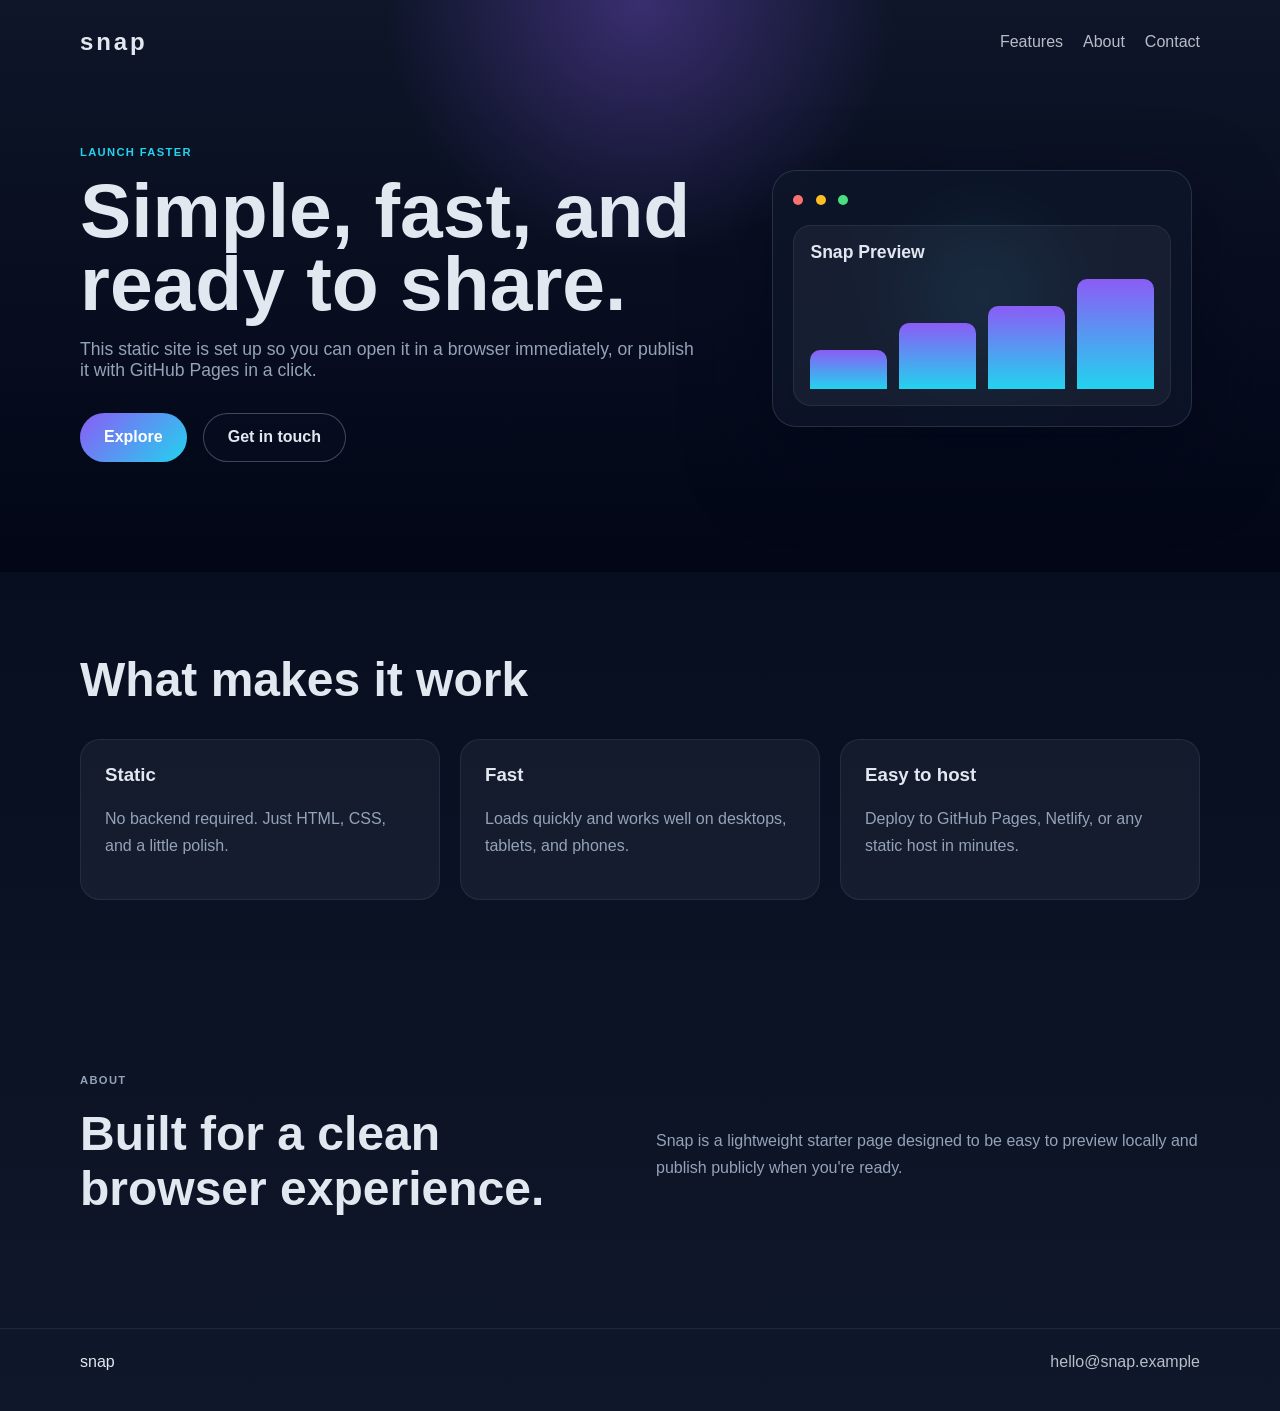
<file: index.html>
<!DOCTYPE html>
<html lang="en">
  <head>
    <meta charset="UTF-8" />
    <meta name="viewport" content="width=device-width, initial-scale=1.0" />
    <title>Snap</title>
    <meta
      name="description"
      content="Snap is a simple static site demo ready to view in a browser."
    />
    <link rel="stylesheet" href="styles.css" />
  </head>
  <body>
    <header class="hero">
      <nav class="nav container">
        <div class="brand">snap</div>
        <div class="nav-links">
          <a href="#features">Features</a>
          <a href="#about">About</a>
          <a href="#contact">Contact</a>
        </div>
      </nav>

      <div class="hero-content container">
        <div class="hero-text">
          <p class="eyebrow">Launch faster</p>
          <h1>Simple, fast, and ready to share.</h1>
          <p class="subtitle">
            This static site is set up so you can open it in a browser immediately,
            or publish it with GitHub Pages in a click.
          </p>
          <div class="actions">
            <a class="button primary" href="#features">Explore</a>
            <a class="button secondary" href="#contact">Get in touch</a>
          </div>
        </div>
        <div class="hero-card">
          <div class="card-glow"></div>
          <div class="mockup">
            <span class="dot red"></span>
            <span class="dot yellow"></span>
            <span class="dot green"></span>
            <div class="panel">
              <h3>Snap Preview</h3>
              <div class="bars">
                <span></span>
                <span></span>
                <span></span>
                <span></span>
              </div>
            </div>
          </div>
        </div>
      </div>
    </header>

    <main>
      <section id="features" class="features container">
        <h2>What makes it work</h2>
        <div class="feature-grid">
          <article>
            <h3>Static</h3>
            <p>No backend required. Just HTML, CSS, and a little polish.</p>
          </article>
          <article>
            <h3>Fast</h3>
            <p>Loads quickly and works well on desktops, tablets, and phones.</p>
          </article>
          <article>
            <h3>Easy to host</h3>
            <p>Deploy to GitHub Pages, Netlify, or any static host in minutes.</p>
          </article>
        </div>
      </section>

      <section id="about" class="about container">
        <div>
          <p class="eyebrow">About</p>
          <h2>Built for a clean browser experience.</h2>
        </div>
        <p>
          Snap is a lightweight starter page designed to be easy to preview locally
          and publish publicly when you're ready.
        </p>
      </section>
    </main>

    <footer id="contact" class="footer">
      <div class="container footer-inner">
        <span>snap</span>
        <a href="mailto:hello@snap.example">hello@snap.example</a>
      </div>
    </footer>
  </body>
</html>
</file>
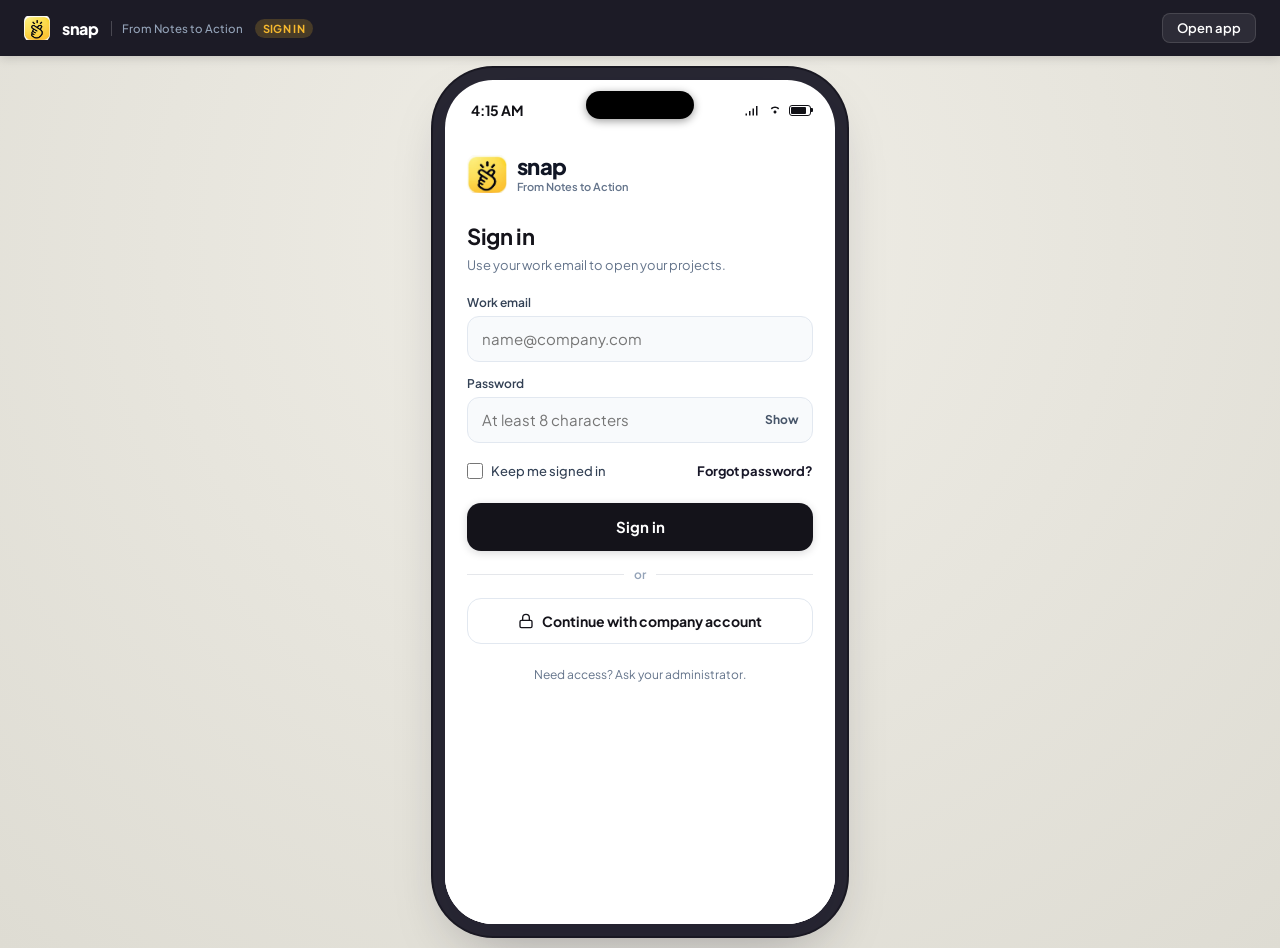
<file: login.html>
<!DOCTYPE html>
<html lang="en">
<head>
  <meta charset="UTF-8">
  <meta name="viewport" content="width=device-width, initial-scale=1.0, maximum-scale=1.0, user-scalable=no">
  <title>snap · Sign in</title>
  <link rel="icon" type="image/png" href="snap-logo.png">
  <link rel="preconnect" href="https://fonts.googleapis.com">
  <link rel="preconnect" href="https://fonts.gstatic.com" crossorigin>
  <link href="https://fonts.googleapis.com/css2?family=Plus+Jakarta+Sans:wght@400;500;600;700;800&display=swap" rel="stylesheet">
  <link rel="stylesheet" href="style.css">
  <link rel="stylesheet" href="login.css">
</head>
<body>

  <header class="desktop-toolbar">
    <div class="toolbar-brand">
      <span class="toolbar-logo">
        <img src="snap-logo.png" alt="snap logo" class="toolbar-logo-img">
      </span>
      <span class="toolbar-title">snap</span>
      <span class="toolbar-tagline">From Notes to Action</span>
      <span class="toolbar-badge">Sign in</span>
    </div>
    <div class="toolbar-actions">
      <a class="tool-btn" href="index.html">Open app</a>
    </div>
  </header>

  <main class="app-viewport-wrapper">
    <div class="device-frame" id="deviceFrame">
      <div class="frame-notch-wrapper">
        <div class="dynamic-island"></div>
      </div>

      <div class="phone-screen" id="phoneScreen">
        <div class="status-bar" id="statusBar">
          <span class="status-time" id="statusClock">9:41</span>
          <div class="status-icons">
            <svg class="status-icon" width="17" height="11" viewBox="0 0 17 11" fill="currentColor" aria-hidden="true">
              <path d="M1.5 8.5H3V10.5H1.5V8.5ZM5 6H6.5V10.5H5V6ZM8.5 3.5H10V10.5H8.5V3.5ZM12 1H13.5V10.5H12V1Z"/>
            </svg>
            <svg class="status-icon" width="16" height="12" viewBox="0 0 16 12" fill="currentColor" aria-hidden="true">
              <path d="M8 9.5C8.82843 9.5 9.5 8.82843 9.5 8C9.5 7.17157 8.82843 6.5 8 6.5C7.17157 6.5 6.5 7.17157 6.5 8C6.5 8.82843 7.17157 9.5 8 9.5Z"/>
              <path d="M4.9 5.4C5.7 4.6 6.8 4.1 8 4.1C9.2 4.1 10.3 4.6 11.1 5.4L12.2 4.3C11.1 3.2 9.6 2.5 8 2.5C6.4 2.5 4.9 3.2 3.8 4.3L4.9 5.4Z"/>
            </svg>
            <div class="battery-indicator" aria-hidden="true">
              <div class="battery-level"></div>
            </div>
          </div>
        </div>

        <div class="screen-scroll-container">
          <section class="login-screen">
            <div class="login-brand">
              <img src="snap-logo.png" alt="">
              <div>
                <span class="login-brand-name">snap</span>
                <span class="login-brand-tag">From Notes to Action</span>
              </div>
            </div>

            <div class="login-panel" id="signInPanel">
              <h1 class="login-title">Sign in</h1>
              <p class="login-lead">Use your work email to open your projects.</p>

              <form id="signInForm" novalidate>
                <div class="login-field">
                  <label for="workEmail">Work email</label>
                  <input id="workEmail" name="email" type="email" inputmode="email" autocomplete="username" autocapitalize="none" spellcheck="false" placeholder="name@company.com" required>
                  <p class="login-error" id="emailError" role="alert"></p>
                </div>

                <div class="login-field has-toggle">
                  <div class="login-label-row">
                    <label for="workPassword">Password</label>
                  </div>
                  <div class="login-control">
                    <input id="workPassword" name="password" type="password" autocomplete="current-password" placeholder="At least 8 characters" minlength="8" required>
                    <button type="button" class="login-reveal" id="togglePassword" aria-pressed="false" aria-controls="workPassword">Show</button>
                  </div>
                  <p class="login-error" id="passwordError" role="alert"></p>
                </div>

                <div class="login-row">
                  <label class="login-check">
                    <input type="checkbox" id="keepSignedIn" name="remember">
                    <span>Keep me signed in</span>
                  </label>
                  <button type="button" class="login-text-btn" id="forgotPasswordBtn">Forgot password?</button>
                </div>

                <button type="submit" class="login-submit" id="signInBtn">Sign in</button>
              </form>

              <div class="login-split" aria-hidden="true">or</div>

              <button type="button" class="login-sso" id="ssoBtn">
                <svg width="16" height="16" viewBox="0 0 24 24" fill="none" stroke="currentColor" stroke-width="2" aria-hidden="true">
                  <rect x="3" y="11" width="18" height="11" rx="2"></rect>
                  <path d="M7 11V7a5 5 0 0 1 10 0v4"></path>
                </svg>
                Continue with company account
              </button>

              <p class="login-footnote">Need access? Ask your administrator.</p>
            </div>

            <div class="login-panel" id="resetPanel" hidden>
              <button type="button" class="login-back" id="backToSignIn">
                <svg width="16" height="16" viewBox="0 0 24 24" fill="none" stroke="currentColor" stroke-width="2.4" aria-hidden="true"><polyline points="15 18 9 12 15 6"></polyline></svg>
                Back
              </button>
              <h1 class="login-title">Reset password</h1>
              <p class="login-lead">Enter your work email. If an account exists, we will send a reset link.</p>

              <form id="resetForm" novalidate>
                <div class="login-field">
                  <label for="resetEmail">Work email</label>
                  <input id="resetEmail" name="email" type="email" inputmode="email" autocomplete="username" autocapitalize="none" spellcheck="false" placeholder="name@company.com" required>
                  <p class="login-error" id="resetEmailError" role="alert"></p>
                </div>
                <button type="submit" class="login-submit" id="resetBtn">Send reset link</button>
              </form>

              <p class="login-note" id="resetNote" hidden></p>
            </div>
          </section>
        </div>
      </div>
    </div>
  </main>

  <script>
    const emailPattern = /^[^\s@]+@[^\s@]+\.[^\s@]+$/;

    const signInPanel = document.getElementById('signInPanel');
    const resetPanel = document.getElementById('resetPanel');
    const signInForm = document.getElementById('signInForm');
    const resetForm = document.getElementById('resetForm');
    const emailInput = document.getElementById('workEmail');
    const passwordInput = document.getElementById('workPassword');
    const emailError = document.getElementById('emailError');
    const passwordError = document.getElementById('passwordError');
    const resetEmail = document.getElementById('resetEmail');
    const resetEmailError = document.getElementById('resetEmailError');
    const resetNote = document.getElementById('resetNote');
    const signInBtn = document.getElementById('signInBtn');
    const togglePassword = document.getElementById('togglePassword');

    function setError(input, node, message) {
      node.textContent = message;
      input.setAttribute('aria-invalid', message ? 'true' : 'false');
      if (message) input.setAttribute('aria-describedby', node.id);
      else input.removeAttribute('aria-describedby');
    }

    function validEmail(value) {
      return emailPattern.test(value.trim());
    }

    function enterApp() {
      window.location.href = 'index.html';
    }

    togglePassword.addEventListener('click', () => {
      const hidden = passwordInput.type === 'password';
      passwordInput.type = hidden ? 'text' : 'password';
      togglePassword.textContent = hidden ? 'Hide' : 'Show';
      togglePassword.setAttribute('aria-pressed', hidden ? 'true' : 'false');
      togglePassword.setAttribute('aria-label', hidden ? 'Hide password' : 'Show password');
    });

    signInForm.addEventListener('submit', (event) => {
      event.preventDefault();
      const email = emailInput.value.trim();
      const password = passwordInput.value;
      let ok = true;

      if (!email) {
        setError(emailInput, emailError, 'Enter your work email.');
        ok = false;
      } else if (!validEmail(email)) {
        setError(emailInput, emailError, 'Enter a valid email address.');
        ok = false;
      } else {
        setError(emailInput, emailError, '');
      }

      if (!password) {
        setError(passwordInput, passwordError, 'Enter your password.');
        ok = false;
      } else if (password.length < 8) {
        setError(passwordInput, passwordError, 'Use at least 8 characters.');
        ok = false;
      } else {
        setError(passwordInput, passwordError, '');
      }

      if (!ok) return;
      signInBtn.disabled = true;
      signInBtn.textContent = 'Signing in';
      window.setTimeout(enterApp, 350);
    });

    document.getElementById('ssoBtn').addEventListener('click', () => {
      document.getElementById('ssoBtn').disabled = true;
      document.getElementById('ssoBtn').textContent = 'Opening company account';
      window.setTimeout(enterApp, 350);
    });

    document.getElementById('forgotPasswordBtn').addEventListener('click', () => {
      resetEmail.value = emailInput.value.trim();
      resetEmailError.textContent = '';
      resetNote.hidden = true;
      signInPanel.hidden = true;
      resetPanel.hidden = false;
      resetEmail.focus();
    });

    document.getElementById('backToSignIn').addEventListener('click', () => {
      resetPanel.hidden = true;
      signInPanel.hidden = false;
      emailInput.focus();
    });

    resetForm.addEventListener('submit', (event) => {
      event.preventDefault();
      const email = resetEmail.value.trim();
      if (!email) {
        setError(resetEmail, resetEmailError, 'Enter your work email.');
        resetNote.hidden = true;
        return;
      }
      if (!validEmail(email)) {
        setError(resetEmail, resetEmailError, 'Enter a valid email address.');
        resetNote.hidden = true;
        return;
      }
      setError(resetEmail, resetEmailError, '');
      resetNote.hidden = false;
      resetNote.textContent = 'If an account exists for this email, a reset link is on its way.';
    });

    const clock = document.getElementById('statusClock');
    const paintClock = () => {
      const now = new Date();
      clock.textContent = now.toLocaleTimeString([], { hour: 'numeric', minute: '2-digit' });
    };
    paintClock();
    window.setInterval(paintClock, 30000);
  </script>
</body>
</html>
</file>
<file: styles.css>
:root {
  --bg: #0f172a;
  --panel: rgba(15, 23, 42, 0.78);
  --panel-soft: rgba(148, 163, 184, 0.08);
  --text: #e2e8f0;
  --muted: #94a3b8;
  --primary: #8b5cf6;
  --primary-2: #22d3ee;
  --white: #ffffff;
}

* {
  box-sizing: border-box;
}

html {
  scroll-behavior: smooth;
}

body {
  margin: 0;
  font-family: Arial, Helvetica, sans-serif;
  background: linear-gradient(180deg, #020817 0%, #0f172a 100%);
  color: var(--text);
}

img {
  max-width: 100%;
  display: block;
}

.container {
  width: min(1120px, calc(100% - 2rem));
  margin: 0 auto;
}

.hero {
  padding: 1.25rem 0 4rem;
  background: radial-gradient(circle at top, rgba(139, 92, 246, 0.35), transparent 30%),
    linear-gradient(180deg, rgba(15, 23, 42, 0.9), rgba(2, 6, 23, 1));
}

.nav {
  display: flex;
  align-items: center;
  justify-content: space-between;
  gap: 1rem;
  padding: 0.5rem 0 2rem;
}

.brand {
  font-size: 1.5rem;
  font-weight: 700;
  letter-spacing: 0.12em;
  text-transform: lowercase;
}

.nav-links {
  display: flex;
  gap: 1.25rem;
}

.nav-links a,
.footer a {
  color: var(--text);
  text-decoration: none;
  opacity: 0.8;
}

.hero-content {
  display: grid;
  grid-template-columns: 1.2fr 0.8fr;
  gap: 2rem;
  align-items: center;
  min-height: 420px;
}

.eyebrow {
  color: var(--primary-2);
  text-transform: uppercase;
  letter-spacing: 0.12em;
  font-size: 0.7rem;
  font-weight: 700;
  margin-bottom: 1rem;
}

h1 {
  font-size: clamp(2.5rem, 6vw, 5rem);
  line-height: 0.95;
  margin: 0;
}

.subtitle {
  max-width: 620px;
  color: var(--muted);
  font-size: 1.1rem;
  margin: 1.2rem 0 0;
}

.actions {
  display: flex;
  gap: 1rem;
  margin-top: 2rem;
  flex-wrap: wrap;
}

.button {
  display: inline-flex;
  align-items: center;
  justify-content: center;
  padding: 0.9rem 1.5rem;
  border-radius: 999px;
  text-decoration: none;
  font-weight: 700;
  transition: transform 0.2s ease;
}

.button:hover {
  transform: translateY(-1px);
}

.button.primary {
  background: linear-gradient(135deg, var(--primary), var(--primary-2));
  color: var(--white);
}

.button.secondary {
  border: 1px solid rgba(148, 163, 184, 0.4);
  color: var(--text);
  background: rgba(15, 23, 42, 0.25);
}

.hero-card {
  position: relative;
  display: flex;
  justify-content: center;
}

.card-glow {
  position: absolute;
  inset: 10% 15% 10% 15%;
  background: radial-gradient(circle, rgba(34, 211, 238, 0.35), transparent 60%);
  filter: blur(30px);
}

.mockup {
  position: relative;
  width: min(100%, 420px);
  padding: 1.25rem;
  border-radius: 24px;
  border: 1px solid rgba(148, 163, 184, 0.2);
  background: rgba(15, 23, 42, 0.72);
  backdrop-filter: blur(12px);
  box-shadow: 0 30px 80px rgba(2, 6, 23, 0.6);
}

.dot {
  display: inline-block;
  width: 10px;
  height: 10px;
  border-radius: 50%;
  margin-right: 0.5rem;
}

.red { background: #f87171; }
.yellow { background: #fbbf24; }
.green { background: #4ade80; }

.panel {
  margin-top: 1rem;
  border-radius: 18px;
  background: rgba(148, 163, 184, 0.08);
  border: 1px solid rgba(148, 163, 184, 0.12);
  padding: 1rem;
}

.panel h3 {
  margin: 0 0 1rem;
  font-size: 1.1rem;
}

.bars {
  display: grid;
  grid-template-columns: repeat(4, minmax(0, 1fr));
  gap: 0.75rem;
  align-items: end;
  height: 110px;
}

.bars span {
  display: block;
  border-radius: 10px 10px 0 0;
  background: linear-gradient(180deg, var(--primary), var(--primary-2));
}

.bars span:nth-child(1) { height: 35%; }
.bars span:nth-child(2) { height: 60%; }
.bars span:nth-child(3) { height: 75%; }
.bars span:nth-child(4) { height: 100%; }

.features,
.about {
  padding: 5rem 0;
}

.features h2,
.about h2 {
  font-size: clamp(2rem, 4vw, 3rem);
  margin: 0 0 2rem;
}

.feature-grid {
  display: grid;
  grid-template-columns: repeat(3, minmax(0, 1fr));
  gap: 1.25rem;
}

.feature-grid article {
  background: var(--panel-soft);
  border: 1px solid rgba(148, 163, 184, 0.12);
  border-radius: 20px;
  padding: 1.5rem;
}

.feature-grid h3 {
  margin-top: 0;
}

.feature-grid p,
.about p {
  color: var(--muted);
  line-height: 1.7;
}

.about {
  display: grid;
  grid-template-columns: 1fr 1fr;
  gap: 2rem;
  align-items: center;
}

.footer {
  border-top: 1px solid rgba(148, 163, 184, 0.12);
  padding: 1.5rem 0 2.5rem;
}

.footer-inner {
  display: flex;
  align-items: center;
  justify-content: space-between;
  gap: 1rem;
}

@media (max-width: 800px) {
  .hero-content,
  .about,
  .feature-grid {
    grid-template-columns: 1fr;
  }

  .nav {
    flex-direction: column;
  }

  .nav-links {
    flex-wrap: wrap;
    justify-content: center;
  }

  .footer-inner {
    flex-direction: column;
  }
}
</file>
<file: style.css>
/* ==========================================================================
   SNAP - Mobile Design System & Styles
   ========================================================================== */

:root {
  /* Core Brand Colors */
  --bg-app: #FFFFFF;
  --bg-card: #FFFFFF;
  --bg-hero: #FFF5D9;
  --accent-yellow: #F5B82E;
  --accent-yellow-dark: #DE9E16;
  --brand-navy: #181728;
  --brand-navy-hover: #26243D;
  --text-main: #14131A;
  --text-muted: #8E8D95;
  --text-dim: #A6A5AC;
  --border-subtle: #EFECE4;
  --divider-color: #F1EFE9;
  --icon-bg-gray: #F3F1EC;
  
  /* Status Colors */
  --status-green: #2CB67D;
  --status-green-bg: #EAFBF3;
  --status-orange: #F9802D;
  --status-orange-bg: #FFF3EB;
  --status-blue: #3A86FF;
  --status-blue-bg: #EEF4FF;

  /* Typography */
  --font-family: 'Plus Jakarta Sans', -apple-system, BlinkMacSystemFont, "Segoe UI", Roboto, sans-serif;
  
  /* Device Frame Dimensions */
  --phone-width: 390px;
  --phone-height: 844px;
  --phone-radius: 48px;
}

/* Reset & Box Sizing */
*, *::before, *::after {
  box-sizing: border-box;
  margin: 0;
  padding: 0;
  -webkit-tap-highlight-color: transparent;
}

body {
  font-family: var(--font-family);
  background: #E8E6DF;
  color: var(--text-main);
  min-height: 100vh;
  display: flex;
  flex-direction: column;
  overflow-x: hidden;
  -webkit-font-smoothing: antialiased;
  -moz-osx-font-smoothing: grayscale;
}

/* ==========================================================================
   Desktop Control Toolbar
   ========================================================================== */
.desktop-toolbar {
  height: 56px;
  background: #1C1B26;
  color: #FFFFFF;
  display: flex;
  align-items: center;
  justify-content: space-between;
  padding: 0 24px;
  z-index: 1000;
  box-shadow: 0 2px 10px rgba(0, 0, 0, 0.15);
  flex-shrink: 0;
}

.toolbar-brand {
  display: flex;
  align-items: center;
  gap: 12px;
}

.toolbar-logo {
  display: flex;
  align-items: center;
}

.toolbar-logo-img {
  width: 26px;
  height: 26px;
  border-radius: 6px;
  object-fit: contain;
  display: block;
}

.toolbar-title {
  font-weight: 800;
  font-size: 16px;
  letter-spacing: -0.3px;
  color: #FFFFFF;
}

.toolbar-tagline {
  font-size: 11.5px;
  font-weight: 500;
  color: #94A3B8;
  border-left: 1px solid rgba(255, 255, 255, 0.2);
  padding-left: 10px;
}

.toolbar-badge {
  background: rgba(245, 184, 46, 0.2);
  color: #F5B82E;
  font-size: 11px;
  font-weight: 700;
  padding: 3px 8px;
  border-radius: 20px;
  letter-spacing: 0.3px;
  text-transform: uppercase;
}

.toolbar-actions {
  display: flex;
  align-items: center;
  gap: 12px;
}

.tool-btn {
  display: inline-flex;
  align-items: center;
  gap: 8px;
  background: rgba(255, 255, 255, 0.08);
  border: 1px solid rgba(255, 255, 255, 0.12);
  color: #FFFFFF;
  font-family: var(--font-family);
  font-size: 13px;
  font-weight: 600;
  padding: 6px 14px;
  border-radius: 8px;
  cursor: pointer;
  transition: all 0.2s ease;
  text-decoration: none;
}

.tool-btn:hover {
  background: rgba(255, 255, 255, 0.16);
  border-color: rgba(255, 255, 255, 0.25);
  transform: translateY(-1px);
}

.active-status-pill {
  display: flex;
  align-items: center;
  gap: 8px;
  font-size: 12px;
  color: #A5A4AF;
  padding-left: 8px;
  border-left: 1px solid rgba(255, 255, 255, 0.15);
}

.pulse-dot {
  width: 8px;
  height: 8px;
  background: #2CB67D;
  border-radius: 50%;
  box-shadow: 0 0 0 0 rgba(44, 182, 125, 0.7);
  animation: pulse 2s infinite;
}

@keyframes pulse {
  0% { box-shadow: 0 0 0 0 rgba(44, 182, 125, 0.7); }
  70% { box-shadow: 0 0 0 7px rgba(44, 182, 125, 0); }
  100% { box-shadow: 0 0 0 0 rgba(44, 182, 125, 0); }
}

/* ==========================================================================
   Viewport Container & Device Frame
   ========================================================================== */
.app-viewport-wrapper {
  flex: 1;
  display: flex;
  align-items: center;
  justify-content: center;
  padding: 24px;
  background: radial-gradient(circle at 50% 20%, #F0EEE7 0%, #DEDCD3 100%);
  overflow-y: auto;
}

/* Realistic Phone Frame */
.device-frame {
  width: var(--phone-width);
  height: var(--phone-height);
  background: #1C1B24;
  border-radius: var(--phone-radius);
  box-shadow: 
    0 25px 60px -15px rgba(24, 23, 40, 0.4),
    0 0 0 12px #282733,
    0 0 0 14px #1A1923;
  position: relative;
  overflow: hidden;
  display: flex;
  flex-direction: column;
  transition: all 0.3s cubic-bezier(0.2, 0.8, 0.2, 1);
}

/* Frame Notch / Dynamic Island */
.frame-notch-wrapper {
  position: absolute;
  top: 11px;
  left: 0;
  right: 0;
  display: flex;
  justify-content: center;
  z-index: 99;
  pointer-events: none;
}

.dynamic-island {
  width: 108px;
  height: 28px;
  background: #000000;
  border-radius: 20px;
  box-shadow: 0 2px 8px rgba(0,0,0,0.4);
}

/* Toggle Fluid Mode (Borderless) */
.device-frame.fluid-mode {
  width: 100%;
  max-width: 480px;
  height: 92vh;
  box-shadow: 0 10px 40px rgba(0, 0, 0, 0.12);
  border-radius: 28px;
}

.device-frame.fluid-mode .frame-notch-wrapper {
  display: none;
}

/* Screen Shell */
.phone-screen {
  flex: 1;
  background: var(--bg-app);
  display: flex;
  flex-direction: column;
  position: relative;
  overflow: hidden;
}

/* Status Bar */
.status-bar {
  height: 48px;
  padding: 12px 24px 0 26px;
  display: flex;
  justify-content: space-between;
  align-items: center;
  font-size: 14px;
  font-weight: 700;
  color: #111116;
  z-index: 50;
  flex-shrink: 0;
}

.status-time {
  letter-spacing: -0.2px;
}

.status-icons {
  display: flex;
  align-items: center;
  gap: 6px;
}

.battery-indicator {
  width: 22px;
  height: 11px;
  border: 1.5px solid currentColor;
  border-radius: 3px;
  padding: 1px;
  position: relative;
}

.battery-indicator::after {
  content: "";
  position: absolute;
  right: -3px;
  top: 2.5px;
  width: 2px;
  height: 4px;
  background: currentColor;
  border-radius: 0 1px 1px 0;
}

.battery-level {
  width: 82%;
  height: 100%;
  background: currentColor;
  border-radius: 1px;
}

/* Scroll Container */
.screen-scroll-container {
      background-color: white !important;
  flex: 1;
  overflow-y: auto;
  overflow-x: hidden;
  position: relative;
  -webkit-overflow-scrolling: touch;
}

.screen-scroll-container::-webkit-scrollbar {
  display: none;
}

/* ==========================================================================
   Home View Layout
   ========================================================================== */
.view-tab {
  display: none;
  padding: 12px 16px 20px;
  animation: fadeIn 0.25s ease-out;
}

.view-tab.active {
  display: block;
}

@keyframes fadeIn {
  from { opacity: 0; transform: translateY(6px); }
  to { opacity: 1; transform: translateY(0); }
}

/* App Header */
.app-header {
  display: flex;
  align-items: center;
  justify-content: space-between;
  margin-bottom: 10px;
  gap: 8px;
}

.header-left {
  display: flex;
  align-items: center;
  gap: 8px;
}

.header-right {
  display: flex;
  align-items: center;
  gap: 8px;
}

.drawer-hamburger-btn {
  width: 38px;
  height: 38px;
  border-radius: 12px;
  background: #F4F2EC;
  border: 1px solid rgba(0, 0, 0, 0.04);
  color: #14131A;
  display: flex;
  align-items: center;
  justify-content: center;
  cursor: pointer;
  transition: all 0.18s cubic-bezier(0.2, 0.8, 0.2, 1);
  box-shadow: 0 1px 3px rgba(0, 0, 0, 0.03);
}

.drawer-hamburger-btn:hover {
  background: #ECE8E0;
  transform: translateY(-1px);
}

.drawer-hamburger-btn:active {
  transform: scale(0.92);
}

.brand-container {
  display: flex;
  align-items: center;
  gap: 9px;
}

.snap-logo-icon {
  display: flex;
  align-items: center;
  justify-content: center;
  filter: drop-shadow(0 2px 6px rgba(255, 184, 0, 0.4));
  flex-shrink: 0;
}

.snap-brand-logo-img {
  width: 34px;
  height: 34px;
  border-radius: 9px;
  object-fit: contain;
  display: block;
}

.snap-brand-text-wrap {
  display: flex;
  flex-direction: column;
  justify-content: center;
  line-height: 1;
}

.snap-brand-text {
  font-size: 21px;
  font-weight: 800;
  letter-spacing: -0.6px;
  color: #111625;
  line-height: 1;
}

.snap-brand-tagline {
  font-size: 7.5px;
  font-weight: 600;
  color: #64748B;
  letter-spacing: 0.1px;
  margin-top: 2px;
  white-space: nowrap;
}

.profile-avatar-btn {
  width: 36px;
  height: 36px;
  border-radius: 50%;
  background: var(--brand-navy);
  color: #FFFFFF;
  border: none;
  font-family: var(--font-family);
  font-weight: 700;
  font-size: 15px;
  display: flex;
  align-items: center;
  justify-content: center;
  cursor: pointer;
  box-shadow: 0 2px 8px rgba(24, 23, 40, 0.16);
  transition: transform 0.15s ease;
  flex-shrink: 0;
}

.profile-avatar-btn:active {
  transform: scale(0.94);
}

/* Greeting Section */
.greeting-section {
  margin-bottom: 20px;
}

.greeting-title {
  font-size: 32px;
  font-weight: 800;
  line-height: 1.14;
  letter-spacing: -0.7px;
  color: var(--brand-navy);
  margin-bottom: 6px;
}

.greeting-date {
  font-size: 15px;
  font-weight: 500;
  color: var(--text-muted);
}

/* Hero Action Card: "Start your day" (Minimal & Compact) */
.hero-card {
  background: #FBF6E4;
  border: none;
  border-radius: 18px;
  padding: 18px 18px 16px;
  position: relative;
  overflow: hidden;
  box-shadow: none;
  margin-bottom: 22px;
}

.hero-note-tab {
  position: absolute;
  top: -16px;
  right: 28px;
  width: 46px;
  height: 34px;
  background: #F6C83A;
  border-radius: 7px;
  transform: rotate(14deg);
  z-index: 1;
  box-shadow: 0 1px 0 rgba(180, 130, 10, 0.18);
}

.hero-card:hover {
  transform: none;
}

.hero-card-content {
  position: relative;
  z-index: 2;
}

.hero-card-title {
  font-size: 17px;
  font-weight: 800;
  letter-spacing: -0.35px;
  color: #1A1D27;
  margin: 0 0 6px;
  line-height: 1.25;
}

.hero-card-desc {
  margin: 0 0 16px;
  max-width: none;
  font-size: 13.5px;
  font-weight: 500;
  line-height: 1.45;
  letter-spacing: -0.1px;
  color: #6B6578;
}

.hero-card-actions {
  display: flex;
  flex-direction: column;
  gap: 8px;
  width: 100%;
}

.hero-card-actions .primary-pill-btn,
.hero-card-actions .checkout-pill-btn {
  width: 100%;
  border-radius: 14px;
  padding: 13px 16px;
  font-size: 15px;
  font-weight: 700;
  letter-spacing: -0.2px;
  box-shadow: none;
}

.hero-card-actions .primary-pill-btn {
  background: #16141C;
}

.hero-card-actions .primary-pill-btn:hover {
  background: #2A2733;
}

.checkout-pill-btn {
  display: inline-flex;
  align-items: center;
  justify-content: center;
  gap: 8px;
  border: 1.5px solid #DC2626;
  background: #FFFFFF;
  color: #DC2626;
  font-family: inherit;
  font-size: 14px;
  font-weight: 700;
  padding: 12px 18px;
  border-radius: 999px;
  cursor: pointer;
  transition: background 0.15s, color 0.15s, border-color 0.15s;
}

.checkout-pill-btn:hover {
  background: #FEF2F2;
  border-color: #B91C1C;
  color: #B91C1C;
}

.checkout-pill-btn.hidden,
.primary-pill-btn.hidden {
  display: none !important;
}

.hero-card.is-checked-in {
  background: #FBF6E4;
}

/* Site row stays in the markup for check-in state; the card no longer shows it */
.hero-card .hero-site-reached-tag {
  display: none;
}

/* Minimal Reached Site Tag */
.hero-site-reached-tag {
  display: flex;
  align-items: center;
  gap: 6px;
  background: rgba(255, 255, 255, 0.82);
  border: 1px solid rgba(20, 19, 26, 0.06);
  padding: 7px 10px;
  border-radius: 999px;
  margin: 0 0 8px;
  cursor: pointer;
  width: 100%;
  box-sizing: border-box;
  user-select: none;
}

.hero-site-reached-tag:hover {
  background: rgba(20, 19, 26, 0.11);
  transform: translateY(-0.5px);
}

.live-dot-beacon {
  width: 8px;
  height: 8px;
  border-radius: 50%;
  background: #F5B400;
  box-shadow: none;
  flex-shrink: 0;
}

@keyframes siteBeaconPulse {
  0% { box-shadow: 0 0 0 0 rgba(16, 185, 129, 0.5); }
  70% { box-shadow: 0 0 0 5px rgba(16, 185, 129, 0); }
  100% { box-shadow: 0 0 0 0 rgba(16, 185, 129, 0); }
}

.site-tag-prefix,
.site-tag-name {
  font-size: 13px;
  font-weight: 600;
  color: #2A3142;
  letter-spacing: -0.2px;
}

.site-tag-prefix:empty {
  display: none;
}

.site-tag-prefix:not(:empty)::after {
  content: "·";
  margin-left: 6px;
  color: #8A8476;
  font-weight: 500;
}

.site-tag-name {
  flex: 1;
  min-width: 0;
  white-space: nowrap;
  overflow: hidden;
  text-overflow: ellipsis;
}

.site-tag-action {
  font-size: 12px;
  font-weight: 600;
  color: #7C7668;
  flex-shrink: 0;
}

.site-tag-arrow {
  color: #8C8674;
  margin-left: 2px;
}

.hero-card-desc:empty {
  display: none;
}

/* Primary Dark Pill Button */
.primary-pill-btn {
  background: #14131A;
  color: #FFFFFF;
  border: none;
  border-radius: 14px;
  padding: 10px 18px;
  font-family: var(--font-family);
  font-size: 13.5px;
  font-weight: 700;
  display: inline-flex;
  align-items: center;
  justify-content: center;
  gap: 8px;
  cursor: pointer;
  box-shadow: 0 2px 8px rgba(20, 19, 26, 0.16);
  transition: all 0.15s ease;
  width: 100%;
}

.primary-pill-btn:hover {
  background: #232231;
}

.primary-pill-btn:active {
  transform: scale(0.98);
}

.btn-icon {
  stroke-width: 2.2;
}

/* Project geo-fence / check-in lock — dim unaccessed sites */
.project-web-card.project-locked {
  opacity: 0.55;
  filter: grayscale(0.35);
  border-color: #D1D5DB;
  background: #F3F4F6;
  box-shadow: none;
}

.project-web-card.project-locked:hover {
  opacity: 0.72;
  filter: grayscale(0.2);
  border-color: #F59E0B;
  background: #FFFBEB;
}

.project-web-card.project-geofenced:not(.project-locked) {
  opacity: 1;
  filter: none;
  border-color: #A7F3D0;
  background: linear-gradient(180deg, #ECFDF5 0%, #FFFFFF 42%);
}

.project-folder-badge.locked-badge {
  background: #9CA3AF !important;
}

.project-web-card.project-locked:hover .project-folder-badge.locked-badge {
  background: #D97706 !important;
}

.project-access-badge {
  display: flex;
  align-items: center;
  flex-wrap: wrap;
  gap: 6px;
  margin: 0 0 10px 0;
  padding: 7px 10px;
  border-radius: 8px;
  font-size: 11px;
  font-weight: 700;
}

.project-access-badge.locked {
  background: #E5E7EB;
  color: #4B5563;
  border: 1px solid #D1D5DB;
}

.project-web-card.project-locked:hover .project-access-badge.locked {
  background: #FEF3C7;
  color: #92400E;
  border-color: #FDE68A;
}

.project-access-badge.unlocked {
  background: #ECFDF5;
  color: #047857;
  border: 1px solid #A7F3D0;
}

.project-locked-label {
  display: inline-block;
  margin-left: 6px;
  font-size: 10px;
  font-weight: 800;
  letter-spacing: 0.02em;
  text-transform: uppercase;
  color: #6B7280;
  background: #E5E7EB;
  padding: 1px 6px;
  border-radius: 999px;
  vertical-align: middle;
}

.project-web-card.project-locked .project-card-name,
.project-web-card.project-locked .project-card-desc,
.project-web-card.project-locked .project-card-teamspace-role,
.project-web-card.project-locked .project-meta-item {
  color: #6B7280;
}

.project-access-badge .geo-dot {
  margin-left: auto;
  font-size: 10px;
  font-weight: 800;
  padding: 2px 7px;
  border-radius: 999px;
  background: #FFFFFF;
}

.project-access-badge .geo-dot.inside {
  color: #047857;
}

.project-access-badge .geo-dot.outside {
  color: #B45309;
}

.site-option-tags {
  display: flex;
  flex-wrap: wrap;
  gap: 6px;
  margin-top: 6px;
}

.site-geo-pill {
  font-size: 10px;
  font-weight: 800;
  padding: 2px 7px;
  border-radius: 999px;
}

.site-geo-pill.inside {
  background: #D1FAE5;
  color: #047857;
}

.site-geo-pill.outside {
  background: #FEF3C7;
  color: #B45309;
}

.site-lock-note {
  font-size: 10px;
  font-weight: 700;
  color: #64748B;
}

.project-geo-lock-banner {
  display: flex;
  align-items: center;
  justify-content: space-between;
  gap: 10px;
  margin: 0 12px 8px;
  padding: 10px 12px;
  background: #FEF3C7;
  border: 1px solid #FDE68A;
  border-radius: 12px;
}

.project-geo-lock-banner.hidden {
  display: none;
}

.geo-lock-banner-left {
  display: flex;
  align-items: flex-start;
  gap: 8px;
  min-width: 0;
}

.geo-lock-icon {
  font-size: 16px;
  line-height: 1.2;
}

.geo-lock-banner-left strong {
  display: block;
  font-size: 12.5px;
  color: #92400E;
}

.geo-lock-banner-left p {
  margin: 2px 0 0;
  font-size: 11px;
  color: #A16207;
  line-height: 1.35;
}

.geo-lock-checkin-btn {
  flex-shrink: 0;
  border: none;
  background: #92400E;
  color: #FFFFFF;
  font-family: inherit;
  font-size: 11.5px;
  font-weight: 700;
  padding: 7px 10px;
  border-radius: 999px;
  cursor: pointer;
}

/* Visual-only lock hint — never block pointer events (that froze the whole app) */
.mobile-proj-scroll-body.actions-locked {
  position: relative;
  opacity: 0.72;
  filter: grayscale(0.08);
}

.geo-checkin-sheet .sheet-body {
  display: flex;
  flex-direction: column;
  gap: 12px;
}

.geo-gate-meta-card {
  background: #F8FAFC;
  border: 1px solid #E2E8F0;
  border-radius: 12px;
  padding: 10px 12px;
}

.geo-gate-meta-row {
  display: flex;
  justify-content: space-between;
  gap: 10px;
  padding: 6px 0;
}

.geo-gate-meta-row + .geo-gate-meta-row {
  border-top: 1px solid #E2E8F0;
}

.geo-meta-label {
  font-size: 12px;
  color: #64748B;
  font-weight: 600;
}

.geo-meta-value {
  font-size: 12.5px;
  color: #0F172A;
  font-weight: 700;
  text-align: right;
}

.geo-gate-status-banner {
  display: flex;
  align-items: flex-start;
  gap: 10px;
  padding: 12px;
  border-radius: 12px;
  background: #ECFDF5;
  border: 1px solid #A7F3D0;
}

.geo-gate-status-banner.outside {
  background: #FEF3C7;
  border-color: #FDE68A;
}

.geo-status-pulse {
  width: 10px;
  height: 10px;
  margin-top: 4px;
  border-radius: 50%;
  background: #10B981;
  box-shadow: 0 0 0 4px rgba(16, 185, 129, 0.2);
  flex-shrink: 0;
}

.geo-gate-status-banner.outside .geo-status-pulse {
  background: #F59E0B;
  box-shadow: 0 0 0 4px rgba(245, 158, 11, 0.22);
}

.geo-gate-status-banner strong {
  display: block;
  font-size: 13px;
  color: #065F46;
}

.geo-gate-status-banner.outside strong {
  color: #92400E;
}

.geo-gate-status-banner p {
  margin: 3px 0 0;
  font-size: 12px;
  color: #047857;
  line-height: 1.35;
}

.geo-gate-status-banner.outside p {
  color: #A16207;
}

.secondary-outline-btn {
  border: 1.5px solid #CBD5E1;
  background: #FFFFFF;
  color: #334155;
  font-family: inherit;
  font-size: 13px;
  font-weight: 700;
  padding: 11px 14px;
  border-radius: 999px;
  cursor: pointer;
}

.secondary-outline-btn:hover {
  background: #F8FAFC;
}

.primary-pill-btn.is-disabled,
.primary-pill-btn:disabled {
  opacity: 0.55;
  cursor: not-allowed;
}

#geoCheckInModal,
#arriveSiteModal {
  z-index: 120;
}

/* Active Check-in Banner (shown after user arrives) */
.active-checkin-banner {
  background: #EAF8F1;
  border: 1px solid rgba(44, 182, 125, 0.25);
  border-radius: 14px;
  padding: 10px 14px;
  display: flex;
  align-items: center;
  gap: 10px;
  margin-bottom: 12px;
  animation: slideDown 0.25s ease;
}

.active-checkin-banner.hidden {
  display: none;
}

@keyframes slideDown {
  from { opacity: 0; transform: translateY(-10px); }
  to { opacity: 1; transform: translateY(0); }
}

.banner-status-badge {
  display: flex;
  align-items: center;
  gap: 5px;
  font-size: 10.5px;
  font-weight: 800;
  background: #2E7D32;
  color: #FFFFFF;
  padding: 4px 8px;
  border-radius: 12px;
  letter-spacing: 0.5px;
}

.live-indicator {
  width: 6px;
  height: 6px;
  background: #FFFFFF;
  border-radius: 50%;
  animation: blink 1.2s infinite;
}

@keyframes blink {
  0%, 100% { opacity: 1; }
  50% { opacity: 0.3; }
}

.banner-info {
  flex: 1;
}

.banner-site-name {
  font-size: 14px;
  font-weight: 700;
  color: #1B5E20;
}

.banner-site-meta {
  font-size: 12px;
  color: #388E3C;
}

.banner-action-btn {
  background: #FFFFFF;
  border: 1px solid #A5D6A7;
  color: #2E7D32;
  font-size: 12px;
  font-weight: 700;
  padding: 6px 10px;
  border-radius: 10px;
  cursor: pointer;
}

/* ==========================================================================
   WORKSPACE Section
   ========================================================================== */
.workspace-section {
  margin-bottom: 20px;
}

.section-label-header {
  margin-bottom: 12px;
  padding-left: 2px;
}

.section-label {
  font-size: 13px;
  font-weight: 800;
  letter-spacing: 0.8px;
  color: var(--text-dim);
}

/* Workspace Card Container */
.workspace-card-list {
  background: var(--bg-card);
  border-radius: 22px;
  border: 1px solid rgba(0, 0, 0, 0.04);
  box-shadow: 0 4px 20px rgba(0, 0, 0, 0.03);
  overflow: hidden;
}

.workspace-row-btn {
  width: 100%;
  background: transparent;
  border: none;
  display: flex;
  align-items: center;
  padding: 16px 18px;
  text-align: left;
  cursor: pointer;
  transition: background 0.15s ease;
  font-family: var(--font-family);
}

.workspace-row-btn:hover {
  background: #FDFCF9;
}

.workspace-row-btn:active {
  background: #F7F5EE;
}

/* Icon Squircle */
.row-icon-box {
  width: 44px;
  height: 44px;
  border-radius: 14px;
  background: var(--icon-bg-gray);
  display: flex;
  align-items: center;
  justify-content: center;
  color: var(--brand-navy);
  flex-shrink: 0;
  margin-right: 16px;
  transition: transform 0.15s ease;
}

.workspace-row-btn:hover .row-icon-box {
  transform: scale(1.05);
}

.row-text-content {
  flex: 1;
  display: flex;
  flex-direction: column;
  gap: 2px;
}

.row-title {
  font-size: 17px;
  font-weight: 700;
  color: var(--brand-navy);
  letter-spacing: -0.2px;
}

.row-subtitle {
  font-size: 13.5px;
  font-weight: 500;
  color: var(--text-muted);
}

.row-arrow {
  color: #C3C2CA;
  display: flex;
  align-items: center;
  justify-content: center;
  transition: transform 0.15s ease, color 0.15s ease;
}

.workspace-row-btn:hover .row-arrow {
  color: var(--brand-navy);
  transform: translateX(2px);
}

.row-separator {
  height: 1px;
  background: var(--divider-color);
  margin-left: 78px;
}

/* Spacer for screen bottoms */
.bottom-scroll-spacer {
  height: 24px;
}

/* ==========================================================================
   Floating Bottom Navigation Dock (Hidden Globally)
   ========================================================================== */
.bottom-dock-nav {
  display: none !important;
}

.dock-tab-btn {
  background: transparent;
  border: none;
  cursor: pointer;
  display: flex;
  align-items: center;
  justify-content: center;
  padding: 6px;
}

.dock-icon-wrapper {
  width: 48px;
  height: 48px;
  border-radius: 16px;
  display: flex;
  align-items: center;
  justify-content: center;
  color: #8E8D96;
  transition: all 0.2s ease;
}

.dock-icon-wrapper.active-pill {
  background: #F1EFEA;
  color: var(--brand-navy);
}

.dock-tab-btn:hover .dock-icon-wrapper {
  color: var(--brand-navy);
}

/* Center Plus Action Button */
.dock-plus-btn {
  background: transparent;
  border: none;
  cursor: pointer;
  padding: 0 6px;
}

.dock-plus-box {
  width: 46px;
  height: 46px;
  background: var(--brand-navy);
  border-radius: 14px;
  display: flex;
  align-items: center;
  justify-content: center;
  color: #FFFFFF;
  box-shadow: 0 4px 12px rgba(24, 23, 40, 0.3);
  transition: transform 0.2s cubic-bezier(0.2, 0.8, 0.2, 1), background 0.2s ease;
}

.dock-plus-btn:hover .dock-plus-box {
  transform: scale(1.06);
  background: var(--brand-navy-hover);
}

.dock-plus-btn:active .dock-plus-box {
  transform: scale(0.94);
}

/* Home Indicator Pill (iOS Style) */
.home-indicator {
  position: absolute;
  bottom: 8px;
  left: 50%;
  transform: translateX(-50%);
  width: 134px;
  height: 4px;
  background: #000000;
  border-radius: 3px;
  opacity: 0.18;
  pointer-events: none;
}

/* ==========================================================================
   Sub-View Panels (Sites, Tasks, Notes, Settings)
   ========================================================================== */
.sub-view-panel {
  position: absolute;
  top: 0;
  left: 0;
  right: 0;
  bottom: 0;
  background: var(--bg-app);
  z-index: 60;
  padding: 16px 20px 80px 20px;
  overflow-y: auto;
  transform: translateX(100%);
  transition: transform 0.28s cubic-bezier(0.3, 0.8, 0.2, 1);
  display: flex;
  flex-direction: column;
}

.sub-view-panel.open {
  transform: translateX(0);
}

.subview-header {
  display: flex;
  align-items: center;
  justify-content: space-between;
  margin-bottom: 18px;
  padding-bottom: 12px;
  border-bottom: 1px solid var(--border-subtle);
}

.back-pill-btn {
  width: 36px;
  height: 36px;
  background: #FFFFFF;
  border: 1px solid rgba(0, 0, 0, 0.08);
  border-radius: 12px;
  padding: 0;
  display: inline-flex;
  align-items: center;
  justify-content: center;
  flex-shrink: 0;
  font-family: var(--font-family);
  color: var(--brand-navy);
  cursor: pointer;
  box-shadow: 0 2px 6px rgba(0, 0, 0, 0.03);
}

.back-pill-btn span {
  display: none;
}

.subview-header-spacer {
  width: 36px;
  height: 36px;
  flex-shrink: 0;
}

.subview-title {
  font-size: 18px;
  font-weight: 800;
  color: var(--brand-navy);
}

.subview-counter {
  font-size: 12px;
  font-weight: 700;
  color: var(--text-muted);
  background: #EFECE5;
  padding: 4px 10px;
  border-radius: 12px;
}

.add-mini-btn {
  width: 32px;
  height: 32px;
  border-radius: 50%;
  background: var(--brand-navy);
  color: #FFFFFF;
  border: none;
  display: flex;
  align-items: center;
  justify-content: center;
  cursor: pointer;
  box-shadow: 0 3px 8px rgba(24, 23, 40, 0.2);
}

.subview-desc {
  font-size: 13.5px;
  color: var(--text-muted);
  margin-bottom: 18px;
  line-height: 1.45;
}

/* SNAP Web-Adapted Projects Subview Styles */
.projects-subview-body {
  display: flex;
  flex-direction: column;
  gap: 12px;
}

.projects-subview-intro {
  margin-bottom: 2px;
}

/* Snaps gallery (web Snaps screen, mobile) */
.snaps-header .subview-title {
  flex: 1;
  text-align: left;
  margin-left: 8px;
}

#viewSnaps {
  overflow: hidden;
}

#viewSnaps .snaps-subview-body {
  flex: 1;
  min-height: 0;
  overflow-y: auto;
}

.snaps-new-btn {
  border: none;
  background: #111116;
  color: #FFFFFF;
  font-family: inherit;
  font-size: 12px;
  font-weight: 700;
  padding: 8px 10px;
  border-radius: 10px;
  cursor: pointer;
  white-space: nowrap;
  display: inline-flex;
  align-items: center;
  gap: 4px;
}

.new-snap-wrap {
  position: relative;
  flex-shrink: 0;
}

.new-snap-menu {
  position: absolute;
  top: calc(100% + 6px);
  right: 0;
  z-index: 8;
  width: 180px;
  background: #FFFFFF;
  border: 1px solid #E5E7EB;
  border-radius: 12px;
  box-shadow: 0 12px 32px rgba(15, 23, 42, 0.12);
  padding: 6px;
}

.new-snap-menu.hidden {
  display: none;
}

.new-snap-menu button {
  width: 100%;
  display: flex;
  align-items: center;
  gap: 10px;
  border: none;
  background: transparent;
  border-radius: 8px;
  padding: 10px 8px;
  font-family: inherit;
  font-size: 14px;
  font-weight: 600;
  color: #111827;
  cursor: pointer;
  text-align: left;
}

.new-snap-menu button:hover,
.new-snap-menu button:focus-visible {
  background: #F3F4F6;
}

.new-snap-ico {
  width: 28px;
  height: 28px;
  border-radius: 8px;
  background: #F8FAFC;
  color: #475569;
  display: inline-flex;
  align-items: center;
  justify-content: center;
  flex-shrink: 0;
}

.snaps-new-btn:hover {
  background: #25242C;
}

.project-docs-head {
  display: flex;
  align-items: flex-start;
  justify-content: space-between;
  gap: 10px;
  margin-bottom: 12px;
}

.project-docs-head .projects-page-subtitle {
  flex: 1;
  min-width: 0;
}

.project-docs .snaps-toolbar {
  margin-top: 10px;
}

.snaps-toolbar {
  display: flex;
  flex-wrap: wrap;
  gap: 8px;
  margin: 10px 0 12px;
}

.snaps-meta-row {
  display: flex;
  align-items: center;
  justify-content: space-between;
  margin-bottom: 12px;
}

.snaps-count {
  font-size: 13px;
  font-weight: 600;
  color: #64748B;
}

.snaps-view-toggle {
  display: flex;
  gap: 6px;
}

.snaps-view-btn {
  width: 32px;
  height: 32px;
  border-radius: 50%;
  border: none;
  background: #E5E7EB;
  color: #475569;
  display: inline-flex;
  align-items: center;
  justify-content: center;
  cursor: pointer;
}

.snaps-view-btn.active {
  background: #111116;
  color: #FFFFFF;
}

.snaps-grid {
  display: grid;
  grid-template-columns: 1fr 1fr;
  gap: 12px;
}

.snaps-grid.is-list {
  grid-template-columns: 1fr;
}

.snap-card {
  display: flex;
  flex-direction: column;
  text-align: left;
  background: #FFFFFF;
  border: 1px solid #E5E7EB;
  border-radius: 14px;
  overflow: hidden;
  padding: 0;
  cursor: pointer;
  font-family: inherit;
  box-shadow: 0 1px 2px rgba(15, 23, 42, 0.04);
}

.snap-card:hover {
  border-color: #CBD5E1;
}

.snap-cover {
  position: relative;
  height: 92px;
  background: #22C55E;
  background-size: cover;
  background-position: center;
}

.snaps-grid.is-list .snap-cover {
  height: 140px;
}

.snap-cover.cover-green {
  background: #22C55E;
}

.snap-cover.cover-purple {
  background: #7C6BF2;
}

.snap-cover.cover-slate {
  background: #64748B;
}

.snap-type-badge {
  position: absolute;
  left: 10px;
  bottom: -14px;
  width: 32px;
  height: 32px;
  border-radius: 10px;
  background: #FFFFFF;
  border: 1px solid #E5E7EB;
  display: inline-flex;
  align-items: center;
  justify-content: center;
  box-shadow: 0 1px 2px rgba(15, 23, 42, 0.06);
}

.snap-card-body {
  padding: 20px 10px 10px;
  min-width: 0;
}

.snap-card-title {
  margin: 0;
  font-size: 13px;
  font-weight: 800;
  color: #0F172A;
  line-height: 1.3;
  white-space: nowrap;
  overflow: hidden;
  text-overflow: ellipsis;
}

.snap-card-sub {
  margin: 3px 0 8px;
  font-size: 11px;
  color: #64748B;
  line-height: 1.35;
  display: -webkit-box;
  -webkit-line-clamp: 2;
  -webkit-box-orient: vertical;
  overflow: hidden;
  min-height: 30px;
}

.snap-card-foot {
  display: flex;
  align-items: center;
  gap: 6px;
  min-width: 0;
}

.snap-owner {
  width: 22px;
  height: 22px;
  border-radius: 50%;
  background: #111827;
  color: #FFFFFF;
  font-size: 8px;
  font-weight: 800;
  display: inline-flex;
  align-items: center;
  justify-content: center;
  flex-shrink: 0;
}

.snap-edited {
  font-size: 10px;
  color: #94A3B8;
  white-space: nowrap;
  overflow: hidden;
  text-overflow: ellipsis;
  min-width: 0;
}

.snap-version {
  margin-left: auto;
  font-size: 10px;
  font-weight: 800;
  color: #334155;
  background: #F1F5F9;
  border-radius: 999px;
  padding: 2px 6px;
  flex-shrink: 0;
}

.snaps-empty {
  grid-column: 1 / -1;
  text-align: center;
  color: #64748B;
  font-size: 13px;
  padding: 24px 8px;
}

/* Snap document — mobile fit of the web MoM screen */
.snap-doc-panel {
  padding: 0;
  overflow: hidden;
  background: #F8FAFC;
  z-index: 70;
}

.snap-doc-bar {
  display: flex;
  align-items: center;
  gap: 6px;
  padding: 10px 10px 8px;
  background: #FFFFFF;
  border-bottom: 1px solid #E5E7EB;
  flex-shrink: 0;
}

.snap-doc-bar-title {
  flex: 1;
  min-width: 0;
  margin: 0;
  font-size: 13px;
  font-weight: 800;
  color: #0F172A;
  white-space: nowrap;
  overflow: hidden;
  text-overflow: ellipsis;
}

.snap-doc-icon-btn {
  width: 32px;
  height: 32px;
  border: none;
  border-radius: 8px;
  background: #F1F5F9;
  color: #0F172A;
  display: inline-flex;
  align-items: center;
  justify-content: center;
  cursor: pointer;
  flex-shrink: 0;
}

.snap-doc-timer {
  font-size: 11px;
  font-weight: 700;
  color: #475569;
  font-variant-numeric: tabular-nums;
  flex-shrink: 0;
}

.snap-doc-save {
  border: none;
  background: #111116;
  color: #FFFFFF;
  font-family: inherit;
  font-size: 11px;
  font-weight: 700;
  padding: 7px 8px;
  border-radius: 8px;
  cursor: pointer;
  flex-shrink: 0;
}

.snap-doc-search {
  padding: 8px 12px 0;
  background: #FFFFFF;
}

.snap-doc-search.hidden {
  display: none;
}

.snap-doc-search input {
  width: 100%;
  box-sizing: border-box;
  border: 1px solid #E2E8F0;
  border-radius: 10px;
  padding: 8px 10px;
  font-family: inherit;
  font-size: 13px;
}

.snap-doc-scroll {
  flex: 1;
  min-height: 0;
  overflow-y: auto;
  padding-bottom: 88px;
}

.snap-fab {
  position: absolute;
  inset: 0;
  z-index: 8;
  pointer-events: none;
}

.snap-fab[hidden] {
  display: none;
}

.snap-fab-backdrop {
  position: absolute;
  inset: 0;
  border: none;
  padding: 0;
  background: rgba(15, 23, 42, 0.72);
  backdrop-filter: blur(8px);
  -webkit-backdrop-filter: blur(8px);
  pointer-events: auto;
  cursor: pointer;
}

.snap-fab-backdrop[hidden] {
  display: none;
}

.snap-fab-menu {
  position: absolute;
  right: 16px;
  bottom: 84px;
  display: flex;
  flex-direction: column;
  align-items: flex-end;
  gap: 14px;
  pointer-events: auto;
}

.snap-fab-menu[hidden] {
  display: none;
}

.snap-fab-item {
  display: flex;
  align-items: center;
  gap: 12px;
  border: none;
  background: transparent;
  padding: 0;
  cursor: pointer;
}

.snap-fab-label {
  font-family: inherit;
  font-size: 13.5px;
  font-weight: 700;
  color: #FFFFFF;
  background: rgba(15, 23, 42, 0.55);
  padding: 5px 12px;
  border-radius: 20px;
  border: 1px solid rgba(255, 255, 255, 0.15);
  white-space: nowrap;
  letter-spacing: -0.2px;
  box-shadow: 0 4px 14px rgba(0, 0, 0, 0.25);
}

.snap-fab-ico {
  width: 50px;
  height: 50px;
  border-radius: 50%;
  display: inline-flex;
  align-items: center;
  justify-content: center;
  flex-shrink: 0;
}

.snap-fab-ico-teal {
  background: linear-gradient(135deg, #00F5D4 0%, #00BFA5 100%);
  color: #042F2E;
  box-shadow: 0 6px 20px rgba(0, 245, 212, 0.45);
}

.snap-fab-ico-blue {
  background: linear-gradient(135deg, #38BDF8 0%, #0284C7 100%);
  color: #FFFFFF;
  box-shadow: 0 6px 20px rgba(56, 189, 248, 0.45);
}

.snap-fab-ico-purple {
  background: linear-gradient(135deg, #A78BFA 0%, #7C3AED 100%);
  color: #FFFFFF;
  box-shadow: 0 6px 20px rgba(167, 139, 250, 0.45);
}

.snap-fab-btn {
  position: absolute;
  right: 16px;
  bottom: 18px;
  width: 54px;
  height: 54px;
  border: 2px solid rgba(255, 255, 255, 0.16);
  border-radius: 50%;
  background: #0F172A;
  color: #FFFFFF;
  display: inline-flex;
  align-items: center;
  justify-content: center;
  box-shadow: 0 8px 24px rgba(15, 23, 42, 0.35);
  cursor: pointer;
  pointer-events: auto;
  z-index: 2;
}

.snap-fab-plus,
.snap-fab-close {
  position: absolute;
}

.snap-fab-close {
  opacity: 0;
}

.snap-fab.is-open .snap-fab-btn {
  background: #FFFFFF;
  color: #0F172A;
  border-color: transparent;
  box-shadow: 0 6px 22px rgba(0, 0, 0, 0.3);
}

.snap-fab.is-open .snap-fab-plus {
  opacity: 0;
}

.snap-fab.is-open .snap-fab-close {
  opacity: 1;
}

.snap-doc-scroll.is-sheet,
.snap-doc-scroll.is-doc {
  padding-bottom: 0;
  overflow: hidden;
  display: flex;
  flex-direction: column;
  background: #FFFFFF;
}

.snap-doc-scroll.is-doc {
  overflow-y: auto;
}

.sheet-app {
  flex: 1;
  min-height: 0;
  display: flex;
  flex-direction: column;
  background: #FFFFFF;
}

.sheet-menubar {
  display: flex;
  align-items: center;
  gap: 12px;
  padding: 8px 12px 6px;
  border-bottom: 1px solid #EEF2F6;
}

.sheet-menu {
  border: none;
  background: transparent;
  font-family: inherit;
  font-size: 13px;
  font-weight: 700;
  color: #64748B;
  padding: 4px 0;
  cursor: pointer;
}

.sheet-menu.active {
  color: #2563EB;
}

.sheet-saved {
  margin-left: auto;
  font-size: 11px;
  color: #94A3B8;
  white-space: nowrap;
}

.sheet-formula {
  display: flex;
  align-items: center;
  gap: 8px;
  padding: 6px 10px;
  border-bottom: 1px solid #E5E7EB;
  background: #FAFBFC;
}

.sheet-ref {
  min-width: 36px;
  font-size: 12px;
  font-weight: 800;
  color: #334155;
}

.sheet-fx {
  font-size: 12px;
  font-style: italic;
  font-weight: 700;
  color: #64748B;
}

.sheet-formula input {
  flex: 1;
  min-width: 0;
  border: 1px solid #E2E8F0;
  border-radius: 6px;
  padding: 6px 8px;
  font-family: inherit;
  font-size: 13px;
  color: #0F172A;
}

.sheet-grid-scroll {
  flex: 1;
  min-height: 0;
  overflow: auto;
}

.sheet-grid {
  border-collapse: collapse;
  min-width: 640px;
  font-size: 12px;
}

.sheet-grid th,
.sheet-grid td {
  border: 1px solid #E5E7EB;
  height: 28px;
  min-width: 72px;
  padding: 0 6px;
  text-align: left;
  background: #FFFFFF;
  color: #0F172A;
  font-weight: 500;
}

.sheet-grid thead th,
.sheet-grid tbody th {
  background: #F8FAFC;
  color: #64748B;
  font-weight: 700;
  text-align: center;
  min-width: 28px;
  width: 28px;
  position: sticky;
}

.sheet-grid thead th {
  top: 0;
  z-index: 2;
}

.sheet-grid tbody th {
  left: 0;
  z-index: 1;
}

.sheet-corner {
  z-index: 3;
  left: 0;
}

.sheet-grid th.is-active-col,
.sheet-grid th.is-active-row {
  background: #DBEAFE;
  color: #1D4ED8;
}

.sheet-cell.is-selected {
  outline: 2px solid #2563EB;
  outline-offset: -2px;
  background: #EFF6FF;
}

.sheet-cell.is-hit {
  background: #FEF9C3;
}

.sheet-tabs {
  display: flex;
  align-items: center;
  gap: 6px;
  padding: 8px 10px;
  border-top: 1px solid #E5E7EB;
  background: #F8FAFC;
  overflow-x: auto;
}

.sheet-add,
.sheet-tab {
  border: 1px solid #E2E8F0;
  background: #FFFFFF;
  color: #334155;
  font-family: inherit;
  font-size: 12px;
  font-weight: 700;
  border-radius: 8px;
  padding: 5px 10px;
  cursor: pointer;
  white-space: nowrap;
}

.sheet-tab.active {
  color: #1D4ED8;
  border-color: #BFDBFE;
  background: #EFF6FF;
}

.doc-editor {
  background: #FFFFFF;
  min-height: 100%;
  padding-bottom: 28px;
}

.doc-banner {
  height: 92px;
  background: #7C6BF2;
  display: flex;
  justify-content: flex-end;
  align-items: flex-start;
  padding: 10px 12px;
}

.doc-saved {
  background: rgba(255, 255, 255, 0.92);
  color: #334155;
  font-size: 11px;
  font-weight: 700;
  border-radius: 999px;
  padding: 5px 10px;
}

.doc-badge {
  width: 52px;
  height: 52px;
  margin: -26px auto 8px;
  border-radius: 14px;
  background: #FFFFFF;
  box-shadow: 0 8px 20px rgba(15, 23, 42, 0.12);
  color: #7C6BF2;
  display: flex;
  align-items: center;
  justify-content: center;
}

.doc-title {
  display: block;
  width: calc(100% - 28px);
  margin: 8px 14px 14px;
  border: none;
  background: transparent;
  font-family: inherit;
  font-size: 26px;
  font-weight: 800;
  letter-spacing: -0.4px;
  color: #111827;
}

.doc-title:focus {
  outline: none;
}

.doc-block {
  display: flex;
  align-items: flex-start;
  gap: 4px;
  padding: 4px 8px;
}

.doc-plus,
.doc-tick {
  width: 28px;
  height: 28px;
  flex-shrink: 0;
  border: none;
  background: transparent;
  color: #94A3B8;
  border-radius: 8px;
  cursor: pointer;
  display: inline-flex;
  align-items: center;
  justify-content: center;
  margin-top: 2px;
}

.doc-tick {
  border: 1.5px solid #CBD5E1;
  width: 22px;
  height: 22px;
  margin-top: 5px;
  visibility: hidden;
}

.doc-tick.is-visible {
  visibility: visible;
}

.doc-tick.is-on {
  visibility: visible;
  background: #111827;
  border-color: #111827;
  color: #FFFFFF;
}

.doc-grip {
  width: 14px;
  color: #CBD5E1;
  display: flex;
  align-items: center;
  justify-content: center;
  margin-top: 6px;
  flex-shrink: 0;
}

.doc-block-main {
  flex: 1;
  min-width: 0;
}

.doc-input,
.doc-code {
  width: 100%;
  border: none;
  background: transparent;
  font-family: inherit;
  font-size: 15px;
  color: #111827;
  padding: 6px 2px;
  resize: none;
}

.doc-input:focus,
.doc-code:focus,
.doc-cell:focus {
  outline: none;
}

.doc-input.is-h1 { font-size: 22px; font-weight: 800; }
.doc-input.is-h2 { font-size: 18px; font-weight: 800; }
.doc-input.is-h3 { font-size: 16px; font-weight: 700; }

.doc-quote {
  border-left: 3px solid #C4B5FD;
  padding-left: 8px;
}

.doc-quote .doc-input {
  font-style: italic;
  color: #334155;
}

.doc-code {
  font-family: ui-monospace, SFMono-Regular, Menlo, Consolas, monospace;
  font-size: 13px;
  background: #F8FAFC;
  border-radius: 8px;
  padding: 8px;
  min-height: 64px;
}

.doc-list {
  display: flex;
  align-items: flex-start;
  gap: 6px;
}

.doc-list-mark {
  color: #64748B;
  font-weight: 700;
  padding-top: 6px;
  min-width: 16px;
}

.doc-table {
  width: 100%;
  border-collapse: collapse;
}

.doc-cell {
  border: 1px solid #E5E7EB;
  width: 33%;
  padding: 6px;
  font-family: inherit;
  font-size: 13px;
}

.doc-composer .doc-input {
  color: #94A3B8;
}

.doc-linked {
  margin: 0 0 4px;
  font-size: 11px;
  font-weight: 700;
  color: #7C6BF2;
}

.snap-block-sheet,
.snap-task-sheet {
  padding-bottom: 18px;
}

.snap-block-search {
  display: flex;
  align-items: center;
  gap: 8px;
  border: 1px solid #E5E7EB;
  border-radius: 12px;
  padding: 8px 10px;
  margin-bottom: 8px;
}

.snap-block-search input {
  flex: 1;
  min-width: 0;
  border: none;
  font-family: inherit;
  font-size: 14px;
  outline: none;
}

.snap-block-close,
.snap-task-x {
  border: none;
  background: transparent;
  font-size: 22px;
  line-height: 1;
  color: #64748B;
  cursor: pointer;
}

.snap-block-list {
  max-height: 320px;
  overflow-y: auto;
}

.snap-block-group {
  margin: 10px 4px 4px;
  font-size: 11px;
  font-weight: 800;
  letter-spacing: 0.04em;
  color: #94A3B8;
}

.snap-block-item {
  width: 100%;
  display: flex;
  align-items: center;
  gap: 10px;
  border: none;
  background: transparent;
  border-radius: 10px;
  padding: 8px;
  text-align: left;
  cursor: pointer;
  font-family: inherit;
}

.snap-block-item:hover,
.snap-block-item:focus-visible {
  background: #F3F4F6;
}

.snap-block-mark {
  width: 32px;
  height: 32px;
  border-radius: 8px;
  background: #F8FAFC;
  border: 1px solid #E5E7EB;
  display: inline-flex;
  align-items: center;
  justify-content: center;
  font-size: 12px;
  font-weight: 800;
  color: #334155;
  flex-shrink: 0;
}

.snap-block-copy {
  display: flex;
  flex-direction: column;
  min-width: 0;
}

.snap-block-copy strong {
  font-size: 14px;
  color: #111827;
}

.snap-block-copy span {
  font-size: 12px;
  color: #94A3B8;
}

.snap-task-head {
  display: flex;
  align-items: center;
  gap: 8px;
  margin-bottom: 12px;
}

.snap-task-project {
  flex: 1;
  min-width: 0;
  display: inline-flex;
  align-items: center;
  gap: 6px;
  border: 1px solid #E5E7EB;
  background: #F8FAFC;
  border-radius: 999px;
  padding: 8px 10px;
  font-family: inherit;
  font-size: 13px;
  font-weight: 700;
  color: #111827;
  cursor: pointer;
}

.snap-task-project span {
  overflow: hidden;
  text-overflow: ellipsis;
  white-space: nowrap;
}

.snap-task-rocket {
  color: #7C6BF2;
  display: inline-flex;
}

.snap-task-picker,
.snap-task-existing {
  display: flex;
  flex-direction: column;
  gap: 4px;
  max-height: 140px;
  overflow-y: auto;
  margin-bottom: 10px;
}

.snap-task-picker.hidden,
.snap-task-existing.hidden {
  display: none;
}

.snap-task-picker button,
.snap-task-existing button {
  border: none;
  background: #F8FAFC;
  border-radius: 8px;
  padding: 8px 10px;
  text-align: left;
  font-family: inherit;
  font-size: 13px;
  font-weight: 600;
  color: #111827;
  cursor: pointer;
}

.snap-task-label {
  display: block;
  font-size: 12px;
  color: #64748B;
  margin-bottom: 6px;
}

.snap-task-title {
  width: 100%;
  box-sizing: border-box;
  border: 1px solid #E5E7EB;
  border-radius: 10px;
  padding: 10px 12px;
  font-family: inherit;
  font-size: 14px;
  margin-bottom: 10px;
}

.snap-task-pills {
  display: flex;
  gap: 8px;
  margin-bottom: 12px;
  position: relative;
}

.snap-task-pill {
  flex: 1;
  display: inline-flex;
  align-items: center;
  justify-content: center;
  gap: 6px;
  border: 1px solid #E5E7EB;
  background: #FFFFFF;
  border-radius: 10px;
  padding: 10px 8px;
  font-family: inherit;
  font-size: 13px;
  font-weight: 700;
  color: #334155;
  cursor: pointer;
}

.snap-task-date {
  position: absolute;
  opacity: 0;
  width: 1px;
  height: 1px;
  pointer-events: none;
}

.snap-task-create {
  width: 100%;
  border: none;
  background: #6B7280;
  color: #FFFFFF;
  font-family: inherit;
  font-size: 15px;
  font-weight: 800;
  border-radius: 12px;
  padding: 12px;
  cursor: pointer;
}

.snap-task-link {
  width: 100%;
  margin-top: 10px;
  border: none;
  background: transparent;
  color: #111827;
  font-family: inherit;
  font-size: 13px;
  font-weight: 700;
  text-decoration: underline;
  cursor: pointer;
}

.snap-doc-cover {
  height: 148px;
  background: #22C55E center/cover no-repeat;
}

.snap-doc-cover.cover-slate {
  background-color: #64748B;
}

.snap-doc-page {
  padding: 16px 14px 24px;
}

.snap-doc-title {
  margin: 0 0 6px;
  font-size: 22px;
  line-height: 1.2;
  letter-spacing: -0.3px;
  color: #0F172A;
}

.snap-doc-meta {
  margin: 0 0 10px;
  font-size: 13px;
  color: #64748B;
}

.snap-attendees {
  display: flex;
  flex-wrap: wrap;
  gap: 6px;
  align-items: center;
  margin-bottom: 16px;
}

.snap-attendees-label {
  font-size: 12px;
  font-weight: 700;
  color: #475569;
  width: 100%;
}

.snap-attendee {
  background: #EEF2FF;
  color: #3730A3;
  font-size: 12px;
  font-weight: 700;
  border-radius: 999px;
  padding: 4px 8px;
}

.snap-doc-section {
  margin: 18px 0 8px;
  font-size: 15px;
  color: #0F172A;
}

.snap-doc-list {
  margin: 0;
  padding-left: 18px;
  display: flex;
  flex-direction: column;
  gap: 8px;
}

.snap-doc-list li {
  font-size: 13px;
  line-height: 1.45;
  color: #334155;
}

.snap-record-list {
  display: flex;
  flex-direction: column;
  gap: 8px;
}

.snap-record {
  position: relative;
  background: #FFFFFF;
  border: 1px solid #E5E7EB;
  border-radius: 12px;
  padding: 10px 12px;
}

.snap-record strong {
  display: block;
  font-size: 13.5px;
  color: #0F172A;
  margin-bottom: 4px;
  padding-right: 28px;
}

.snap-record p {
  margin: 0 0 8px;
  font-size: 12.5px;
  line-height: 1.4;
  color: #475569;
}

.snap-record-grid {
  display: grid;
  grid-template-columns: 1fr 1fr;
  gap: 8px;
}

.snap-record-grid span {
  display: flex;
  flex-direction: column;
  gap: 2px;
  font-size: 12.5px;
  font-weight: 700;
  color: #0F172A;
}

.snap-record-grid em {
  font-style: normal;
  font-size: 10px;
  font-weight: 700;
  letter-spacing: 0.03em;
  text-transform: uppercase;
  color: #94A3B8;
}

.snap-record-index {
  position: absolute;
  top: 10px;
  right: 10px;
  width: 22px;
  height: 22px;
  border-radius: 50%;
  background: #F1F5F9;
  color: #334155;
  font-size: 11px;
  font-weight: 800;
  display: inline-flex;
  align-items: center;
  justify-content: center;
}

.projects-page-subtitle {
  font-size: 13.5px;
  color: #64748B;
  font-weight: 500;
  margin: 0;
  line-height: 1.4;
}

/* Projects Search Bar */
.projects-search-bar {
  position: relative;
  display: flex;
  align-items: center;
  width: 100%;
}

.projects-search-bar .search-lens-icon {
  position: absolute;
  left: 14px;
  pointer-events: none;
  stroke: #94A3B8;
}

.projects-search-input {
  width: 100%;
  height: 42px;
  background: #FFFFFF;
  border: 1px solid #E2E8F0;
  border-radius: 22px;
  padding: 0 38px 0 40px;
  font-family: var(--font-family);
  font-size: 13.5px;
  font-weight: 500;
  color: #1E293B;
  outline: none;
  transition: all 0.2s ease;
  box-shadow: 0 1px 3px rgba(0, 0, 0, 0.03);
}

.projects-search-input:focus {
  border-color: #2563EB;
  box-shadow: 0 0 0 3px rgba(37, 99, 235, 0.12);
}

.projects-search-input::placeholder {
  color: #94A3B8;
}

.projects-search-bar .search-clear-btn {
  position: absolute;
  right: 12px;
  width: 22px;
  height: 22px;
  border-radius: 50%;
  background: #E2E8F0;
  border: none;
  color: #64748B;
  font-size: 11px;
  display: flex;
  align-items: center;
  justify-content: center;
  cursor: pointer;
  transition: background 0.15s ease;
}

.projects-search-bar .search-clear-btn:hover {
  background: #CBD5E1;
}

.projects-search-bar .search-clear-btn.hidden {
  display: none;
}

.projects-toolbar {
  position: relative;
  min-height: 36px;
}

.projects-search-toggle {
  margin-left: auto;
  width: 34px;
  height: 34px;
  flex-shrink: 0;
  border: 1px solid #E2E8F0;
  border-radius: 50%;
  background: #FFFFFF;
  color: #334155;
  display: inline-flex;
  align-items: center;
  justify-content: center;
  cursor: pointer;
  box-shadow: 0 1px 2px rgba(0, 0, 0, 0.02);
}

.projects-search-layer {
  display: none;
  position: absolute;
  inset: 0;
  z-index: 3;
  align-items: center;
  gap: 8px;
  background: #FFFFFF;
}

.projects-toolbar.is-searching .projects-search-layer {
  display: flex;
}

.projects-search-layer .projects-search-bar {
  flex: 1;
  min-width: 0;
}

.projects-search-layer .projects-search-toggle {
  margin-left: 0;
}

.projects-search-layer .projects-search-input {
  height: 36px;
}

/* Filter Bar */
.projects-filter-bar {
  display: flex;
  align-items: center;
  gap: 8px;
  overflow-x: auto;
  padding-bottom: 4px;
  scrollbar-width: none;
}

.projects-filter-bar::-webkit-scrollbar {
  display: none;
}

#viewSites {
  overflow: hidden;
}

#viewSites .projects-subview-body {
  flex: 1;
  min-height: 0;
  overflow-y: auto;
}

#viewSites .filter-dropdown-pill,
#viewSites .filter-chip-btn {
  font-size: 13.5px;
  padding: 8px 12px;
}

.filter-dropdown-pill {
  display: inline-flex;
  align-items: center;
  gap: 6px;
  padding: 7px 12px;
  background: #FFFFFF;
  border: 1px solid #E2E8F0;
  border-radius: 18px;
  font-family: var(--font-family);
  font-size: 12.5px;
  font-weight: 600;
  color: #334155;
  cursor: pointer;
  white-space: nowrap;
  transition: all 0.15s ease;
  box-shadow: 0 1px 2px rgba(0, 0, 0, 0.02);
}

.filter-dropdown-pill:hover,
.filter-dropdown-pill.active {
  border-color: #2563EB;
  color: #2563EB;
  background: #EFF6FF;
}

.filter-dropdown-pill svg {
  color: #64748B;
  transition: transform 0.2s ease;
}

.filter-chip-btn {
  display: inline-flex;
  align-items: center;
  gap: 5px;
  padding: 7px 12px;
  background: #FFFFFF;
  border: 1px solid #E2E8F0;
  border-radius: 18px;
  font-family: var(--font-family);
  font-size: 12.5px;
  font-weight: 600;
  color: #475569;
  cursor: pointer;
  white-space: nowrap;
  transition: all 0.15s ease;
  box-shadow: 0 1px 2px rgba(0, 0, 0, 0.02);
}

.filter-chip-btn svg {
  color: #94A3B8;
  transition: color 0.15s ease;
}

.filter-chip-btn:hover {
  background: #F8FAFC;
  border-color: #CBD5E1;
}

.filter-chip-btn.active {
  background: #FEF3C7;
  border-color: #F59E0B;
  color: #B45309;
}

.filter-chip-btn.active svg {
  color: #F59E0B;
  fill: #F59E0B;
}

/* Projects Cards List */
.projects-cards-list {
  display: flex;
  flex-direction: column;
  gap: 12px;
  margin-top: 4px;
}

/* Web Project Card (Matches SNAP Web screenshot) */
.project-web-card {
  background: #FFFFFF;
  border: 1px solid #E2E8F0;
  border-radius: 12px;
  padding: 12px;
  box-shadow: none;
  cursor: pointer;
  transition: border-color 0.15s ease;
  display: flex;
  flex-direction: column;
  position: relative;
}

.project-web-card:hover {
  transform: translateY(-2px);
  border-color: #CBD5E1;
  box-shadow: 0 6px 16px rgba(0, 0, 0, 0.07);
}

.project-web-card:active {
  transform: scale(0.99);
}

.project-card-header {
  display: flex;
  align-items: center;
  justify-content: space-between;
  gap: 8px;
}

.project-card-header-left {
  display: flex;
  align-items: center;
  gap: 8px;
  flex: 1;
  min-width: 0;
}

.project-folder-badge {
  width: 32px;
  height: 32px;
  min-width: 32px;
  background: #2563EB;
  border-radius: 8px;
  display: flex;
  align-items: center;
  justify-content: center;
  box-shadow: none;
  flex-shrink: 0;
}

.project-card-title-group {
  display: flex;
  flex-direction: column;
  min-width: 0;
}

.project-card-name {
  font-size: 16px;
  font-weight: 700;
  color: #0F172A;
  margin: 0;
  line-height: 1.25;
  white-space: nowrap;
  overflow: hidden;
  text-overflow: ellipsis;
}

.project-card-teamspace-role {
  display: flex;
  align-items: center;
  gap: 6px;
  min-width: 0;
  margin-top: 3px;
  font-size: 13px;
  font-weight: 500;
  color: #64748B;
}

.project-card-space {
  min-width: 0;
  overflow: hidden;
  text-overflow: ellipsis;
  white-space: nowrap;
}

.project-card-role {
  flex-shrink: 0;
  font-size: 12px;
  font-weight: 600;
  letter-spacing: 0.01em;
  color: #475569;
  background: #F1F5F9;
  border-radius: 999px;
  padding: 2px 7px;
  line-height: 1.35;
}

.project-card-header-right {
  display: flex;
  align-items: center;
  gap: 2px;
  flex-shrink: 0;
}

.project-star-btn {
  width: 28px;
  height: 28px;
  border-radius: 8px;
  background: transparent;
  border: none;
  display: flex;
  align-items: center;
  justify-content: center;
  cursor: pointer;
  color: #94A3B8;
  transition: color 0.15s ease, background 0.15s ease;
  padding: 0;
}

.project-star-btn:hover {
  background: #E2E8F0;
  color: #0F172A;
}

.project-star-btn.starred {
  background: transparent;
  border-color: transparent;
  color: #0F172A;
}

.project-star-btn.starred svg {
  fill: #0F172A;
  stroke: #0F172A;
}

.project-card-dots-btn {
  width: 28px;
  height: 28px;
  border-radius: 8px;
  background: transparent;
  border: none;
  display: flex;
  align-items: center;
  justify-content: center;
  cursor: pointer;
  color: #64748B;
  transition: all 0.15s ease;
  padding: 0;
}

.project-card-dots-btn:hover {
  background: #F1F5F9;
  color: #0F172A;
}

.project-card-desc {
  font-size: 13.5px;
  color: #64748B;
  margin: 8px 0;
  line-height: 1.4;
  white-space: nowrap;
  overflow: hidden;
  text-overflow: ellipsis;
}

.project-card-footer {
  display: flex;
  align-items: center;
  gap: 12px;
  font-size: 13px;
  font-weight: 500;
  color: #64748B;
}

.project-meta-item {
  display: inline-flex;
  align-items: center;
  gap: 4px;
}

/* Legacy Site Cards (if used in arrive modal) */
.sites-list {
  display: flex;
  flex-direction: column;
  gap: 12px;
}

.site-card {
  background: #FFFFFF;
  border-radius: 18px;
  padding: 16px;
  border: 1px solid rgba(0,0,0,0.04);
  box-shadow: 0 2px 8px rgba(0,0,0,0.02);
  cursor: pointer;
  transition: all 0.2s ease;
}

.site-card:hover {
  transform: translateY(-2px);
  box-shadow: 0 6px 16px rgba(0,0,0,0.06);
}

.site-card-header {
  display: flex;
  justify-content: space-between;
  align-items: flex-start;
  margin-bottom: 6px;
}

.site-name {
  font-size: 16px;
  font-weight: 700;
  color: var(--brand-navy);
}

.site-company {
  font-size: 12.5px;
  color: var(--text-muted);
  font-weight: 600;
}

.site-badge {
  font-size: 11px;
  font-weight: 700;
  padding: 3px 8px;
  border-radius: 10px;
}

.badge-active {
  background: var(--status-green-bg);
  color: var(--status-green);
}

.badge-warning {
  background: var(--status-orange-bg);
  color: var(--status-orange);
}

.site-card-meta {
  display: flex;
  align-items: center;
  gap: 12px;
  margin-top: 10px;
  padding-top: 10px;
  border-top: 1px solid var(--divider-color);
  font-size: 12px;
  color: var(--text-muted);
}

/* Tasks UI */
.filter-pills-bar {
  display: flex;
  gap: 8px;
  margin-bottom: 16px;
}

.filter-tab {
  background: #EFECE5;
  border: none;
  font-family: var(--font-family);
  font-size: 12.5px;
  font-weight: 700;
  padding: 6px 14px;
  border-radius: 20px;
  color: var(--text-muted);
  cursor: pointer;
  transition: all 0.15s ease;
}

.filter-tab.active {
  background: var(--brand-navy);
  color: #FFFFFF;
}

.tasks-list {
  display: flex;
  flex-direction: column;
  gap: 10px;
}

.task-item {
  background: #FFFFFF;
  border-radius: 16px;
  padding: 14px 16px;
  display: flex;
  align-items: center;
  gap: 12px;
  border: 1px solid rgba(0,0,0,0.04);
  box-shadow: 0 2px 6px rgba(0,0,0,0.02);
  transition: background 0.15s ease;
}

.task-checkbox-btn {
  width: 24px;
  height: 24px;
  border-radius: 7px;
  border: 2px solid #C4C3CB;
  background: transparent;
  display: flex;
  align-items: center;
  justify-content: center;
  cursor: pointer;
  color: transparent;
  flex-shrink: 0;
  transition: all 0.2s ease;
}

.task-item.completed .task-checkbox-btn {
  background: var(--status-green);
  border-color: var(--status-green);
  color: #FFFFFF;
}

.task-details {
  flex: 1;
}

.task-title {
  font-size: 14.5px;
  font-weight: 700;
  color: var(--brand-navy);
  margin-bottom: 2px;
}

.task-item.completed .task-title {
  text-decoration: line-through;
  color: var(--text-dim);
}

.task-sub {
  font-size: 12px;
  color: var(--text-muted);
}

.priority-tag {
  font-size: 10.5px;
  font-weight: 700;
  padding: 3px 7px;
  border-radius: 8px;
}

.priority-urgent {
  background: #FFEAEA;
  color: #D32F2F;
}

.priority-normal {
  background: #F0EFEA;
  color: var(--text-muted);
}

/* Field Notes Feed */
.notes-feed {
  display: flex;
  flex-direction: column;
  gap: 14px;
}

.note-card {
  background: #FFFFFF;
  border-radius: 18px;
  padding: 16px;
  border: 1px solid rgba(0,0,0,0.04);
  box-shadow: 0 2px 8px rgba(0,0,0,0.03);
}

.note-card-top {
  display: flex;
  justify-content: space-between;
  align-items: center;
  margin-bottom: 8px;
}

.note-tag {
  font-size: 11px;
  font-weight: 700;
  padding: 3px 8px;
  border-radius: 10px;
  background: #FFF1D2;
  color: #B57E06;
}

.note-time {
  font-size: 11.5px;
  color: var(--text-muted);
}

.note-title {
  font-size: 15.5px;
  font-weight: 700;
  color: var(--brand-navy);
  margin-bottom: 6px;
}

.note-snippet {
  font-size: 13.5px;
  color: #4A4854;
  line-height: 1.45;
  margin-bottom: 12px;
}

.note-footer {
  display: flex;
  align-items: center;
  justify-content: space-between;
  padding-top: 10px;
  border-top: 1px solid var(--divider-color);
  font-size: 12px;
  color: var(--text-muted);
}

/* Settings View Components */
.settings-profile-card {
  background: #FFFFFF;
  border-radius: 20px;
  padding: 18px;
  display: flex;
  align-items: center;
  gap: 16px;
  margin-bottom: 22px;
  box-shadow: 0 2px 8px rgba(0,0,0,0.03);
}

.profile-big-avatar {
  width: 54px;
  height: 54px;
  border-radius: 50%;
  background: var(--brand-navy);
  color: #FFFFFF;
  display: flex;
  align-items: center;
  justify-content: center;
  font-size: 22px;
  font-weight: 800;
}

.profile-name {
  font-size: 17px;
  font-weight: 800;
  color: var(--brand-navy);
}

.profile-role {
  font-size: 12.5px;
  color: var(--text-muted);
  margin-bottom: 4px;
}

.profile-badge {
  font-size: 11px;
  font-weight: 700;
  color: #555364;
  background: #F1EFEA;
  padding: 2px 8px;
  border-radius: 8px;
}

.settings-group {
  margin-bottom: 20px;
}

.settings-group-title {
  display: block;
  font-size: 11.5px;
  font-weight: 800;
  letter-spacing: 0.8px;
  color: var(--text-dim);
  margin-bottom: 8px;
  padding-left: 4px;
}

.settings-group-card {
  background: #FFFFFF;
  border-radius: 18px;
  overflow: hidden;
  box-shadow: 0 2px 8px rgba(0,0,0,0.02);
}

.setting-item-row {
  display: flex;
  align-items: center;
  justify-content: space-between;
  padding: 14px 18px;
}

.setting-label {
  display: flex;
  flex-direction: column;
  gap: 2px;
}

.setting-label strong {
  font-size: 14px;
  color: var(--brand-navy);
}

.setting-label span {
  font-size: 12px;
  color: var(--text-muted);
}

.toggle-switch {
  position: relative;
  display: inline-block;
  width: 44px;
  height: 24px;
  flex-shrink: 0;
}

.toggle-switch input {
  opacity: 0;
  width: 0;
  height: 0;
}

.toggle-slider {
  position: absolute;
  cursor: pointer;
  top: 0;
  left: 0;
  right: 0;
  bottom: 0;
  background-color: #D6D4CD;
  transition: .3s;
  border-radius: 24px;
}

.toggle-slider:before {
  position: absolute;
  content: "";
  height: 18px;
  width: 18px;
  left: 3px;
  bottom: 3px;
  background-color: white;
  transition: .3s;
  border-radius: 50%;
  box-shadow: 0 2px 4px rgba(0,0,0,0.2);
}

input:checked + .toggle-slider {
  background-color: var(--brand-navy);
}

input:checked + .toggle-slider:before {
  transform: translateX(20px);
}

.mini-outline-btn {
  background: transparent;
  border: 1px solid #D6D4CD;
  font-family: var(--font-family);
  font-size: 12px;
  font-weight: 700;
  color: #D32F2F;
  padding: 5px 12px;
  border-radius: 12px;
  cursor: pointer;
}

.mini-outline-btn:hover {
  background: #FFF1F1;
}

/* ==========================================================================
   Modals & Bottom Sheet Component
   ========================================================================== */
.mobile-ask {
  position: absolute;
  inset: 0;
  z-index: 250;
  display: flex;
  flex-direction: column;
  justify-content: flex-end;
}

.mobile-ask[hidden] {
  display: none;
}

.mobile-ask-backdrop {
  position: absolute;
  inset: 0;
  border: none;
  background: rgba(17, 17, 22, 0.4);
}

.mobile-ask-sheet {
  position: relative;
  z-index: 1;
  background: #FFFFFF;
  border-radius: 22px 22px 0 0;
  max-height: 74%;
  display: flex;
  flex-direction: column;
  box-shadow: 0 -12px 40px rgba(0, 0, 0, 0.16);
  padding: 0 8px 16px;
}

.mobile-ask-title {
  margin: 2px 12px 8px;
  font-size: 16px;
  font-weight: 700;
  color: #111827;
}

.mobile-ask-body {
  overflow-y: auto;
  padding: 0 4px;
}

.mobile-ask-option {
  width: 100%;
  min-height: 48px;
  display: flex;
  align-items: center;
  gap: 10px;
  border: none;
  background: transparent;
  border-radius: 12px;
  padding: 0 12px;
  font-family: inherit;
  font-size: 15px;
  font-weight: 600;
  color: #111827;
  text-align: left;
  cursor: pointer;
}

.mobile-ask-option.is-selected {
  background: #F3F4F6;
}

.mobile-ask-ico {
  flex-shrink: 0;
  color: #334155;
}

.mobile-ask-label {
  flex: 1;
  min-width: 0;
}

.mobile-ask-chevron {
  margin-left: auto;
  color: #94A3B8;
  font-size: 18px;
  line-height: 1;
}

.mobile-ask-dot {
  width: 7px;
  height: 7px;
  margin-left: auto;
  border-radius: 50%;
  background: #3B82F6;
  flex-shrink: 0;
}

.mobile-ask-message {
  margin: 4px 12px 16px;
  font-size: 14px;
  line-height: 1.45;
  color: #374151;
}
  display: block;
  margin: 4px 8px 12px;
}

.mobile-ask-field input {
  width: 100%;
  height: 44px;
  box-sizing: border-box;
  border: none;
  background: #F3F4F6;
  border-radius: 12px;
  padding: 0 12px;
  font-family: inherit;
  font-size: 15px;
  color: #111827;
  outline: none;
}

.mobile-ask-body .primary-pill-btn {
  margin: 0 8px;
  width: calc(100% - 16px);
}

.modal-backdrop {
  position: absolute;
  top: 0;
  left: 0;
  right: 0;
  bottom: 0;
  background: rgba(18, 17, 28, 0.55);
  backdrop-filter: blur(4px);
  z-index: 100;
  display: flex;
  align-items: flex-end;
  opacity: 0;
  pointer-events: none;
  transition: opacity 0.25s ease;
}

.modal-backdrop.active {
  opacity: 1;
  pointer-events: auto;
}

.bottom-sheet {
  width: 100%;
  background: #FFFFFF;
  border-radius: 28px 28px 0 0;
  padding: 12px 20px 32px 20px;
  box-shadow: 0 -10px 40px rgba(0, 0, 0, 0.2);
  transform: translateY(100%);
  transition: transform 0.3s cubic-bezier(0.2, 0.8, 0.2, 1);
  max-height: 85%;
  overflow-y: auto;
}

.modal-backdrop.active .bottom-sheet {
  transform: translateY(0);
}

.sheet-handle {
  width: 40px;
  height: 5px;
  background: #DDDCD5;
  border-radius: 3px;
  margin: 0 auto 16px auto;
}

.sheet-header {
  display: flex;
  align-items: center;
  justify-content: space-between;
  margin-bottom: 16px;
}

.sheet-eyebrow {
  font-size: 11px;
  font-weight: 800;
  letter-spacing: 0.8px;
  color: var(--accent-yellow-dark);
}

.sheet-title {
  font-size: 18px;
  font-weight: 800;
  color: var(--brand-navy);
}

.close-sheet-btn {
  background: #F1EFEA;
  border: none;
  width: 32px;
  height: 32px;
  border-radius: 50%;
  display: flex;
  align-items: center;
  justify-content: center;
  cursor: pointer;
  color: #63616E;
}

.sheet-instruction {
  font-size: 13.5px;
  color: var(--text-muted);
  margin-bottom: 16px;
  line-height: 1.4;
}

/* Arrival Site List */
#arriveSiteModal .arrival-actions-box {
  display: none;
}

.site-selection-list {
  display: flex;
  flex-direction: column;
  margin: 0 -4px 8px;
}

#arriveSiteModal .sheet-instruction {
  margin-bottom: 8px;
  font-size: 13px;
}

.site-pick-row {
  width: 100%;
  display: flex;
  align-items: center;
  gap: 12px;
  padding: 10px 4px;
  border: none;
  border-bottom: 1px solid #F1F3F7;
  background: transparent;
  text-align: left;
  font-family: inherit;
  cursor: pointer;
}

.site-pick-row:last-child {
  border-bottom: none;
}

.site-pick-icon {
  width: 36px;
  height: 36px;
  border-radius: 10px;
  background: #2563EB;
  display: inline-flex;
  align-items: center;
  justify-content: center;
  flex-shrink: 0;
}

.site-pick-copy {
  flex: 1;
  min-width: 0;
  display: flex;
  flex-direction: column;
  gap: 1px;
}

.site-pick-copy strong {
  font-size: 15px;
  font-weight: 700;
  color: #111827;
  line-height: 1.25;
  white-space: nowrap;
  overflow: hidden;
  text-overflow: ellipsis;
}

.site-pick-copy span {
  font-size: 12.5px;
  font-weight: 500;
  color: #8B919E;
  line-height: 1.3;
  white-space: nowrap;
  overflow: hidden;
  text-overflow: ellipsis;
}

.site-pick-row em {
  flex-shrink: 0;
  font-style: normal;
  font-size: 13px;
  font-weight: 600;
  color: #6B7280;
}

.site-fence-label {
  margin: 10px 4px 2px;
  font-size: 12px;
  font-weight: 700;
  color: #8B919E;
}

.site-fence-group:first-child .site-fence-label {
  margin-top: 2px;
}

.site-pick-row.is-away {
  opacity: 0.45;
}

.site-pick-row.is-selected {
  background: #F8FAFC;
}

.site-option-card {
  padding: 12px 14px;
  border-radius: 14px;
  border: 1.5px solid var(--border-subtle);
  background: #FCFBF7;
  display: flex;
  justify-content: space-between;
  align-items: center;
  cursor: pointer;
  transition: all 0.15s ease;
}

.site-option-card:hover {
  background: #FFFDF8;
  border-color: #DED9C8;
}

.site-option-card.selected {
  border-color: var(--brand-navy);
  background: #FAF9F4;
  box-shadow: 0 2px 8px rgba(24, 23, 40, 0.08);
}

.site-option-info h4 {
  font-size: 14.5px;
  font-weight: 700;
  color: var(--brand-navy);
}

.site-option-info p {
  font-size: 12px;
  color: var(--text-muted);
}

.site-dist-pill {
  font-size: 11px;
  font-weight: 700;
  color: var(--brand-navy);
  background: #EFECE4;
  padding: 3px 8px;
  border-radius: 10px;
}

/* Stepper and Roll Call */
.arrival-actions-box {
  background: #FBF9F3;
  border-radius: 16px;
  padding: 16px;
  display: flex;
  flex-direction: column;
  gap: 16px;
}

.quick-check-row {
  display: flex;
  align-items: center;
  justify-content: space-between;
}

.check-title strong {
  display: block;
  font-size: 14px;
  color: var(--brand-navy);
}

.check-title span {
  font-size: 12px;
  color: var(--text-muted);
}

.stepper-controls {
  display: flex;
  align-items: center;
  gap: 10px;
  background: #FFFFFF;
  padding: 4px 8px;
  border-radius: 20px;
  border: 1px solid var(--border-subtle);
}

.step-btn {
  width: 28px;
  height: 28px;
  border-radius: 50%;
  border: none;
  background: var(--brand-navy);
  color: #FFFFFF;
  font-size: 16px;
  font-weight: 700;
  cursor: pointer;
}

.step-count {
  font-size: 15px;
  font-weight: 800;
  min-width: 24px;
  text-align: center;
  color: var(--brand-navy);
}

/* Photo slot */
.photo-upload-row {
  display: flex;
  align-items: center;
  gap: 12px;
}

.photo-preview-slot {
  flex: 1;
  height: 54px;
  border-radius: 12px;
  border: 1.5px dashed #D6D3C8;
  display: flex;
  align-items: center;
  justify-content: center;
  gap: 8px;
  color: var(--text-muted);
  font-size: 12.5px;
  font-weight: 600;
  background: #FFFFFF;
  overflow: hidden;
}

.photo-preview-slot.has-image {
  border-style: solid;
  border-color: #2CB67D;
  background-size: cover;
  background-position: center;
}

.photo-action-btn {
  background: #FFFFFF;
  border: 1px solid var(--border-subtle);
  font-family: var(--font-family);
  font-size: 13px;
  font-weight: 700;
  color: var(--brand-navy);
  padding: 12px 14px;
  border-radius: 12px;
  cursor: pointer;
  white-space: nowrap;
}

.full-width {
  width: 100%;
}

/* Quick Actions Tile Grid */
.quick-grid {
  display: grid;
  grid-template-columns: repeat(2, 1fr);
  gap: 14px;
  padding: 8px 0;
}

.quick-tile {
  background: #F8F6F0;
  border: 1px solid var(--border-subtle);
  border-radius: 18px;
  padding: 18px 12px;
  display: flex;
  flex-direction: column;
  align-items: center;
  gap: 10px;
  cursor: pointer;
  font-family: var(--font-family);
  font-size: 14px;
  font-weight: 700;
  color: var(--brand-navy);
  transition: all 0.2s ease;
}

.quick-tile:hover {
  background: #FFFFFF;
  box-shadow: 0 4px 14px rgba(0, 0, 0, 0.06);
  transform: translateY(-2px);
}

.tile-icon-circle {
  width: 48px;
  height: 48px;
  border-radius: 16px;
  display: flex;
  align-items: center;
  justify-content: center;
}

.yellow-bg { background: #FFF1D2; color: #DE9E16; }
.blue-bg { background: #EEF4FF; color: #3A86FF; }
.green-bg { background: #EAFBF3; color: #2CB67D; }
.purple-bg { background: #F3EAFD; color: #8338EC; }

/* Forms */
.new-task-chips {
  display: flex;
  flex-wrap: wrap;
  gap: 8px;
}

.new-task-chips .quick-chip input[type="date"] {
  border: none;
  background: transparent;
  font: inherit;
  font-size: 12.5px;
  font-weight: 600;
  color: inherit;
  width: 124px;
  outline: none;
}

.new-task-label-row {
  display: flex;
  gap: 8px;
}

.new-task-label-row input {
  flex: 1;
}

.new-task-label-add {
  border: none;
  background: #111827;
  color: #FFFFFF;
  border-radius: 10px;
  padding: 0 14px;
  font-family: inherit;
  font-size: 13px;
  font-weight: 700;
  cursor: pointer;
}

#newTaskLabels {
  display: flex;
  flex-wrap: wrap;
  gap: 6px;
  margin-top: 8px;
}

#newTaskLabels:empty {
  display: none;
}

.form-group {
  display: flex;
  flex-direction: column;
  gap: 6px;
}

.form-group label {
  font-size: 12.5px;
  font-weight: 700;
  color: #4A4854;
}

.form-group input,
.form-group select,
.form-group textarea {
  font-family: var(--font-family);
  font-size: 14px;
  padding: 12px 14px;
  border-radius: 12px;
  border: 1.5px solid var(--border-subtle);
  background: #FCFBF8;
  color: var(--brand-navy);
  outline: none;
  transition: border-color 0.2s;
}

.form-group input:focus,
.form-group select:focus,
.form-group textarea:focus {
  border-color: var(--brand-navy);
  background: #FFFFFF;
}

.priority-choice-row,
.tag-selector-row {
  display: flex;
  gap: 10px;
}

.radio-pill {
  cursor: pointer;
  display: inline-flex;
}

.radio-pill input {
  display: none;
}

.radio-pill span {
  font-size: 12.5px;
  font-weight: 700;
  padding: 7px 16px;
  border-radius: 14px;
  background: #F1EFEA;
  color: var(--text-muted);
  transition: all 0.15s ease;
}

.radio-pill input:checked + span {
  background: var(--brand-navy);
  color: #FFFFFF;
}

.tag-choice {
  font-size: 12px;
  font-weight: 700;
  padding: 6px 14px;
  border-radius: 12px;
  background: #F1EFEA;
  color: var(--text-muted);
  cursor: pointer;
}

.tag-choice.active {
  background: #FFF1D2;
  color: #B57E06;
}

/* Toast Notification */
.toast-toast {
  position: absolute;
  top: 58px;
  left: 50%;
  transform: translateX(-50%) translateY(-20px);
  background: var(--brand-navy);
  color: #FFFFFF;
  padding: 10px 18px;
  border-radius: 30px;
  display: flex;
  align-items: center;
  gap: 8px;
  font-size: 13.5px;
  font-weight: 700;
  box-shadow: 0 6px 20px rgba(0,0,0,0.25);
  opacity: 0;
  pointer-events: none;
  z-index: 200;
  transition: all 0.3s cubic-bezier(0.2, 0.8, 0.2, 1);
}

.toast-toast.show {
  transform: translateX(-50%) translateY(0);
  opacity: 1;
}

.toast-icon {
  background: #2CB67D;
  color: #FFFFFF;
  width: 18px;
  height: 18px;
  border-radius: 50%;
  display: flex;
  align-items: center;
  justify-content: center;
  font-size: 11px;
  font-weight: 800;
}

/* ==========================================================================
   Header Space Selector & Workspace Row Extension
   ========================================================================== */
.space-selector-pill {
  display: inline-flex;
  align-items: center;
  gap: 6px;
  background: #EFECE5;
  border: 1px solid rgba(0,0,0,0.06);
  padding: 4px 10px;
  border-radius: 14px;
  font-family: var(--font-family);
  font-size: 11.5px;
  font-weight: 700;
  color: var(--brand-navy);
  cursor: pointer;
  margin-left: 4px;
  transition: all 0.15s ease;
}

.space-selector-pill:hover {
  background: #E5E2DA;
}

.space-pulse-dot {
  width: 6px;
  height: 6px;
  background: #3A86FF;
  border-radius: 50%;
}

.spaces-icon {
  background: #EEF4FF;
  color: #2563EB;
}

/* ==========================================================================
   Spaces & More View Styles (From New UI Screens)
   ========================================================================== */
.spaces-subview-body {
  padding: 0 16px 90px 16px;
}

/* Segmented Control [Spaces] | [More] (Exact Match from Screenshot) */
.spaces-segmented-container {
  margin-bottom: 12px;
}

.spaces-segmented-control {
  position: relative;
  background: #ECEBF1;
  border-radius: 16px;
  padding: 4px;
  display: flex;
  user-select: none;
  height: 46px;
  box-sizing: border-box;
}

/* Gliding White Pill Indicator */
.seg-slider-glider {
  position: absolute;
  top: 4px;
  bottom: 4px;
  left: 4px;
  width: calc(50% - 4px);
  background: #FFFFFF;
  border-radius: 12px;
  box-shadow: 0 2px 8px rgba(0, 0, 0, 0.06), 0 1px 2px rgba(0, 0, 0, 0.04);
  transition: transform 0.28s cubic-bezier(0.25, 1, 0.5, 1);
  pointer-events: none;
  z-index: 1;
}

.spaces-segmented-control.more-active .seg-slider-glider {
  transform: translateX(100%);
}

.spaces-seg-btn {
  flex: 1;
  position: relative;
  z-index: 2;
  background: transparent;
  border: none;
  font-family: var(--font-family);
  font-size: 15px;
  font-weight: 600;
  color: #72798F;
  padding: 8px 0;
  border-radius: 12px;
  cursor: pointer;
  text-align: center;
  display: flex;
  align-items: center;
  justify-content: center;
  transition: color 0.2s ease, font-weight 0.2s ease;
}

.spaces-seg-btn.active {
  color: #0E1326;
  font-weight: 800;
}

/* Horizontal Swipable Screens Carousel */
.spaces-swipe-viewport {
  width: 100%;
  overflow: hidden;
  position: relative;
  touch-action: pan-y;
  cursor: grab;
}

.spaces-swipe-viewport:active {
  cursor: grabbing;
}

.spaces-swipe-track {
  display: flex;
  width: 200%;
  transform: translateX(0%);
  transition: transform 0.35s cubic-bezier(0.25, 1, 0.5, 1);
  will-change: transform;
}

.spaces-swipe-track.dragging {
  transition: none; /* Instant follow during touch / mouse dragging */
}

.spaces-swipe-slide {
  width: 50%;
  flex-shrink: 0;
  box-sizing: border-box;
}

/* Search Box (matches screenshot) */
.spaces-search-box {
  background: #FFFFFF;
  border: 1px solid #ECEBF0;
  border-radius: 14px;
  height: 46px;
  display: flex;
  align-items: center;
  padding: 0 14px;
  gap: 10px;
  margin-bottom: 16px;
  box-shadow: 0 1px 3px rgba(0, 0, 0, 0.02);
  transition: border-color 0.15s ease, box-shadow 0.15s ease;
}

.spaces-search-box:focus-within {
  border-color: #1E5BF6;
  box-shadow: 0 0 0 3px rgba(30, 91, 246, 0.1);
}

.search-lens-icon {
  flex-shrink: 0;
  color: #757C91;
}

.spaces-search-input {
  border: none;
  outline: none;
  font-family: var(--font-family);
  font-size: 14.5px;
  color: #11162B;
  width: 100%;
  background: transparent;
}

.spaces-search-input::placeholder {
  color: #8D93A5;
}

.search-clear-btn {
  background: #ECEBF0;
  border: none;
  border-radius: 50%;
  width: 22px;
  height: 22px;
  display: flex;
  align-items: center;
  justify-content: center;
  font-size: 11px;
  font-weight: 700;
  color: #686E82;
  cursor: pointer;
  flex-shrink: 0;
  transition: all 0.15s ease;
}

.search-clear-btn:hover {
  background: #DFDEE6;
  color: #11162B;
}

.search-clear-btn.hidden {
  opacity: 0;
  pointer-events: none;
}

/* Teamspaces Section Header */
.drawer-people {
  margin: 4px 0 16px;
}

.drawer-people .section-heading-text {
  display: block;
  margin: 0 4px 8px;
  color: #64748B;
  letter-spacing: 0.06em;
}

.drawer-people-row {
  width: 100%;
  display: flex;
  align-items: center;
  gap: 10px;
  border: none;
  background: #F3F5FA;
  border-radius: 14px;
  padding: 12px 12px;
  font-family: inherit;
  cursor: pointer;
  text-align: left;
  color: #111827;
}

.drawer-people-icon {
  width: 28px;
  height: 28px;
  display: inline-flex;
  align-items: center;
  justify-content: center;
  color: #334155;
  flex-shrink: 0;
}

.drawer-people-title {
  flex: 1;
  min-width: 0;
  font-size: 15px;
  font-weight: 700;
}

.drawer-people-meta {
  font-size: 13px;
  font-weight: 600;
  color: #64748B;
  white-space: nowrap;
}

.drawer-people-row svg:last-child {
  color: #94A3B8;
  flex-shrink: 0;
}

.spaces-section-header {
  display: flex;
  align-items: center;
  justify-content: space-between;
  margin-bottom: 10px;
  padding: 0 4px;
}

.section-heading-text {
  font-size: 12px;
  font-weight: 800;
  letter-spacing: 0.8px;
  color: #373E52;
}

.section-heading-actions {
  display: flex;
  align-items: center;
  gap: 12px;
}

.icon-tiny-btn {
  background: transparent;
  border: none;
  color: #4A5166;
  cursor: pointer;
  display: flex;
  align-items: center;
  padding: 2px;
}

.chevron-rotatable {
  transition: transform 0.25s ease;
}

.chevron-rotatable.expanded {
  transform: rotate(180deg);
}

.mini-toggle-switch {
  position: relative;
  display: inline-block;
  width: 44px;
  height: 24px;
}

.mini-toggle-switch input {
  opacity: 0;
  width: 0;
  height: 0;
}

.mini-toggle-slider {
  position: absolute;
  cursor: pointer;
  top: 0; left: 0; right: 0; bottom: 0;
  background-color: #D2D1D8;
  border-radius: 24px;
  transition: .25s ease;
}

.mini-toggle-slider:before {
  position: absolute;
  content: "";
  height: 20px;
  width: 20px;
  left: 2px;
  bottom: 2px;
  background-color: white;
  border-radius: 50%;
  transition: .25s cubic-bezier(0.2, 0.8, 0.2, 1);
  box-shadow: 0 1px 4px rgba(0, 0, 0, 0.2);
}

input:checked + .mini-toggle-slider {
  background-color: #1E5BF6;
}

input:checked + .mini-toggle-slider:before {
  transform: translateX(20px);
}

/* Teamspaces Tree List */
.teamspaces-tree-list {
  display: flex;
  flex-direction: column;
  gap: 10px;
}

/* Item Container for Each Teamspace Item (Matches Screenshot - Clean & Borderless) */
.tree-group {
  background: transparent;
  border: none;
  border-radius: 12px;
  box-shadow: none;
  transition: all 0.2s cubic-bezier(0.2, 0.8, 0.2, 1);
  overflow: hidden;
}

.tree-group:hover {
  border-color: transparent;
  box-shadow: none;
}

.tree-parent-row {
  height: 52px;
  padding: 0 4px;
  display: flex;
  align-items: center;
  justify-content: space-between;
  cursor: pointer;
  user-select: none;
  transition: background 0.15s ease;
  border-radius: 10px;
}

.tree-parent-row:hover {
  background: #F7F6FB;
}

.tree-parent-left {
  display: flex;
  align-items: center;
  gap: 12px;
}

/* Soft light-blue square badge for icons */
.tree-icon-badge {
  width: 38px;
  height: 38px;
  border-radius: 11px;
  background: #F0F4FE;
  display: flex;
  align-items: center;
  justify-content: center;
  flex-shrink: 0;
}

.tree-parent-title {
  font-size: 15px;
  font-weight: 700;
  color: #11162B;
  letter-spacing: -0.2px;
}

.tree-parent-right {
  display: flex;
  align-items: center;
  gap: 10px;
}

.tree-collapse-btn {
  background: transparent;
  border: none;
  color: #5B6278;
  width: 24px;
  height: 24px;
  display: flex;
  align-items: center;
  justify-content: center;
  cursor: pointer;
  pointer-events: none;
}

.tree-dots-btn {
  background: transparent;
  border: none;
  color: #5B6278;
  width: 28px;
  height: 28px;
  border-radius: 6px;
  display: flex;
  align-items: center;
  justify-content: center;
  cursor: pointer;
  transition: all 0.15s ease;
}

.tree-dots-btn:hover {
  color: #11162B;
  background: #F0EFF5;
}

/* Nested Children */
.tree-children-container {
  padding: 2px 4px 6px 14px;
  display: flex;
  flex-direction: column;
  gap: 3px;
  border-top: none;
  margin-top: 0;
}

.tree-children-container.collapsed {
  display: none;
}

.tree-child-row {
  height: 42px;
  padding: 0 8px;
  border-radius: 10px;
  display: flex;
  align-items: center;
  justify-content: space-between;
  cursor: pointer;
  transition: all 0.15s ease;
}

.tree-child-row:hover {
  background: #F5F4FA;
}

/* Active Highlight Pill */
.tree-child-row.active-space-pill,
.more-row-item.active-pill-row {
  background: #E8EBF3 !important;
}

.tree-child-left {
  display: flex;
  align-items: center;
  gap: 10px;
}

.tree-folder-icon {
  display: flex;
  align-items: center;
}

.tree-child-title {
  font-size: 13.5px;
  font-weight: 600;
  color: #11162B;
}

/* ==========================================================================
   Home Screen Dashboard (Matching Image 1 EXACTLY)
   ========================================================================== */
.home-dashboard-container {
  display: flex;
  flex-direction: column;
  gap: 22px;
  margin-top: 0;
}

.home-category-group {
  display: flex;
  flex-direction: column;
}

.home-category-header {
  margin-bottom: 8px;
  padding-left: 4px;
}

.home-category-title {
  font-size: 11px;
  font-weight: 700;
  letter-spacing: 0.08em;
  color: #9AA1B2;
  text-transform: uppercase;
}

.home-category-card {
  background: transparent;
  border: none;
  border-radius: 0;
  padding: 0;
  display: flex;
  flex-direction: column;
  gap: 6px;
  box-shadow: none;
}

.home-nav-row {
  min-height: 48px;
  padding: 6px 8px;
  border-radius: 12px;
  display: flex;
  align-items: center;
  justify-content: space-between;
  cursor: pointer;
  transition: all 0.15s ease;
  user-select: none;
}

.home-nav-row:hover {
  background: #F7F8FC;
}

.home-nav-row:active {
  transform: scale(0.99);
}

/* Active Highlight Pill (matches Projects highlight in Image 1) */
.home-nav-row.active-pill-row {
  background: transparent;
}

.home-row-left {
  display: flex;
  align-items: center;
  gap: 12px;
}

/* Rounded square soft light-blue icon badge */
.home-item-icon-badge {
  width: 34px;
  height: 34px;
  border-radius: 10px;
  background: #F2F4F8;
  display: flex;
  align-items: center;
  justify-content: center;
  color: #3D4558;
  flex-shrink: 0;
}

.home-nav-row:hover .home-item-icon-badge {
  transform: scale(1.05);
}

.home-nav-row:has(.home-item-copy) {
  min-height: 0;
  padding: 10px 6px;
}

.home-nav-row:has(.home-item-copy) .home-row-left {
  gap: 12px;
}

.home-nav-row:has(.home-item-copy) .home-item-icon-badge {
  width: 32px;
  height: 32px;
  border-radius: 9px;
}

.home-nav-row:has(.home-item-copy) .home-item-icon-badge svg {
  width: 16px;
  height: 16px;
}

.home-nav-row:has(.home-item-copy) .home-row-right {
  gap: 6px;
}

.home-item-copy {
  display: flex;
  flex-direction: column;
  gap: 3px;
  min-width: 0;
}

.home-item-title {
  font-size: 15px;
  font-weight: 600;
  color: #2C3344;
  letter-spacing: -0.2px;
  line-height: 1.15;
}

.home-nav-row:has(.home-item-copy) .home-item-title {
  font-size: 15px;
  font-weight: 600;
  line-height: 1.2;
  letter-spacing: -0.15px;
}

.home-item-sub {
  font-size: 12px;
  font-weight: 400;
  color: #98A0AE;
  letter-spacing: 0;
  line-height: 1.35;
  white-space: nowrap;
}

.home-row-right {
  display: flex;
  align-items: center;
  gap: 8px;
}

.home-item-meta {
  font-size: 13px;
  font-weight: 500;
  color: #A0A6B5;
}

.row-chevron {
  color: #9AA0B3;
  transition: transform 0.15s ease;
}

.home-nav-row:hover .row-chevron {
  transform: translateX(2px);
  color: #1E5BF6;
}

/* ==========================================================================
   Navigation Side Drawer (Image 2: Spaces & Teamspaces)
   ========================================================================== */
.drawer-overlay {
  position: absolute;
  inset: 0;
  background: rgba(15, 23, 42, 0.45);
  backdrop-filter: blur(4px);
  -webkit-backdrop-filter: blur(4px);
  z-index: 120;
  opacity: 0;
  pointer-events: none;
  transition: opacity 0.28s cubic-bezier(0.2, 0.8, 0.2, 1);
}

.drawer-overlay.active {
  opacity: 1;
  pointer-events: auto;
}

.side-drawer {
  position: absolute;
  top: 0;
  left: 0;
  bottom: 0;
  width: 86%;
  max-width: 325px;
  background: #FFFFFF;
  z-index: 130;
  transform: translateX(-100%);
  transition: transform 0.3s cubic-bezier(0.2, 0.8, 0.2, 1);
  box-shadow: 10px 0 35px rgba(0, 0, 0, 0.18);
  display: flex;
  flex-direction: column;
  overflow: hidden;
}

.side-drawer.open {
  transform: translateX(0);
}

.drawer-header {
  padding: 46px 18px 14px 18px;
  display: flex;
  align-items: center;
  justify-content: space-between;
  border-bottom: 1px solid #F1EFF5;
  background: #FAFAFD;
  flex-shrink: 0;
}

.drawer-header-left {
  display: flex;
  align-items: center;
  gap: 10px;
}

.drawer-brand-logo {
  display: flex;
  align-items: center;
  justify-content: center;
  filter: drop-shadow(0 2px 6px rgba(255, 184, 0, 0.35));
}

.drawer-logo-img {
  width: 32px;
  height: 32px;
  border-radius: 8px;
  object-fit: contain;
  display: block;
}

.drawer-header-title {
  font-size: 19px;
  font-weight: 800;
  color: #111625;
  letter-spacing: -0.5px;
  line-height: 1.1;
}

.drawer-header-meta {
  font-size: 11px;
  font-weight: 500;
  color: #64748B;
  letter-spacing: 0.1px;
}

.drawer-close-btn {
  width: 32px;
  height: 32px;
  border-radius: 50%;
  background: #EAE8F2;
  border: none;
  cursor: pointer;
  display: flex;
  align-items: center;
  justify-content: center;
  color: #4B5267;
  transition: all 0.18s ease;
}

.drawer-close-btn:hover {
  background: #DFDCE8;
  color: #11162B;
  transform: rotate(90deg);
}

.drawer-close-btn:active {
  transform: scale(0.92);
}

.drawer-body-scroll {
  flex: 1;
  overflow-y: auto;
  padding: 16px 14px 24px 14px;
  -webkit-overflow-scrolling: touch;
}

.drawer-body-scroll::-webkit-scrollbar {
  display: none;
}

.drawer-footer {
  padding: 12px 16px 22px 16px;
  border-top: 1px solid #F1EFF5;
  background: #FFFFFF;
  flex-shrink: 0;
}

.drawer-add-space-btn {
  width: 100%;
  border: 1.5px dashed #C8C6D4;
  background: #F9F9FD;
  color: #1E5BF6;
  font-family: var(--font-family);
  font-weight: 700;
  font-size: 13.5px;
  padding: 11px;
  border-radius: 12px;
  cursor: pointer;
  display: flex;
  align-items: center;
  justify-content: center;
  gap: 8px;
  transition: all 0.2s ease;
}

.drawer-add-space-btn:hover {
  background: #EEF4FF;
  border-color: #1E5BF6;
}

.drawer-add-space-btn:active {
  transform: scale(0.98);
}

/* Backward compatibility for previous classes */
.more-row-item {
  height: 48px;
  padding: 0 10px;
  border-radius: 10px;
  display: flex;
  align-items: center;
  justify-content: space-between;
  cursor: pointer;
  transition: background 0.15s ease;
}

.more-row-item:hover {
  background: #FAF9FD;
}

.more-row-left {
  display: flex;
  align-items: center;
  gap: 12px;
}

.more-item-icon {
  width: 32px;
  height: 32px;
  border-radius: 9px;
  background: #F0F4FE;
  display: flex;
  align-items: center;
  justify-content: center;
  color: #11162B;
}

.more-item-title {
  font-size: 14.5px;
  font-weight: 600;
  color: #11162B;
}

.more-row-right {
  display: flex;
  align-items: center;
  gap: 6px;
}

.more-item-meta {
  font-size: 12.5px;
  font-weight: 600;
  color: #8C8A97;
}

/* Context Menu Options */
.ctx-options-list {
  display: flex;
  flex-direction: column;
  gap: 8px;
  padding: 6px 0;
}

.ctx-option-row {
  background: #F8F7F3;
  border: 1px solid var(--border-subtle);
  border-radius: 12px;
  padding: 14px 16px;
  display: flex;
  align-items: center;
  gap: 12px;
  font-family: var(--font-family);
  font-size: 14px;
  font-weight: 700;
  color: var(--brand-navy);
  cursor: pointer;
  transition: all 0.15s ease;
  width: 100%;
  text-align: left;
}

.ctx-option-row:hover {
  background: #FFFFFF;
  border-color: #DCD9CD;
  transform: translateX(2px);
}

.ctx-option-row.text-danger {
  color: #D32F2F;
}

/* Employees List */
.employees-list {
  display: flex;
  flex-direction: column;
  gap: 10px;
  padding: 10px 0;
}

.employee-card {
  background: #FFFFFF;
  border: 1px solid var(--border-subtle);
  border-radius: 14px;
  padding: 12px 14px;
  display: flex;
  align-items: center;
  gap: 12px;
}

.emp-avatar {
  width: 40px;
  height: 40px;
  border-radius: 50%;
  background: var(--brand-navy);
  color: #FFFFFF;
  font-weight: 800;
  font-size: 15px;
  display: flex;
  align-items: center;
  justify-content: center;
}

.emp-info {
  flex: 1;
  display: flex;
  flex-direction: column;
  gap: 2px;
}

.emp-info strong {
  font-size: 14px;
  color: var(--brand-navy);
}

.emp-info span {
  font-size: 12px;
  color: var(--text-muted);
}

.emp-badge {
  font-size: 11px;
  font-weight: 700;
  padding: 3px 8px;
  border-radius: 10px;
}

.emp-badge.active {
  background: #EAFBF3;
  color: #2CB67D;
}

.emp-badge.idle {
  background: #FFF3EB;
  color: #F9802D;
}

/* Time Tracking Dashboard */
.time-tracking-dashboard {
  display: flex;
  flex-direction: column;
  gap: 16px;
  padding: 10px 0;
}

.time-stat-banner {
  background: #FFF5D9;
  border-radius: 18px;
  padding: 20px;
  text-align: center;
}

.stat-big-number {
  font-size: 38px;
  font-weight: 800;
  color: var(--brand-navy);
}

.stat-unit {
  font-size: 20px;
  font-weight: 700;
  color: #B57E06;
  margin-left: 4px;
}

.time-stat-banner p {
  font-size: 13px;
  color: #655E4C;
  font-weight: 600;
  margin-top: 4px;
}

.active-shift-card {
  background: #FFFFFF;
  border: 1px solid var(--border-subtle);
  border-radius: 16px;
  padding: 16px;
  display: flex;
  align-items: center;
  justify-content: space-between;
}

.shift-left strong {
  display: block;
  font-size: 14.5px;
  color: var(--brand-navy);
}

.shift-left span {
  font-size: 12.5px;
  color: var(--text-muted);
}

.tt-lead {
  margin: 0 0 14px;
  font-size: 13px;
  line-height: 1.4;
  color: #6B7280;
}

.tt-stats {
  display: grid;
  grid-template-columns: 1fr 1fr;
  gap: 8px;
  margin-bottom: 14px;
}

.tt-stat {
  display: flex;
  flex-direction: column;
  gap: 2px;
  min-height: 78px;
  padding: 10px 12px;
  background: #FFFFFF;
  border: 1px solid rgba(20, 19, 26, 0.06);
  border-radius: 14px;
}

.tt-stat-ico {
  width: 26px;
  height: 26px;
  border-radius: 8px;
  display: inline-flex;
  align-items: center;
  justify-content: center;
  margin-bottom: 6px;
}

.tt-ico-time { background: #EEF2FF; color: #3B5BDB; }
.tt-ico-people { background: #F3E8FF; color: #7C3AED; }
.tt-ico-projects { background: #E7F6EF; color: #0F9F6E; }
.tt-ico-live { background: #FFF4E5; color: #D97706; }

.tt-stat-label {
  font-size: 11px;
  font-weight: 600;
  color: #8B919E;
}

.tt-stat-value {
  font-size: 20px;
  font-weight: 800;
  letter-spacing: -0.4px;
  color: #1A1D27;
  line-height: 1.1;
}

.tt-periods {
  display: flex;
  gap: 4px;
  padding: 3px;
  margin-bottom: 10px;
  background: #F2F4F8;
  border-radius: 12px;
}

.tt-period {
  flex: 1;
  border: none;
  background: transparent;
  color: #5C6570;
  font-family: inherit;
  font-size: 12px;
  font-weight: 700;
  padding: 8px 4px;
  border-radius: 9px;
  cursor: pointer;
}

.tt-period.is-on {
  background: #FFFFFF;
  color: #1A1D27;
  box-shadow: 0 1px 2px rgba(20, 19, 26, 0.08);
}

.tt-filters {
  display: flex;
  align-items: center;
  gap: 6px;
}

.tt-filter {
  flex: 1;
  min-width: 0;
  display: inline-flex;
  align-items: center;
  gap: 5px;
  height: 34px;
  padding: 0 8px;
  border: 1px solid rgba(20, 19, 26, 0.08);
  border-radius: 999px;
  background: #FFFFFF;
  color: #2C3344;
  font-family: inherit;
  font-size: 12px;
  font-weight: 600;
  cursor: pointer;
}

.tt-filter span {
  flex: 1;
  min-width: 0;
  overflow: hidden;
  text-overflow: ellipsis;
  white-space: nowrap;
  text-align: left;
}

.tt-export {
  width: 34px;
  height: 34px;
  flex-shrink: 0;
  border: 1px solid rgba(20, 19, 26, 0.08);
  border-radius: 10px;
  background: #FFFFFF;
  color: #1A1D27;
  display: inline-flex;
  align-items: center;
  justify-content: center;
  cursor: pointer;
}

.tt-count {
  margin: 8px 2px 10px;
  font-size: 12px;
  font-weight: 600;
  color: #8B919E;
}

.tt-person {
  background: #FFFFFF;
  border: 1px solid rgba(20, 19, 26, 0.06);
  border-radius: 16px;
  padding: 12px;
}

.tt-person-top {
  display: flex;
  gap: 12px;
  align-items: center;
}

.tt-ring {
  position: relative;
  width: 64px;
  height: 64px;
  flex-shrink: 0;
}

.tt-ring svg {
  width: 64px;
  height: 64px;
  transform: rotate(-90deg);
}

.tt-ring-track,
.tt-ring-value {
  fill: none;
  stroke-width: 3.2;
}

.tt-ring-track { stroke: #EEF1F6; }
.tt-ring-value {
  stroke: #16A34A;
  stroke-linecap: round;
  stroke-dasharray: 91.1;
  stroke-dashoffset: 10;
}

.tt-person.is-stopped .tt-ring-value {
  stroke: #C5CAD3;
  stroke-dashoffset: 91.1;
}

.tt-ring-hours {
  position: absolute;
  inset: 0;
  display: flex;
  align-items: center;
  justify-content: center;
  font-size: 13px;
  font-weight: 800;
  letter-spacing: -0.3px;
  color: #1A1D27;
}

.tt-person-copy { min-width: 0; flex: 1; }

.tt-name-row {
  display: flex;
  align-items: center;
  justify-content: space-between;
  gap: 8px;
}

.tt-name-row strong {
  font-size: 15px;
  font-weight: 700;
  color: #1A1D27;
  letter-spacing: -0.2px;
}

.tt-status {
  display: inline-flex;
  align-items: center;
  gap: 5px;
  padding: 3px 8px;
  border-radius: 999px;
  background: #E7F8EF;
  color: #128A52;
  font-size: 11px;
  font-weight: 700;
  flex-shrink: 0;
}

.tt-status i {
  width: 6px;
  height: 6px;
  border-radius: 50%;
  background: #16A34A;
  box-shadow: 0 0 0 0 rgba(22, 163, 74, 0.45);
  animation: ttPulse 1.6s ease-out infinite;
}

.tt-person.is-stopped .tt-status {
  background: #F3F4F6;
  color: #6B7280;
}

.tt-person.is-stopped .tt-status i {
  background: #9CA3AF;
  animation: none;
  box-shadow: none;
}

@keyframes ttPulse {
  70% { box-shadow: 0 0 0 5px rgba(22, 163, 74, 0); }
  100% { box-shadow: 0 0 0 0 rgba(22, 163, 74, 0); }
}

.tt-clock {
  display: block;
  margin-top: 2px;
  font-size: 12px;
  font-weight: 600;
  letter-spacing: 0.02em;
  color: #6B7280;
  font-variant-numeric: tabular-nums;
}

.tt-meta {
  display: flex;
  gap: 10px;
  margin-top: 6px;
  color: #5C6570;
  font-size: 12px;
  font-weight: 600;
}

.tt-meta span {
  display: inline-flex;
  align-items: center;
  gap: 4px;
}

.tt-progress { margin-top: 12px; }

.tt-progress-top {
  display: flex;
  justify-content: space-between;
  margin-bottom: 6px;
  font-size: 12px;
  font-weight: 600;
  color: #5C6570;
}

.tt-bar {
  height: 6px;
  border-radius: 999px;
  background: #EEF1F6;
  overflow: hidden;
}

.tt-bar span {
  display: block;
  width: 89%;
  height: 100%;
  border-radius: inherit;
  background: linear-gradient(90deg, #22C55E, #16A34A);
}

.tt-person.is-stopped .tt-bar span {
  width: 0;
  background: #C5CAD3;
}

.tt-stop {
  width: 100%;
  margin-top: 12px;
  height: 36px;
  border: none;
  border-radius: 10px;
  background: #16141C;
  color: #FFFFFF;
  font-family: inherit;
  font-size: 13px;
  font-weight: 700;
  cursor: pointer;
}

.tt-person.is-stopped .tt-stop {
  background: #16A34A;
}

.tt-empty {
  padding: 28px 12px;
  text-align: center;
  color: #6B7280;
}

.tt-empty strong {
  display: block;
  margin-bottom: 4px;
  color: #1A1D27;
  font-size: 14px;
}

.tt-empty span { font-size: 12.5px; }

.tday-date {
  display: flex;
  align-items: center;
  justify-content: center;
  gap: 4px;
  width: 100%;
  margin: 0 0 14px;
  padding: 0;
  border: none;
  background: transparent;
  color: #1A1D27;
  font-family: inherit;
  font-size: 15px;
  font-weight: 700;
  cursor: pointer;
}

#viewTimeTracking {
  top: 48px;
}

#viewTimeTracking .subview-title {
  flex: 1;
  text-align: center;
  line-height: 1.2;
}

.tday-week {
  overflow: hidden;
  touch-action: pan-y;
  margin-bottom: 16px;
  user-select: none;
}

.tday-week-track {
  display: flex;
  transition: transform 0.28s cubic-bezier(0.3, 0.8, 0.2, 1);
  will-change: transform;
}

.tday-week-page {
  min-width: 100%;
  display: grid;
  grid-template-columns: repeat(7, 1fr);
  gap: 2px;
}

.tday-day {
  display: flex;
  flex-direction: column;
  align-items: center;
  gap: 2px;
  padding: 4px 0 6px;
  border: none;
  border-radius: 10px;
  background: transparent;
  font-family: inherit;
  cursor: pointer;
}

.tday-day span {
  font-size: 10px;
  font-weight: 700;
  letter-spacing: 0.04em;
  color: #9AA1B2;
}

.tday-day strong {
  font-size: 15px;
  font-weight: 700;
  color: #1A1D27;
  line-height: 1.2;
}

.tday-day em {
  font-style: normal;
  font-size: 11px;
  font-weight: 600;
  color: #C5CAD3;
}

.tday-day.is-on {
  background: #F4F6F8;
}

.tday-day.is-on strong { color: #111827; }
.tday-day.is-on em { color: #5C6570; }

.tday-now {
  padding-bottom: 8px;
  margin-bottom: 8px;
}

.tday-now-meta {
  display: flex;
  align-items: baseline;
  gap: 8px;
  margin-bottom: 2px;
}

.tday-kicker {
  font-size: 11px;
  font-weight: 800;
  letter-spacing: 0.06em;
  color: #9AA1B2;
}

.tday-now-meta span:last-child {
  font-size: 13px;
  font-weight: 600;
  color: #6B7280;
}

.tday-now-row {
  display: flex;
  align-items: center;
  justify-content: space-between;
}

.tday-clock {
  font-size: 28px;
  font-weight: 700;
  letter-spacing: -0.6px;
  color: #1F9D55;
  font-variant-numeric: tabular-nums;
}

.tday-star {
  width: 32px;
  height: 32px;
  border: none;
  border-radius: 8px;
  background: transparent;
  color: #C5CAD3;
  display: inline-flex;
  align-items: center;
  justify-content: center;
  cursor: pointer;
}

.tday-star.is-on {
  color: #E0A100;
}

.tday-star.is-on svg {
  fill: #E0A100;
}

.tday-list {
  display: flex;
  flex-direction: column;
}

.tday-entry {
  display: flex;
  align-items: flex-start;
  gap: 10px;
  padding: 8px 0;
  border-top: 1px solid #F1F3F7;
}

.tday-user {
  width: 28px;
  height: 28px;
  margin-top: 1px;
  border-radius: 50%;
  background: #F1F5F9;
  color: #64748B;
  display: inline-flex;
  align-items: center;
  justify-content: center;
  flex-shrink: 0;
}

.tday-entry-copy {
  flex: 1;
  min-width: 0;
}

.tday-entry-top {
  display: flex;
  align-items: center;
  justify-content: space-between;
  gap: 10px;
}

.tday-client {
  font-size: 14px;
  font-weight: 700;
  color: #111827;
  white-space: nowrap;
  overflow: hidden;
  text-overflow: ellipsis;
}

.tday-client.is-client { color: #1F9D55; }

.tday-duration {
  flex-shrink: 0;
  font-size: 13px;
  font-weight: 700;
  color: #111827;
  font-variant-numeric: tabular-nums;
}

.tday-entry-sub {
  display: flex;
  align-items: baseline;
  justify-content: space-between;
  gap: 8px;
  margin-top: 1px;
}

.tday-entry-meta {
  margin: 0;
  min-width: 0;
  font-size: 12px;
  font-weight: 500;
  line-height: 1.3;
  color: #8B919E;
  white-space: nowrap;
  overflow: hidden;
  text-overflow: ellipsis;
}

.tday-started {
  flex-shrink: 0;
  font-size: 12px;
  font-weight: 600;
  line-height: 1.3;
  color: #8B919E;
  font-variant-numeric: tabular-nums;
}

.tday-tag {
  display: inline-flex;
  align-items: center;
  gap: 5px;
  margin-top: 6px;
  color: #8B919E;
  font-size: 12px;
  font-weight: 600;
}

.tday-empty {
  margin: 18px 0 0;
  text-align: center;
  color: #8B919E;
  font-size: 13px;
  font-weight: 600;
}

.timer-action-btn {
  background: var(--brand-navy);
  color: #FFFFFF;
  border: none;
  font-family: var(--font-family);
  font-size: 13px;
  font-weight: 700;
  padding: 9px 16px;
  border-radius: 20px;
  cursor: pointer;
}

/* ==========================================================================
   Project Details View (Supervisor View with Attendance & Work Tabs)
   ========================================================================== */
/* ==========================================================================
   NATIVE MOBILE PROJECT DETAILS SCREEN (COMPATIBLE WITH MOBILE APP)
   ========================================================================== */
#viewProjectDetails {
  position: absolute;
  top: 0;
  left: 0;
  right: 0;
  bottom: 0;
  z-index: 60;
  padding: 0;
  background: #F8FAFC;
  display: flex;
  flex-direction: column;
  overflow: hidden;
}

/* Mobile Top App Bar (Sticky) */
.mobile-project-appbar {
  display: flex;
  align-items: center;
  justify-content: space-between;
  padding: 10px 14px 10px 14px;
  background: #FFFFFF;
  border-bottom: 1px solid #EAECEF;
  flex-shrink: 0;
  z-index: 10;
}

.mobile-appbar-left {
  display: flex;
  align-items: center;
  gap: 10px;
  flex: 1;
  min-width: 0;
}

.mobile-icon-btn {
  width: 36px;
  height: 36px;
  border-radius: 50%;
  background: #F1F5F9;
  border: 1px solid rgba(0, 0, 0, 0.05);
  display: flex;
  align-items: center;
  justify-content: center;
  color: #1E293B;
  cursor: pointer;
  flex-shrink: 0;
  transition: all 0.15s ease;
}

.mobile-icon-btn:hover {
  background: #E2E8F0;
  color: #0F172A;
}

.mobile-icon-btn:active {
  transform: scale(0.94);
}

.mobile-appbar-info {
  display: flex;
  flex-direction: row;
  align-items: center;
  gap: 8px;
  min-width: 0;
  flex: 1;
}

.mobile-appbar-copy {
  display: flex;
  flex-direction: column;
  justify-content: center;
  min-width: 0;
  flex: 1;
  gap: 1px;
}

.mobile-appbar-title-row {
  display: flex;
  align-items: center;
  gap: 2px;
  min-width: 0;
  min-height: 22px;
}

.mobile-proj-badge {
  width: 28px;
  height: 28px;
  min-width: 28px;
  border-radius: 8px;
  background: #2563EB;
  color: #FFFFFF;
  font-size: 13px;
  font-weight: 700;
  line-height: 1;
  display: flex;
  align-items: center;
  justify-content: center;
  box-shadow: none;
  align-self: center;
}

.mobile-proj-title {
  font-size: 15px;
  font-weight: 700;
  color: #0F172A;
  margin: 0;
  letter-spacing: -0.2px;
  line-height: 1.15;
  white-space: nowrap;
  overflow: hidden;
  text-overflow: ellipsis;
  background: none;
  border: none;
  padding: 0;
  font-family: inherit;
  text-align: left;
  cursor: pointer;
  min-width: 0;
  max-width: 100%;
}

.mobile-appbar-title-row .project-info-btn {
  width: 22px;
  height: 22px;
  min-width: 22px;
  flex-shrink: 0;
  margin-top: 0;
}

.project-info-btn {
  width: 28px;
  height: 28px;
  min-width: 28px;
  border: none;
  border-radius: 8px;
  background: transparent;
  color: #64748B;
  display: inline-flex;
  align-items: center;
  justify-content: center;
  padding: 0;
  cursor: pointer;
}

.project-info-btn:hover {
  background: #E5E7EB;
  color: #111827;
}

button.project-card-name {
  background: none;
  border: none;
  padding: 0;
  font-family: inherit;
  text-align: left;
  cursor: pointer;
}

.mobile-proj-subline {
  font-size: 11px;
  font-weight: 500;
  line-height: 1.2;
  color: #64748B;
  display: block;
  margin: 0;
  min-width: 0;
  white-space: nowrap;
  overflow: hidden;
  text-overflow: ellipsis;
}

.subline-bullet {
  color: #CBD5E1;
}

.status-indicator-inline {
  display: inline-flex;
  align-items: center;
  gap: 4px;
  color: #10B981;
  font-weight: 700;
}

.live-dot-green {
  width: 6px;
  height: 6px;
  border-radius: 50%;
  background: #10B981;
  box-shadow: 0 0 0 2px rgba(16, 185, 129, 0.2);
}

.mobile-appbar-right {
  display: flex;
  align-items: center;
  gap: 6px;
  flex-shrink: 0;
}

.mobile-icon-btn.star-toggle-btn.starred {
  background: #FEF3C7;
  border-color: #FCD34D;
  color: #D97706;
}

.mobile-icon-btn.star-toggle-btn.starred svg {
  fill: #D97706;
}

/* Secondary Crew & Action Sub-bar */
.mobile-proj-action-bar {
  display: flex;
  align-items: center;
  justify-content: space-between;
  padding: 8px 14px;
  background: #FFFFFF;
  border-bottom: 1px solid #F1F5F9;
  flex-shrink: 0;
}

.mobile-team-chips-row {
  display: flex;
  align-items: center;
  gap: 6px;
}

.team-label-small {
  font-size: 10px;
  font-weight: 800;
  color: #94A3B8;
  letter-spacing: 0.5px;
}

.proj-members-avatar-row {
  display: flex;
  align-items: center;
}

.proj-mini-avatar {
  width: 24px;
  height: 24px;
  border-radius: 50%;
  font-size: 10px;
  font-weight: 800;
  color: #FFFFFF;
  display: flex;
  align-items: center;
  justify-content: center;
  border: 2px solid #FFFFFF;
  margin-left: -6px;
  box-shadow: 0 1px 2px rgba(0, 0, 0, 0.08);
}

.proj-mini-avatar:first-child {
  margin-left: 0;
}

.avatar-purple { background: #8B5CF6; }
.avatar-blue { background: #3B82F6; }
.avatar-teal { background: #0D9488; }

.add-crew-mini-btn {
  width: 22px;
  height: 22px;
  border-radius: 50%;
  border: 1px dashed #CBD5E1;
  background: #F8FAFC;
  color: #64748B;
  font-size: 14px;
  font-weight: 700;
  display: flex;
  align-items: center;
  justify-content: center;
  cursor: pointer;
  margin-left: 2px;
}

.mobile-new-task-pill {
  background: #0F172A;
  color: #FFFFFF;
  border: none;
  border-radius: 18px;
  padding: 5px 12px;
  font-family: var(--font-family);
  font-size: 11.5px;
  font-weight: 700;
  display: inline-flex;
  align-items: center;
  gap: 4px;
  cursor: pointer;
  box-shadow: 0 2px 5px rgba(15, 23, 42, 0.15);
  transition: all 0.15s ease;
}

.mobile-new-task-pill:active {
  transform: scale(0.96);
}

/* Primary Mobile Segmented Switcher (iOS/Android Native Style) */
.mobile-segmented-tab-wrapper {
  background: #FFFFFF;
  padding: 8px 14px 10px 14px;
  border-bottom: 1px solid #EAECEF;
  flex-shrink: 0;
}

.mobile-segmented-track {
  display: flex;
  align-items: center;
  background: #F1F5F9;
  border-radius: 12px;
  padding: 3px;
  gap: 3px;
  overflow-x: auto;
  scrollbar-width: none;
}

.mobile-segmented-track::-webkit-scrollbar {
  display: none;
}

.mobile-segmented-tab {
  flex: 1;
  min-width: fit-content;
  background: transparent;
  border: none;
  border-radius: 9px;
  padding: 7px 10px;
  font-family: var(--font-family);
  font-size: 12.5px;
  font-weight: 600;
  color: #64748B;
  display: inline-flex;
  align-items: center;
  justify-content: center;
  gap: 5px;
  cursor: pointer;
  white-space: nowrap;
  transition: all 0.18s ease;
}

.mobile-segmented-tab.active {
  background: #FFFFFF;
  color: #0F172A;
  font-weight: 700;
  box-shadow: 0 1px 4px rgba(0, 0, 0, 0.08);
}

.mobile-tab-counter {
  font-size: 10.5px;
  font-weight: 700;
  padding: 1px 6px;
  border-radius: 10px;
  background: #E2E8F0;
  color: #475569;
}

.mobile-segmented-tab.active .mobile-tab-counter {
  background: #0F172A;
  color: #FFFFFF;
}

.mobile-segmented-tab.active .mobile-tab-counter.counter-accent {
  background: #10B981;
  color: #FFFFFF;
}

/* Main Scrollable Content Area */
.mobile-proj-scroll-body {
  flex: 1;
  overflow-y: auto;
  padding: 14px 14px 96px 14px;
  background: #F8FAFC;
  scrollbar-width: thin;
}

.mobile-proj-scroll-body::-webkit-scrollbar {
  width: 4px;
}

.mobile-proj-scroll-body::-webkit-scrollbar-thumb {
  background: #CBD5E1;
  border-radius: 4px;
}

/* Tab Panels */
.project-tab-view {
  display: none;
  flex-direction: column;
  animation: fadeIn 0.2s ease forwards;
}

.project-tab-view.active {
  display: flex;
}

/* ==========================================================================
   MINIMAL ATTENDANCE INTERFACE (UNCLUTTERED & SLEEK)
   ========================================================================== */

/* Minimal Top Bar: Date Nav + Quick Action */
.attendance-top-bar {
  display: flex;
  align-items: center;
  justify-content: space-between;
  gap: 10px;
  margin-bottom: 10px;
}

.attendance-date-bar {
  display: inline-flex;
  align-items: center;
  gap: 4px;
  background: transparent;
  border: none;
  padding: 0;
  height: 32px;
  box-sizing: border-box;
  border-radius: 0;
}

.date-nav-btn {
  background: transparent;
  border: none;
  color: #9CA3AF;
  font-size: 18px;
  font-weight: 500;
  cursor: pointer;
  padding: 0 2px;
  border-radius: 4px;
  transition: color 0.15s ease;
  line-height: 1;
  display: flex;
  align-items: center;
  justify-content: center;
}

.date-nav-btn:hover {
  background: transparent;
  color: #111827;
}

.date-display-text {
  font-size: 13px;
  font-weight: 600;
  color: #111827;
  white-space: nowrap;
  line-height: 1;
}

.mark-all-present-btn {
  background: transparent;
  border: none;
  color: #2563EB;
  font-family: var(--font-family);
  font-size: 13px;
  font-weight: 600;
  padding: 0;
  height: 32px;
  box-sizing: border-box;
  border-radius: 0;
  display: inline-flex;
  align-items: center;
  gap: 4px;
  cursor: pointer;
  transition: color 0.15s ease;
  white-space: nowrap;
  flex-shrink: 0;
}

.mark-all-present-btn:hover {
  background: transparent;
  border-color: transparent;
  color: #1D4ED8;
}

.employee-search {
  display: flex;
  align-items: center;
  gap: 8px;
  height: 40px;
  margin: 0 0 12px;
  padding: 0 12px;
  background: #F3F4F6;
  border-radius: 10px;
  color: #9CA3AF;
}

.employee-search input {
  flex: 1;
  min-width: 0;
  border: none;
  background: transparent;
  outline: none;
  font-family: inherit;
  font-size: 14px;
  font-weight: 500;
  color: #111827;
}

.employee-search input::placeholder {
  color: #9CA3AF;
  font-weight: 400;
}

.employee-search input::-webkit-search-cancel-button {
  cursor: pointer;
}

.crew-search-empty {
  margin: 18px 0;
  text-align: center;
  font-size: 14px;
  color: #9CA3AF;
}

/* Filter Segmented Row (Full Width & Evenly Distributed) */
.attendance-filter-bar {
  display: flex;
  align-items: center;
  gap: 8px;
  margin-bottom: 4px;
}

.filter-pills-row {
  display: flex;
  flex: 1;
  align-items: center;
  background: transparent;
  padding: 0;
  border-radius: 0;
  gap: 4px;
}

.roster-filter-btn {
  flex: 0 0 auto;
  display: flex;
  align-items: center;
  justify-content: center;
  background: transparent;
  border: none;
  font-family: var(--font-family);
  font-size: 13px;
  font-weight: 500;
  color: #6B7280;
  padding: 6px 8px;
  border-radius: 8px;
  cursor: pointer;
  transition: color 0.15s ease, background 0.15s ease;
  white-space: nowrap;
  line-height: 1;
}

.roster-filter-btn.active {
  background: #F3F4F6;
  color: #111827;
  font-weight: 600;
  box-shadow: none;
}

.mark-all-present-btn:active {
  transform: none;
}

.add-crew-mini-btn {
  width: 28px;
  height: 28px;
  background: transparent;
  border: none;
  border-radius: 50%;
  color: #111827;
  display: flex;
  align-items: center;
  justify-content: center;
  cursor: pointer;
  flex-shrink: 0;
  box-sizing: border-box;
}

.add-crew-mini-btn:hover {
  background: #F3F4F6;
  border-color: transparent;
}

/* Clean, Sleek Roster List */
.crew-roster-list {
  display: flex;
  flex-direction: column;
  gap: 0;
  margin-bottom: 14px;
}

.worker-attendance-card {
  background: transparent;
  border: none;
  border-bottom: 1px solid #F1F1ED;
  border-radius: 0;
  padding: 12px 0;
  display: flex;
  flex-direction: column;
  gap: 8px;
  box-shadow: none;
}

.worker-attendance-card:hover {
  border-color: #F1F1ED;
  box-shadow: none;
}

.worker-card-main-row {
  display: flex;
  align-items: center;
  justify-content: space-between;
  gap: 10px;
}

.worker-info-left {
  display: flex;
  align-items: center;
  gap: 9px;
  flex: 1;
  min-width: 0;
}

.worker-avatar {
  width: 32px;
  height: 32px;
  border-radius: 50%;
  display: flex;
  align-items: center;
  justify-content: center;
  font-size: 11px;
  font-weight: 600;
  color: #374151;
  background: #F3F4F6;
  flex-shrink: 0;
}

.worker-details {
  display: flex;
  flex-direction: column;
  min-width: 0;
}

.worker-name {
  font-size: 13px;
  font-weight: 600;
  color: #0F172A;
  white-space: nowrap;
  overflow: hidden;
  text-overflow: ellipsis;
  line-height: 1.25;
}

.worker-role-time {
  font-size: 11px;
  color: #64748B;
  white-space: nowrap;
  overflow: hidden;
  text-overflow: ellipsis;
  line-height: 1.25;
  margin-top: 1px;
}

/* Minimal Uncrowded 3-Segment Status Pill for P, H, A */
.worker-status-pills {
  display: inline-flex;
  align-items: center;
  background: transparent;
  border: none;
  padding: 0;
  border-radius: 0;
  gap: 4px;
  flex-shrink: 0;
}

.att-status-pill-btn {
  background: #F3F4F6;
  border: none;
  font-family: var(--font-family);
  font-size: 12px;
  font-weight: 600;
  color: #6B7280;
  width: 26px;
  height: 26px;
  display: flex;
  align-items: center;
  justify-content: center;
  border-radius: 50%;
  cursor: pointer;
  transition: background 0.15s ease, color 0.15s ease;
  user-select: none;
  padding: 0;
  line-height: 26px;
  text-align: center;
  box-sizing: border-box;
}

.att-status-pill-btn:hover:not(.active) {
  background: rgba(0, 0, 0, 0.05);
  color: #0F172A;
}

.att-status-pill-btn.active.status-present {
  background: #10B981;
  color: #FFFFFF;
}

.att-status-pill-btn.active.status-halfday {
  background: #0284C7;
  color: #FFFFFF;
}

.att-status-pill-btn.active.status-absent {
  background: #EF4444;
  color: #FFFFFF;
}

/* Minimal Sub-Row (Half Day Slot & Absent Remark aligned with worker details) */
.worker-sub-row {
  display: flex;
  align-items: center;
  gap: 8px;
  padding-top: 6px;
  padding-left: 39px;
  border-top: 1px dashed #F1F5F9;
  font-size: 11px;
}

.sub-row-tag-label {
  font-size: 10px;
  font-weight: 600;
  color: #94A3B8;
  text-transform: uppercase;
  letter-spacing: 0.3px;
}

.slot-chips-group {
  display: inline-flex;
  align-items: center;
  background: #F0F9FF;
  border: 1px solid #BAE6FD;
  padding: 1.5px;
  border-radius: 6px;
  gap: 1px;
}

.slot-chip {
  background: transparent;
  border: none;
  font-family: var(--font-family);
  font-size: 10px;
  font-weight: 600;
  color: #0369A1;
  padding: 2px 7px;
  border-radius: 4px;
  cursor: pointer;
  transition: all 0.15s ease;
}

.slot-chip.active {
  background: #0284C7;
  color: #FFFFFF;
  font-weight: 700;
}

.remark-active-badge {
  display: inline-flex;
  align-items: center;
  gap: 5px;
  background: #FEF2F2;
  border: 1px solid #FECACA;
  color: #DC2626;
  font-size: 10.5px;
  font-weight: 600;
  padding: 2px 8px;
  border-radius: 6px;
}

.remark-clear-btn {
  background: transparent;
  border: none;
  color: #DC2626;
  font-size: 9.5px;
  cursor: pointer;
  padding: 0 1px;
  display: flex;
  align-items: center;
}

.remark-edit-btn {
  background: transparent;
  border: none;
  color: #64748B;
  font-size: 10.5px;
  font-weight: 600;
  cursor: pointer;
  text-decoration: underline;
  padding: 0 2px;
}

.remark-edit-btn:hover {
  color: #0F172A;
}

.remark-chips-group {
  display: inline-flex;
  align-items: center;
  gap: 4px;
  flex-wrap: wrap;
}

.remark-chip {
  background: #F8FAFC;
  border: 1px solid #E2E8F0;
  color: #475569;
  font-family: var(--font-family);
  font-size: 10px;
  font-weight: 500;
  padding: 2px 7px;
  border-radius: 6px;
  cursor: pointer;
  transition: all 0.15s ease;
}

.remark-chip:hover {
  background: #FEF2F2;
  border-color: #FECACA;
  color: #DC2626;
}

/* Supervisor Sign-Off Box */
.supervisor-signoff-box {
  background: #FFFFFF;
  border: 1px solid #E2E8F0;
  border-radius: 16px;
  padding: 14px;
  display: flex;
  flex-direction: column;
  gap: 10px;
  margin-top: 6px;
  box-shadow: 0 1px 3px rgba(0, 0, 0, 0.03);
}

.signoff-title-row {
  display: flex;
  align-items: center;
  gap: 8px;
  font-size: 13.5px;
  font-weight: 700;
  color: #0F172A;
}

.signoff-shield-icon {
  color: #2563EB;
}

.signoff-desc {
  font-size: 12px;
  color: #64748B;
  line-height: 1.4;
}

.signoff-action-btn {
  background: #0F172A;
  color: #FFFFFF;
  border: none;
  font-family: var(--font-family);
  font-size: 13px;
  font-weight: 700;
  padding: 11px 16px;
  border-radius: 12px;
  cursor: pointer;
  display: flex;
  align-items: center;
  justify-content: center;
  gap: 6px;
  transition: all 0.2s ease;
  box-shadow: 0 2px 6px rgba(15, 23, 42, 0.15);
}

.signoff-action-btn:hover {
  background: #1E293B;
}

.signoff-action-btn.verified {
  background: #ECFDF5;
  color: #059669;
  border: 1px solid #A7F3D0;
  cursor: default;
}

/* Works Control Row & Mobile Banner Button */
.works-control-row {
  display: flex;
  flex-direction: column;
  gap: 10px;
  margin-bottom: 12px;
}

.works-stage-pills-scroll {
  display: flex;
  align-items: center;
  gap: 6px;
  overflow-x: auto;
  scrollbar-width: none;
  padding-bottom: 2px;
}

.works-stage-pills-scroll::-webkit-scrollbar {
  display: none;
}

.works-sub-actions {
  display: flex;
  align-items: center;
  justify-content: space-between;
  min-height: 32px;
}

.works-sub-right {
  display: flex;
  align-items: center;
  gap: 6px;
}

.task-search-btn,
.task-search-close {
  border: 1px solid #E2E8F0;
  background: #FFFFFF;
  color: #475569;
  width: 32px;
  height: 32px;
  border-radius: 12px;
  display: inline-flex;
  align-items: center;
  justify-content: center;
  cursor: pointer;
  padding: 0;
  font-family: inherit;
  font-size: 16px;
  line-height: 1;
}

.task-search-field {
  display: none;
  flex: 1;
  align-items: center;
  gap: 8px;
  height: 32px;
  min-width: 0;
  padding: 0 4px 0 10px;
  border: 1px solid #E2E8F0;
  border-radius: 12px;
  background: #F8FAFC;
  color: #94A3B8;
}

.task-search-field input {
  flex: 1;
  min-width: 0;
  border: none;
  background: transparent;
  font-family: inherit;
  font-size: 13px;
  color: #0F172A;
  outline: none;
}

.task-search-field input::-webkit-search-cancel-button {
  display: none;
}

.works-sub-actions.is-searching .view-toggle-pills,
.works-sub-actions.is-searching .works-sub-right {
  display: none;
}

.works-sub-actions.is-searching .task-search-field {
  display: flex;
}

.task-search-field .task-search-close {
  width: 26px;
  height: 26px;
  border: none;
  background: transparent;
}

.task-search-empty {
  padding: 28px 12px;
  text-align: center;
  color: #6B7280;
  font-size: 14px;
}

.mobile-add-work-banner-btn {
  width: 100%;
  background: #FFFFFF;
  border: 1.5px dashed #CBD5E1;
  border-radius: 14px;
  padding: 12px 16px;
  font-family: var(--font-family);
  font-size: 13.5px;
  font-weight: 700;
  color: #2563EB;
  display: flex;
  align-items: center;
  justify-content: center;
  gap: 6px;
  cursor: pointer;
  margin-top: 14px;
  margin-bottom: 10px;
  transition: all 0.15s ease;
}

.mobile-add-work-banner-btn:hover {
  background: #EFF6FF;
  border-color: #2563EB;
}

.mobile-add-work-banner-btn:active {
  transform: scale(0.98);
}

/* ==========================================================================
   KANBAN TASK BOARD & WORK ACTIVITIES (Matches Web Screenshot)
   ========================================================================== */
.tasks-sub-toolbar {
  display: flex;
  flex-direction: column;
  gap: 10px;
  margin-bottom: 14px;
}

.tasks-stage-selector {
  display: flex;
  align-items: center;
  gap: 6px;
  overflow-x: auto;
  scrollbar-width: none;
  padding-bottom: 2px;
}

.tasks-stage-selector::-webkit-scrollbar {
  display: none;
}

.stage-pill {
  display: inline-flex;
  align-items: center;
  gap: 6px;
  background: #F8FAFC;
  border: 1px solid #E2E8F0;
  border-radius: 16px;
  padding: 5px 12px;
  font-family: var(--font-family);
  font-size: 12px;
  font-weight: 600;
  color: #475569;
  cursor: pointer;
  white-space: nowrap;
  transition: all 0.15s ease;
}

.stage-pill:hover {
  background: #F1F5F9;
  color: #0F172A;
}

.stage-pill.active {
  background: #0F172A;
  border-color: #0F172A;
  color: #FFFFFF;
  font-weight: 700;
}

.stage-dot {
  width: 7px;
  height: 7px;
  border-radius: 50%;
}

.dot-orange {
  background: #F97316;
}

.dot-teal {
  background: #14B8A6;
}

.dot-purple {
  background: #A855F7;
}

.dot-red {
  background: #EF4444;
}

.tasks-view-switch-row {
  display: flex;
  align-items: center;
  justify-content: space-between;
  gap: 8px;
}

.view-toggle-pills {
  display: inline-flex;
  background: #F1F5F9;
  padding: 3px;
  border-radius: 12px;
  gap: 2px;
}

.view-mode-btn {
  background: transparent;
  border: none;
  font-family: var(--font-family);
  font-size: 11.5px;
  font-weight: 600;
  color: #64748B;
  padding: 4px 10px;
  border-radius: 9px;
  cursor: pointer;
  display: inline-flex;
  align-items: center;
  gap: 4px;
  transition: all 0.15s ease;
}

.view-mode-btn.active {
  background: #FFFFFF;
  color: #0F172A;
  font-weight: 700;
  box-shadow: 0 1px 3px rgba(0, 0, 0, 0.06);
}

.filter-action-chip {
  background: #FFFFFF;
  border: 1px solid #E2E8F0;
  border-radius: 12px;
  padding: 4px 10px;
  font-family: var(--font-family);
  font-size: 12px;
  font-weight: 600;
  color: #475569;
  display: inline-flex;
  align-items: center;
  gap: 4px;
  cursor: pointer;
  transition: all 0.15s ease;
}

.filter-action-chip:hover {
  background: #F8FAFC;
  color: #0F172A;
}

/* Kanban Board Container (Horizontal Scroll Columns matching web) */
.kanban-board-container {
  display: flex;
  gap: 12px;
  overflow-x: auto;
  scroll-snap-type: x mandatory;
  padding-bottom: 12px;
  scrollbar-width: thin;
}

.kanban-board-container.list-mode {
  flex-direction: column;
  overflow-x: visible;
  gap: 16px;
}

/* Base Kanban Column (for Board View) */
.kanban-column {
  min-width: 260px;
  width: 260px;
  flex-shrink: 0;
  background: #F8FAFC;
  border: 1px solid #E2E8F0;
  border-radius: 16px;
  padding: 12px;
  display: flex;
  flex-direction: column;
  scroll-snap-align: start;
}

/* Board Mode: Keep pure columns and hide list-only elements without affecting layout */
.kanban-board-container:not(.list-mode) .list-task-check-circle,
.kanban-board-container:not(.list-mode) .list-row-chevron,
.kanban-board-container:not(.list-mode) .task-status-pill {
  display: none !important;
}

.kanban-board-container:not(.list-mode) .card-content-body {
  display: contents;
}

/* ==========================================================================
   PROPER LIST VIEW STYLES (.kanban-board-container.list-mode)
   ========================================================================== */
/* In list mode, hide the status header above tasks; status is displayed inside each task */
.kanban-board-container.list-mode .kanban-col-header {
  display: none !important;
}

.kanban-board-container.list-mode .kanban-add-bottom-btn {
  display: none !important;
}

.kanban-board-container.list-mode .kanban-empty-slot {
  display: none !important;
}

.kanban-board-container.list-mode .kanban-column {
  min-width: 100%;
  width: 100%;
  background: transparent;
  border: none;
  border-radius: 0;
  padding: 0;
  margin-bottom: 0;
}

/* Status Pill inside Task Card (List Mode) */
.kanban-board-container.list-mode .task-status-pill {
  font-size: 11px;
  font-weight: 700;
  padding: 2.5px 8px;
  border-radius: 8px;
  display: inline-flex;
  align-items: center;
  gap: 4px;
  letter-spacing: 0.1px;
}

.task-status-pill.stage-not-started {
  background: #FFF7ED;
  color: #C2410C;
}

.task-status-pill.stage-in-progress {
  background: #ECFEFF;
  color: #0E7490;
}

.task-status-pill.stage-done {
  background: #ECFDF5;
  color: #047857;
}

.task-status-pill.stage-on-hold {
  background: #FEF2F2;
  color: #B91C1C;
}

/* In list mode, tasks are rendered as clean, high-contrast mobile list rows */
.kanban-board-container.list-mode .kanban-cards-wrapper {
  gap: 8px;
  margin-bottom: 8px;
}

.kanban-board-container.list-mode .kanban-card {
  flex-direction: row;
  align-items: center;
  gap: 12px;
  background: #FFFFFF;
  border: 1px solid #E2E8F0;
  border-radius: 14px;
  padding: 12px 14px;
  box-shadow: 0 1px 3px rgba(0, 0, 0, 0.02);
  margin-bottom: 0;
  transition: all 0.16s ease;
}

.kanban-board-container.list-mode .kanban-card:hover {
  transform: translateY(-1px);
  border-color: #CBD5E1;
  box-shadow: 0 3px 8px rgba(0, 0, 0, 0.05);
}

.kanban-board-container.list-mode .kanban-card:active {
  transform: scale(0.99);
  background: #F8FAFC;
}

/* Checkbox circle for list mode */
.kanban-board-container.list-mode .list-task-check-circle {
  display: flex;
  align-items: center;
  justify-content: center;
  width: 22px;
  height: 22px;
  border-radius: 50%;
  border: 2px solid #CBD5E1;
  background: #FFFFFF;
  color: transparent;
  cursor: pointer;
  flex-shrink: 0;
  padding: 0;
  transition: all 0.18s cubic-bezier(0.4, 0, 0.2, 1);
}

.kanban-board-container.list-mode .list-task-check-circle:hover {
  border-color: #10B981;
}

.kanban-board-container.list-mode .list-task-check-circle.checked {
  background: #10B981;
  border-color: #10B981;
  color: #FFFFFF;
  box-shadow: 0 2px 6px rgba(16, 185, 129, 0.3);
}

/* Content body takes available width */
.kanban-board-container.list-mode .card-content-body {
  flex: 1;
  min-width: 0;
  display: flex;
  flex-direction: column;
  gap: 5px;
}

.kanban-board-container.list-mode .kanban-card-title {
  font-size: 14px;
  font-weight: 600;
  color: #0F172A;
  line-height: 1.35;
  margin: 0;
  word-break: break-word;
}

.kanban-board-container.list-mode .kanban-card-title.title-completed {
  text-decoration: line-through;
  color: #94A3B8;
}

.kanban-board-container.list-mode .kanban-card-meta-row {
  display: flex;
  align-items: center;
  justify-content: space-between;
  gap: 6px;
  margin-top: 0;
}

/* Chevron indicator on the right of list item */
.kanban-board-container.list-mode .list-row-chevron {
  display: flex;
  align-items: center;
  justify-content: center;
  color: #94A3B8;
  opacity: 0.6;
  flex-shrink: 0;
}

/* Empty slot in list mode */
.kanban-board-container.list-mode .kanban-empty-slot {
  font-size: 12.5px;
  color: #94A3B8;
  padding: 12px 14px;
  background: #F8FAFC;
  border: 1px dashed #E2E8F0;
  border-radius: 12px;
  text-align: center;
  margin-bottom: 6px;
}

/* Add task bottom button in list mode */
.kanban-board-container.list-mode .kanban-add-bottom-btn {
  background: #FFFFFF;
  border: 1px dashed #CBD5E1;
  border-radius: 12px;
  color: #475569;
  font-size: 13px;
  font-weight: 600;
  padding: 9px 12px;
  width: 100%;
  display: flex;
  align-items: center;
  justify-content: center;
  gap: 6px;
  cursor: pointer;
  transition: all 0.15s ease;
}

.kanban-board-container.list-mode .kanban-add-bottom-btn:hover {
  background: #EFF6FF;
  border-color: #3B82F6;
  color: #2563EB;
}

.kanban-column.hidden-by-filter {
  display: none;
}

.kanban-col-header {
  display: flex;
  align-items: center;
  justify-content: space-between;
  margin-bottom: 12px;
  padding: 0 2px;
}

.kanban-col-title-group {
  display: flex;
  align-items: center;
  gap: 8px;
  font-size: 13.5px;
  font-weight: 700;
  color: #0F172A;
}

.kanban-col-icon {
  display: inline-flex;
  align-items: center;
}

.kanban-col-count {
  font-size: 12px;
  font-weight: 600;
  color: #64748B;
  background: #E2E8F0;
  padding: 1px 6px;
  border-radius: 10px;
}

.kanban-col-add-btn {
  background: transparent;
  border: none;
  font-size: 17px;
  font-weight: 700;
  color: #64748B;
  cursor: pointer;
  padding: 0 4px;
  border-radius: 6px;
  transition: all 0.15s ease;
}

.kanban-col-add-btn:hover {
  background: #E2E8F0;
  color: #0F172A;
}

.kanban-cards-wrapper {
  display: flex;
  flex-direction: column;
  gap: 8px;
  margin-bottom: 10px;
}

/* Individual Kanban Task Card (Matches Web Screenshot) */
.kanban-card {
  background: #FFFFFF;
  border: 1px solid #E2E8F0;
  border-radius: 12px;
  padding: 12px 14px;
  box-shadow: 0 1px 3px rgba(0, 0, 0, 0.03);
  cursor: pointer;
  transition: all 0.18s cubic-bezier(0.2, 0.8, 0.2, 1);
  display: flex;
  flex-direction: column;
  gap: 8px;
}

.kanban-card:hover {
  transform: translateY(-2px);
  border-color: #CBD5E1;
  box-shadow: 0 4px 12px rgba(0, 0, 0, 0.07);
}

.kanban-card:active {
  transform: scale(0.99);
}

.kanban-card-top-row {
  display: flex;
  align-items: flex-start;
  justify-content: space-between;
  gap: 8px;
}

.kanban-card-title {
  font-size: 13.5px;
  font-weight: 600;
  color: #0F172A;
  line-height: 1.35;
  margin: 0;
  flex: 1;
}

.kanban-card-meta-row {
  display: flex;
  align-items: center;
  justify-content: space-between;
  gap: 6px;
  margin-top: 2px;
}

.kanban-card-left-tags {
  display: flex;
  align-items: center;
  gap: 6px;
  flex-wrap: wrap;
}

/* Flame & Clock Due Date Pills */
.task-due-pill {
  display: inline-flex;
  align-items: center;
  gap: 3px;
  font-size: 11px;
  font-weight: 600;
  color: #EF4444;
  background: #FEF2F2;
  padding: 2px 7px;
  border-radius: 8px;
}

.task-due-pill.clock-due {
  color: #475569;
  background: #F1F5F9;
}

.task-priority-chip {
  font-size: 10.5px;
  font-weight: 700;
  padding: 2px 7px;
  border-radius: 8px;
  display: inline-flex;
  align-items: center;
  gap: 4px;
}

.task-priority-chip.high {
  background: #FEF3C7;
  color: #B45309;
}

.task-priority-chip.medium {
  background: #EFF6FF;
  color: #2563EB;
}

.task-sub-counters {
  display: inline-flex;
  align-items: center;
  gap: 6px;
  font-size: 11px;
  color: #64748B;
  font-weight: 600;
}

.task-assignee-avatar {
  width: 22px;
  height: 22px;
  border-radius: 50%;
  font-size: 9.5px;
  font-weight: 800;
  color: #FFFFFF;
  display: flex;
  align-items: center;
  justify-content: center;
  flex-shrink: 0;
}

.kanban-empty-slot {
  font-size: 12px;
  color: #94A3B8;
  text-align: center;
  padding: 16px 0;
}

.kanban-add-bottom-btn {
  background: transparent;
  border: 1px dashed #CBD5E1;
  color: #475569;
  font-family: var(--font-family);
  font-size: 12.5px;
  font-weight: 600;
  padding: 8px;
  border-radius: 10px;
  cursor: pointer;
  text-align: center;
  width: 100%;
  transition: all 0.15s ease;
}

.kanban-add-bottom-btn:hover {
  background: #FFFFFF;
  border-color: #2563EB;
  color: #2563EB;
}

/* Meeting View Header & Back Button */
.meetings-view-header {
  display: flex;
  align-items: center;
  gap: 10px;
  margin-bottom: 12px;
}

.meetings-back-btn {
  background: #F1F5F9;
  border: 1px solid #E2E8F0;
  border-radius: 8px;
  padding: 4px 10px;
  font-family: var(--font-family);
  font-size: 11.5px;
  font-weight: 700;
  color: #334155;
  display: inline-flex;
  align-items: center;
  gap: 4px;
  cursor: pointer;
  transition: all 0.15s ease;
}

.meetings-back-btn:hover {
  background: #E2E8F0;
  color: #0F172A;
}

.meetings-page-heading {
  font-size: 14px;
  font-weight: 700;
  color: #0F172A;
  letter-spacing: -0.2px;
}

/* Meeting & Document Tab Cards */
.meeting-hero-banner {
  background: linear-gradient(135deg, #0F172A 0%, #1E293B 100%);
  color: #FFFFFF;
  border-radius: 16px;
  padding: 16px;
  display: flex;
  align-items: center;
  justify-content: space-between;
  margin-bottom: 16px;
}

.meeting-badge-live {
  background: #EF4444;
  color: #FFFFFF;
  font-size: 10px;
  font-weight: 800;
  padding: 2px 6px;
  border-radius: 6px;
  display: inline-block;
  margin-bottom: 4px;
}

.meeting-hero-title {
  font-size: 15px;
  font-weight: 700;
  margin: 2px 0;
}

.meeting-hero-time {
  font-size: 12px;
  color: #94A3B8;
  margin: 0;
}

.join-meet-btn {
  background: #2563EB;
  color: #FFFFFF;
  border: none;
  font-family: var(--font-family);
  font-size: 12px;
  font-weight: 700;
  padding: 8px 14px;
  border-radius: 10px;
  cursor: pointer;
}

.meeting-section-heading {
  font-size: 11px;
  font-weight: 800;
  color: #64748B;
  letter-spacing: 0.5px;
  margin-bottom: 8px;
  display: block;
}

.meeting-item-card {
  background: #FFFFFF;
  border: 1px solid #E2E8F0;
  border-radius: 12px;
  padding: 12px;
  display: flex;
  align-items: center;
  gap: 12px;
  margin-bottom: 8px;
}

.meeting-icon-box {
  width: 34px;
  height: 34px;
  border-radius: 10px;
  background: #F1F5F9;
  display: flex;
  align-items: center;
  justify-content: center;
  font-size: 16px;
}

.meeting-name {
  font-size: 13px;
  font-weight: 700;
  color: #0F172A;
  display: block;
}

.meeting-meta {
  font-size: 11.5px;
  color: #64748B;
}

.doc-list-group {
  display: flex;
  flex-direction: column;
  gap: 8px;
}

.doc-item-card {
  background: #FFFFFF;
  border: 1px solid #E2E8F0;
  border-radius: 12px;
  padding: 12px 14px;
  display: flex;
  align-items: center;
  justify-content: space-between;
  gap: 10px;
}

.doc-icon-badge {
  font-size: 20px;
}

.doc-details {
  flex: 1;
  display: flex;
  flex-direction: column;
}

.doc-title {
  font-size: 13px;
  font-weight: 700;
  color: #0F172A;
}

.doc-meta {
  font-size: 11px;
  color: #64748B;
}

/* Site Progress Photos Card */
.work-photos-card {
  background: #FAFAFD;
  border-radius: 16px;
  padding: 14px;
  margin-bottom: 16px;
}

.work-photos-header {
  display: flex;
  align-items: center;
  justify-content: space-between;
  margin-bottom: 10px;
}

.work-photos-title {
  font-size: 12.5px;
  font-weight: 800;
  color: #11162B;
}

.work-photos-grid {
  display: grid;
  grid-template-columns: repeat(3, 1fr);
  gap: 8px;
  margin-bottom: 10px;
}

.work-photo-thumb {
  aspect-ratio: 1;
  border-radius: 10px;
  background-size: cover;
  background-position: center;
  position: relative;
  overflow: hidden;
  box-shadow: 0 2px 6px rgba(0, 0, 0, 0.08);
}

.work-photo-thumb-tag {
  position: absolute;
  bottom: 4px;
  left: 4px;
  right: 4px;
  background: rgba(0, 0, 0, 0.65);
  backdrop-filter: blur(4px);
  color: #FFFFFF;
  font-size: 9px;
  font-weight: 700;
  padding: 2px 4px;
  border-radius: 4px;
  text-align: center;
  white-space: nowrap;
  overflow: hidden;
  text-overflow: ellipsis;
}

.upload-photo-btn {
  width: 100%;
  background: #FFFFFF;
  border: 1px dashed #C8C6D4;
  color: #4B5267;
  font-family: var(--font-family);
  font-size: 12.5px;
  font-weight: 700;
  padding: 9px;
  border-radius: 10px;
  cursor: pointer;
  display: flex;
  align-items: center;
  justify-content: center;
  gap: 6px;
  transition: all 0.15s ease;
}

.upload-photo-btn:hover {
  background: #F5F4FA;
  border-color: #1E5BF6;
  color: #1E5BF6;
}

.add-work-task-btn {
  width: 100%;
  background: #181728;
  color: #FFFFFF;
  border: none;
  font-family: var(--font-family);
  font-size: 13.5px;
  font-weight: 700;
  padding: 12px;
  border-radius: 14px;
  cursor: pointer;
  display: flex;
  align-items: center;
  justify-content: center;
  gap: 8px;
  transition: all 0.15s ease;
}

.add-work-task-btn:hover {
  background: #28263D;
}

/* ==========================================================================
   PROJECT FAB SPEED DIAL MENU (MATCHING USER REFERENCE IMAGE)
   ========================================================================== */
.project-fab-container {
  position: absolute;
  right: 18px;
  bottom: 22px;
  z-index: 80;
  display: flex;
  flex-direction: column;
  align-items: flex-end;
  pointer-events: none;
}

.project-fab-container * {
  pointer-events: auto;
}

/* Dark Blurred Backdrop */
.fab-speed-dial-backdrop {
  position: fixed;
  top: 0;
  left: 0;
  right: 0;
  bottom: 0;
  background: rgba(15, 23, 42, 0.72);
  backdrop-filter: blur(8px);
  -webkit-backdrop-filter: blur(8px);
  opacity: 0;
  visibility: hidden;
  transition: opacity 0.28s cubic-bezier(0.16, 1, 0.3, 1), visibility 0.28s;
  z-index: 75;
  pointer-events: none;
}

.project-fab-container.active .fab-speed-dial-backdrop {
  opacity: 1;
  visibility: visible;
  pointer-events: auto;
}

/* Speed Dial Stack Menu */
.fab-speed-dial-menu {
  display: flex;
  flex-direction: column;
  align-items: flex-end;
  gap: 14px;
  margin-bottom: 14px;
  z-index: 85;
  pointer-events: none;
}

.fab-action-item {
  display: flex;
  align-items: center;
  gap: 12px;
  opacity: 0;
  visibility: hidden;
  transform: translateY(22px) scale(0.7);
  transition: all 0.26s cubic-bezier(0.34, 1.4, 0.64, 1);
  pointer-events: none;
}

.project-fab-container.active .fab-action-item {
  opacity: 1;
  visibility: visible;
  transform: translateY(0) scale(1);
  pointer-events: auto;
}

/* Staggered transition delays for popping up */
.project-fab-container.active .fab-action-item[data-delay="1"] {
  transition-delay: 0.16s;
}
.project-fab-container.active .fab-action-item[data-delay="2"] {
  transition-delay: 0.12s;
}
.project-fab-container.active .fab-action-item[data-delay="3"] {
  transition-delay: 0.08s;
}
.project-fab-container.active .fab-action-item[data-delay="4"] {
  transition-delay: 0.04s;
}

/* White Labels on Left */
.fab-action-label {
  font-family: var(--font-family);
  font-size: 13.5px;
  font-weight: 700;
  color: #FFFFFF;
  text-shadow: 0 2px 8px rgba(0, 0, 0, 0.6);
  background: rgba(15, 23, 42, 0.55);
  padding: 5px 12px;
  border-radius: 20px;
  backdrop-filter: blur(6px);
  -webkit-backdrop-filter: blur(6px);
  border: 1px solid rgba(255, 255, 255, 0.15);
  white-space: nowrap;
  letter-spacing: -0.2px;
  box-shadow: 0 4px 14px rgba(0, 0, 0, 0.25);
  cursor: pointer;
  transition: transform 0.16s ease, background 0.16s ease;
}

.fab-action-label:hover {
  background: rgba(15, 23, 42, 0.8);
  transform: scale(1.04);
}

/* Vibrant Teal/Mint Action Circles (Matches User Reference Image) */
.fab-action-circle {
  width: 50px;
  height: 50px;
  border-radius: 50%;
  background: linear-gradient(135deg, #00F5D4 0%, #00BFA5 100%);
  border: none;
  color: #042F2E;
  display: flex;
  align-items: center;
  justify-content: center;
  cursor: pointer;
  box-shadow: 0 6px 20px rgba(0, 245, 212, 0.45), 0 2px 6px rgba(0, 0, 0, 0.2);
  transition: transform 0.2s cubic-bezier(0.34, 1.4, 0.64, 1), box-shadow 0.2s ease;
  flex-shrink: 0;
}

.fab-action-circle:hover {
  transform: scale(1.1);
  box-shadow: 0 8px 26px rgba(0, 245, 212, 0.6);
}

.fab-action-circle:active {
  transform: scale(0.92);
}

/* Specific Accent Tones */
#fabActionTask .fab-action-circle {
  background: linear-gradient(135deg, #00F5D4 0%, #00BFA5 100%);
  color: #042F2E;
}

#fabActionMeeting .fab-action-circle {
  background: linear-gradient(135deg, #38BDF8 0%, #0284C7 100%);
  color: #FFFFFF;
  box-shadow: 0 6px 20px rgba(56, 189, 248, 0.45);
}

#fabActionDocument .fab-action-circle {
  background: linear-gradient(135deg, #A78BFA 0%, #7C3AED 100%);
  color: #FFFFFF;
  box-shadow: 0 6px 20px rgba(167, 139, 250, 0.45);
}

#fabActionAttendance .fab-action-circle {
  background: linear-gradient(135deg, #34D399 0%, #059669 100%);
  color: #FFFFFF;
  box-shadow: 0 6px 20px rgba(52, 211, 153, 0.45);
}

/* Primary Main FAB Trigger Button */
.project-main-fab-btn {
  width: 54px;
  height: 54px;
  border-radius: 50%;
  background: #0F172A;
  color: #FFFFFF;
  border: 2px solid rgba(255, 255, 255, 0.16);
  display: flex;
  align-items: center;
  justify-content: center;
  cursor: pointer;
  box-shadow: 0 8px 24px rgba(15, 23, 42, 0.35);
  z-index: 85;
  transition: all 0.26s cubic-bezier(0.34, 1.4, 0.64, 1);
}

.project-main-fab-btn:hover {
  transform: scale(1.08);
  background: #1E293B;
  box-shadow: 0 10px 28px rgba(15, 23, 42, 0.45);
}

.project-main-fab-btn:active {
  transform: scale(0.92);
}

.fab-icon-wrapper {
  position: relative;
  width: 24px;
  height: 24px;
  display: flex;
  align-items: center;
  justify-content: center;
}

.fab-icon-plus, .fab-icon-close {
  position: absolute;
  transition: all 0.26s cubic-bezier(0.34, 1.4, 0.64, 1);
}

.fab-icon-plus {
  opacity: 1;
  transform: rotate(0deg) scale(1);
}

.fab-icon-close {
  opacity: 0;
  transform: rotate(-90deg) scale(0.5);
}

.project-fab-container.active .project-main-fab-btn {
  background: #FFFFFF;
  color: #0F172A;
  box-shadow: 0 6px 22px rgba(0, 0, 0, 0.3);
  transform: rotate(90deg);
}

.project-fab-container.active .fab-icon-plus {
  opacity: 0;
  transform: rotate(90deg) scale(0.5);
}

.project-fab-container.active .fab-icon-close {
  opacity: 1;
  transform: rotate(0deg) scale(1);
}

/* ==========================================================================
   Responsive Adaptations
   ========================================================================== */
@media (max-width: 600px) {
  .desktop-toolbar {
    padding: 0 14px;
    height: 48px;
  }
  .toolbar-badge, .active-status-pill {
    display: none;
  }
  .app-viewport-wrapper {
    padding: 0;
    background: var(--bg-app);
  }
  .device-frame {
    width: 100%;
    height: 100dvh;
    min-height: 100vh;
    border-radius: 0;
    box-shadow: none;
    border: none;
  }
  .frame-notch-wrapper {
    display: none;
  }
  .view-tab {
    padding: 12px 16px 84px 16px;
  }
}

/* ==========================================================================
   MOBILE TASK DETAIL VIEW (ADAPTED FROM SNAP WEB APP)
   ========================================================================== */

/* Top Highlight Button in Desktop Toolbar */
.tool-btn.highlight-tool-btn {
  background: #111116;
  color: #FFFFFF;
  border-color: #333238;
}

.tool-btn.highlight-tool-btn:hover {
  background: #25242C;
  border-color: #4B4A54;
}

/* Task Detail Panel: Native-feeling high z-index sub-view panel */
.task-detail-panel {
  position: absolute;
  top: 0;
  left: 0;
  right: 0;
  bottom: 0;
  background: #FFFFFF;
  z-index: 75;
  padding: 0;
  display: flex;
  flex-direction: column;
  overflow: hidden;
  transform: translateX(100%);
  transition: transform 0.28s cubic-bezier(0.3, 0.8, 0.2, 1);
}

.task-detail-panel.open {
  transform: translateX(0);
}

.task-detail-panel.expanded {
  /* When expanded in mobile / desktop, provides full width feel */
  box-shadow: 0 0 40px rgba(0, 0, 0, 0.15);
}

/* Sticky App Top Header (Matches User Screenshot) */
.task-detail-header-new {
  position: sticky;
  top: 0;
  background: #FFFFFF;
  z-index: 20;
  display: flex;
  flex-direction: column;
  align-items: stretch;
  justify-content: flex-start;
  padding: 2px 10px 0;
  min-height: 0;
  border-bottom: none;
  gap: 0;
  flex-shrink: 0;
}

.task-header-bar {
  display: flex;
  align-items: center;
  justify-content: space-between;
  gap: 6px;
  min-height: 40px;
}

.task-header-left {
  display: flex;
  align-items: center;
  gap: 6px;
  min-width: 0;
  flex: 1;
}

.task-header-titles {
  display: flex;
  flex-direction: column;
  align-items: flex-start;
  min-width: 0;
  gap: 1px;
}

.task-screen-title {
  font-size: 14.5px;
  font-weight: 800;
  color: #0F172A;
  letter-spacing: -0.1px;
  margin: 0;
  line-height: 1.1;
  max-width: 100%;
  white-space: nowrap;
  overflow: hidden;
  text-overflow: ellipsis;
}

.task-header-titles .task-project-link-chip {
  font-size: 12px;
  font-weight: 600;
  line-height: 1.1;
  max-width: 100%;
}

.task-header-titles .task-project-link-chip span {
  overflow: hidden;
  text-overflow: ellipsis;
  white-space: nowrap;
}

.task-header-right {
  display: flex;
  align-items: center;
  gap: 6px;
  flex-shrink: 0;
  position: relative;
}

.role-pill-btn {
  background: #F8FAFC;
  border: 1px solid #E2E8F0;
  border-radius: 20px;
  padding: 3px 8px 3px 7px;
  display: inline-flex;
  align-items: center;
  gap: 4px;
  cursor: pointer;
  font-family: inherit;
  font-size: 12px;
  font-weight: 700;
  color: #1E293B;
  transition: all 0.15s ease;
}

.role-pill-btn:hover {
  background: #F1F5F9;
  border-color: #CBD5E1;
}

.role-blue-dot {
  color: #3B82F6;
  font-size: 11px;
  line-height: 1;
}

.role-pill-btn.crew-role .role-blue-dot {
  color: #F59E0B;
}

.chevron-down-tiny {
  color: #64748B;
  margin-left: 1px;
}

/* More Options Button (...) */
.task-more-btn {
  background: #F8FAFC;
  border: 1px solid #E2E8F0;
  border-radius: 8px;
  width: 28px;
  height: 28px;
  display: flex;
  align-items: center;
  justify-content: center;
  cursor: pointer;
  color: #475569;
  transition: all 0.15s ease;
}

.task-more-btn:hover {
  background: #F1F5F9;
  border-color: #CBD5E1;
  color: #0F172A;
}

/* Floating Options Menu */
.task-options-menu {
  position: absolute;
  top: 44px;
  right: 0;
  background: #FFFFFF;
  border-radius: 12px;
  border: 1px solid #E2E8F0;
  box-shadow: 0 10px 30px rgba(0, 0, 0, 0.12);
  padding: 6px;
  min-width: 175px;
  z-index: 30;
  display: flex;
  flex-direction: column;
  gap: 2px;
}

.task-menu-item {
  background: transparent;
  border: none;
  padding: 8px 12px;
  border-radius: 8px;
  font-family: inherit;
  font-size: 13px;
  font-weight: 600;
  color: #1E293B;
  display: flex;
  align-items: center;
  gap: 8px;
  cursor: pointer;
  text-align: left;
  width: 100%;
  transition: background 0.15s;
}

.task-menu-item:hover {
  background: #F1F5F9;
}

.task-menu-item.text-danger {
  color: #EF4444;
}

.task-menu-item.text-danger:hover {
  background: #FEF2F2;
}

.task-back-btn {
  width: 26px;
  height: 26px;
  border-radius: 8px;
  border: none;
  background: transparent;
  color: #475569;
  display: flex;
  align-items: center;
  justify-content: center;
  cursor: pointer;
  transition: background 0.15s;
  padding: 0;
}

.task-back-btn:hover {
  background: #F1F5F9;
  color: #0F172A;
}

/* Scroll Body */
.task-detail-scroll-body {
  flex: 1;
  overflow-y: auto;
  padding: 12px 16px 80px 16px;
  -webkit-overflow-scrolling: touch;
}

.task-detail-header-new .task-tabs-nav-bar {
  margin: 2px -10px 0;
  padding: 0 2px;
  position: static;
  top: auto;
}

.task-detail-header-new .task-tab-btn {
  padding: 4px 4px 0;
  font-size: 13.5px;
}

.task-detail-header-new .task-tab-label {
  padding-bottom: 8px;
}

.task-detail-header-new .task-tab-btn.active .task-tab-label::after {
  bottom: 0;
  left: -4px;
  right: -4px;
}

/* Sub-header Row: TASK-000288 | AME Estimation ↗ */
.task-meta-top-row {
  display: flex;
  align-items: center;
  justify-content: space-between;
  margin-bottom: 12px;
  margin-top: 2px;
}

.task-token-code {
  font-size: 12.5px;
  font-weight: 700;
  color: #8E8D95;
  letter-spacing: 0.4px;
  text-transform: uppercase;
}

.task-project-link-chip {
  background: transparent;
  border: none;
  color: #2563EB;
  font-family: inherit;
  font-size: 13px;
  font-weight: 700;
  display: inline-flex;
  align-items: center;
  gap: 4px;
  cursor: pointer;
  padding: 0;
  transition: color 0.15s;
}

.task-project-link-chip:hover {
  color: #1D4ED8;
  text-decoration: underline;
  text-underline-offset: 2px;
}

/* Main Task Title (Uppercase, Bold, matching screenshot) */
.task-hero-title-wrap {
  margin-bottom: 14px;
}

.task-hero-title {
  font-size: 21px;
  font-weight: 800;
  line-height: 1.28;
  color: #0F172A;
  letter-spacing: -0.3px;
  margin: 0;
  outline: none;
  border-radius: 6px;
  padding: 2px 4px;
  border: 1px solid transparent;
  text-transform: uppercase;
  transition: border-color 0.15s, background 0.15s;
}

.task-hero-title:focus {
  background: #F8FAFC;
  border-color: #CBD5E1;
}

.task-hero-title.title-done {
  text-decoration: line-through;
  color: #94A3B8;
}

/* Quick Status & Property Chips Row (Matching Screenshot) */
.task-quick-chips-row {
  display: flex;
  align-items: center;
  gap: 8px;
  flex-wrap: wrap;
  margin-bottom: 18px;
}

.quick-chip {
  position: relative;
  background: #F1F5F9;
  border: 1px solid transparent;
  border-radius: 8px;
  padding: 6px 11px;
  display: inline-flex;
  align-items: center;
  gap: 6px;
  font-family: inherit;
  font-size: 12.5px;
  font-weight: 600;
  color: #334155;
  cursor: pointer;
  transition: all 0.15s ease;
  max-width: 100%;
}

.quick-chip.is-static {
  cursor: default;
}

.chip-select,
.chip-date-input {
  border: none;
  background: transparent;
  font: inherit;
  font-weight: 600;
  color: inherit;
  outline: none;
  max-width: 148px;
}

.chip-date-input {
  position: absolute;
  opacity: 0;
  pointer-events: none;
  width: 0;
  height: 0;
}

.chip-labels {
  display: contents;
}

.chip-labels .label-pill,
.chip-labels .add-label-btn {
  background: #F1F5F9;
  border-radius: 8px;
  padding: 6px 11px;
  font-size: 12.5px;
  font-weight: 600;
}

.quick-chip:hover {
  background: #E2E8F0;
  border-color: #CBD5E1;
}

.chip-dot {
  font-size: 9px;
  line-height: 1;
}

.chip-dot.dot-slate { color: #64748B; }
.chip-dot.dot-orange { color: #F97316; }
.chip-dot.dot-teal { color: #0D9488; }
.chip-dot.dot-green { color: #10B981; }
.chip-dot.dot-red { color: #EF4444; }

.chip-icon-diamond {
  font-size: 11px;
  color: #64748B;
  line-height: 1;
}

/* Dedicated Description Section ("also consider the description") */
.task-description-card-block {
  background: #F8FAFC;
  border: 1px solid #E2E8F0;
  border-radius: 12px;
  padding: 12px 14px;
  margin-bottom: 20px;
  transition: border-color 0.2s, box-shadow 0.2s, background 0.2s;
}

.task-description-card-block:focus-within {
  border-color: #94A3B8;
  box-shadow: 0 0 0 2px rgba(148, 163, 184, 0.15);
  background: #FFFFFF;
}

.description-header-row {
  display: flex;
  align-items: center;
  justify-content: space-between;
  margin-bottom: 8px;
}

.desc-header-left {
  display: flex;
  align-items: center;
  gap: 6px;
  color: #475569;
}

.desc-heading-label {
  font-size: 11.5px;
  font-weight: 800;
  color: #334155;
  text-transform: uppercase;
  letter-spacing: 0.5px;
}

.desc-edit-hint {
  font-size: 11px;
  font-weight: 600;
  color: #94A3B8;
}

.desc-content-wrapper {
  width: 100%;
}

.task-rich-desc-input {
  width: 100%;
  border: none;
  background: transparent;
  font-family: inherit;
  font-size: 13.5px;
  color: #1E293B;
  line-height: 1.5;
  resize: none;
  outline: none;
  padding: 0;
  margin: 0;
}

.task-rich-desc-input::placeholder {
  color: #94A3B8;
}

/* ==========================================================================
   COMMENT THREAD SECTION (Under Description - Matches Screenshot)
   ========================================================================== */
.task-under-desc-comments-block {
  margin-top: 4px;
  margin-bottom: 20px;
  padding: 6px 2px 10px 2px;
}

.thread-comments-list {
  display: flex;
  flex-direction: column;
  gap: 14px;
}

.thread-item-wrapper {
  display: flex;
  align-items: flex-start;
  gap: 12px;
  position: relative;
}

.thread-avatar-col {
  display: flex;
  flex-direction: column;
  align-items: center;
  flex-shrink: 0;
  width: 28px;
}

.thread-avatar-circle {
  width: 28px;
  height: 28px;
  border-radius: 50%;
  background: #FFFFFF;
  border: 1.2px solid #E2E8F0;
  display: flex;
  align-items: center;
  justify-content: center;
  font-size: 12px;
  font-weight: 700;
  color: #475569;
  flex-shrink: 0;
  box-shadow: 0 1px 2px rgba(0, 0, 0, 0.03);
  user-select: none;
}

.thread-avatar-circle.mini {
  width: 26px;
  height: 26px;
  font-size: 11px;
}

.thread-connector-line {
  width: 1.5px;
  background: #E2E8F0;
  flex: 1;
  min-height: 48px;
  margin-top: 6px;
}

.thread-content-col {
  flex: 1;
  min-width: 0;
}

.thread-header-row {
  display: flex;
  align-items: center;
  justify-content: space-between;
  margin-bottom: 4px;
  gap: 8px;
}

.thread-author-meta {
  display: flex;
  align-items: baseline;
  gap: 6px;
  flex-wrap: wrap;
}

.thread-author-name {
  font-size: 13.5px;
  font-weight: 800;
  color: #0F172A;
  letter-spacing: -0.2px;
}

.thread-time-tag {
  font-size: 12px;
  font-weight: 500;
  color: #94A3B8;
}

.thread-action-pill {
  background: #FFFFFF;
  border: 1px solid #E2E8F0;
  border-radius: 8px;
  padding: 3px 6px;
  display: inline-flex;
  align-items: center;
  gap: 6px;
  box-shadow: 0 1px 2px rgba(0, 0, 0, 0.03);
}

.thread-act-btn {
  background: transparent;
  border: none;
  padding: 2px 3px;
  cursor: pointer;
  color: #64748B;
  border-radius: 4px;
  display: inline-flex;
  align-items: center;
  justify-content: center;
  transition: color 0.15s, transform 0.15s;
}

.thread-act-btn:hover {
  color: #0F172A;
  transform: scale(1.1);
}

.thread-body-text {
  font-size: 13.5px;
  color: #1E293B;
  line-height: 1.45;
  margin: 3px 0 6px 0;
  word-break: break-word;
}

.thread-replies-toggle-btn {
  background: transparent;
  border: none;
  font-family: inherit;
  font-size: 12.5px;
  font-weight: 600;
  color: #94A3B8;
  cursor: pointer;
  padding: 2px 0;
  display: inline-flex;
  align-items: center;
  gap: 4px;
  transition: color 0.15s;
}

.thread-replies-toggle-btn:hover {
  color: #475569;
}

/* Show All Middle Comments Toggle */
.thread-show-all-row {
  display: flex;
  align-items: center;
  padding: 2px 0 2px 40px;
  margin: -4px 0 2px 0;
}

.thread-show-all-btn {
  background: #F1F5F9;
  border: 1px solid #E2E8F0;
  border-radius: 14px;
  padding: 3px 10px;
  font-family: inherit;
  font-size: 11.5px;
  font-weight: 700;
  color: #2563EB;
  cursor: pointer;
  display: inline-flex;
  align-items: center;
  gap: 5px;
  transition: all 0.15s ease;
}

.thread-show-all-btn:hover {
  background: #EEF2FF;
  border-color: #CBD5E1;
  color: #1D4ED8;
}

.thread-show-all-btn svg {
  transition: transform 0.2s ease;
}

.thread-show-all-btn.expanded svg {
  transform: rotate(180deg);
}

.thread-middle-comments {
  display: flex;
  flex-direction: column;
  gap: 14px;
  margin-bottom: 2px;
}

/* Nested replies */
.thread-nested-replies {
  margin-top: 8px;
  padding-left: 12px;
  border-left: 1.5px solid #E2E8F0;
  display: flex;
  flex-direction: column;
  gap: 8px;
}

.nested-reply-item {
  display: flex;
  align-items: flex-start;
  gap: 8px;
}

.nested-avatar {
  width: 20px;
  height: 20px;
  border-radius: 50%;
  background: #EFF6FF;
  color: #2563EB;
  font-size: 9px;
  font-weight: 800;
  display: flex;
  align-items: center;
  justify-content: center;
  flex-shrink: 0;
}

.nested-content {
  flex: 1;
}

.nested-author {
  font-size: 12px;
  font-weight: 700;
  color: #1E293B;
}

.nested-time {
  font-size: 11px;
  font-weight: 500;
  color: #94A3B8;
  margin-left: 4px;
}

.nested-text {
  font-size: 12px;
  color: #334155;
  margin-top: 1px;
}

/* Quick Add Comment Bottom Row */
.thread-quick-input-row {
  display: flex;
  align-items: center;
  gap: 10px;
  margin-top: 12px;
  padding-top: 4px;
}

.thread-input-field-wrap {
  flex: 1;
  display: flex;
  align-items: center;
  gap: 8px;
  background: #FFFFFF;
  border: 1px solid #E2E8F0;
  border-radius: 20px;
  padding: 5px 12px 5px 14px;
  box-shadow: 0 1px 2px rgba(0, 0, 0, 0.02);
  transition: border-color 0.15s, box-shadow 0.15s;
}

.thread-input-field-wrap:focus-within {
  border-color: #2563EB;
  box-shadow: 0 0 0 2px rgba(37, 99, 235, 0.1);
}

.thread-inline-input {
  flex: 1;
  border: none;
  background: transparent;
  font-family: inherit;
  font-size: 13px;
  color: #1E293B;
  outline: none;
  padding: 0;
}

.thread-inline-input::placeholder {
  color: #94A3B8;
}

.thread-send-mini-btn {
  background: #2563EB;
  border: none;
  color: #FFFFFF;
  width: 24px;
  height: 24px;
  border-radius: 50%;
  display: flex;
  align-items: center;
  justify-content: center;
  cursor: pointer;
  flex-shrink: 0;
  transition: transform 0.15s, background 0.15s;
}

.thread-send-mini-btn:hover {
  background: #1D4ED8;
  transform: scale(1.05);
}

/* ==========================================================================
   TASK DETAIL SUB-TABS (Details | Work 0/2 | Updates)
   Matches user screenshot directly under description
   ========================================================================== */
.task-tabs-nav-bar {
  display: flex;
  align-items: stretch;
  background: #FFFFFF;
  border-bottom: 1px solid #E2E8F0;
  margin: 0 -16px 16px -16px;
  padding: 0 4px;
  position: sticky;
  top: -14px;
  z-index: 9;
}

.task-tab-btn {
  flex: 1;
  background: transparent;
  border: none;
  outline: none;
  padding: 12px 6px 11px 6px;
  font-family: inherit;
  font-size: 14px;
  font-weight: 600;
  color: #64748B;
  cursor: pointer;
  display: inline-flex;
  align-items: center;
  justify-content: center;
  position: relative;
  transition: color 0.18s ease;
  user-select: none;
  -webkit-tap-highlight-color: transparent;
}

.task-tab-btn:hover {
  color: #0F172A;
}

.task-tab-btn.active {
  color: #2563EB;
  font-weight: 700;
}

.task-tab-label {
  position: relative;
  display: inline-flex;
  align-items: center;
  gap: 5px;
  padding-bottom: 11px;
  transition: color 0.18s ease;
}

/* Blue underline indicator exactly matching screenshot */
.task-tab-btn.active .task-tab-label::after {
  content: '';
  position: absolute;
  bottom: -11px;
  left: -8px;
  right: -8px;
  height: 2.5px;
  background: #2563EB;
  border-radius: 2px 2px 0 0;
  box-shadow: 0 1px 2px rgba(37, 99, 235, 0.2);
}

.task-tab-btn #workTabCounter {
  font-weight: 600;
  letter-spacing: -0.2px;
}

/* Tab panes */
.task-tab-pane {
  display: none;
  animation: taskPaneFadeIn 0.2s cubic-bezier(0.16, 1, 0.3, 1);
}

.task-tab-pane.active {
  display: block;
}

.task-tab-pane.slide-next {
  animation: taskPaneSlideNext 0.22s cubic-bezier(0.16, 1, 0.3, 1);
}

.task-tab-pane.slide-prev {
  animation: taskPaneSlidePrev 0.22s cubic-bezier(0.16, 1, 0.3, 1);
}

@keyframes taskPaneSlideNext {
  from { opacity: 0.35; transform: translateX(36px); }
  to { opacity: 1; transform: translateX(0); }
}

@keyframes taskPaneSlidePrev {
  from { opacity: 0.35; transform: translateX(-36px); }
  to { opacity: 1; transform: translateX(0); }
}

.task-tab-pane > .task-section-block:first-child {
  border-top: none;
  padding-top: 4px;
}

.task-work-highlight {
  margin: 4px 0 4px;
  padding: 0;
  background: transparent;
  border: none;
  border-radius: 0;
}

.task-work-highlight #taskSubtasksSection {
  background: #F3F7FF;
  border: 1px solid #D5E3FF;
  border-radius: 12px;
  padding: 12px 0 10px;
  margin-top: 8px;
}

.subtasks-empty {
  font-size: 14px;
  font-weight: 400;
  color: #9CA3AF;
  padding: 2px 0 4px;
}

#taskSubtasksSection .subtasks-count-badge {
  background: transparent;
  padding: 0;
  font-size: 14px;
  font-weight: 600;
  color: #9CA3AF;
}

.task-work-highlight.is-focused {
  box-shadow: 0 0 0 2px rgba(37, 99, 235, 0.18);
}

.task-work-highlight .task-section-block {
  border-top: none;
  padding-top: 12px;
  margin-bottom: 2px;
}

.task-work-highlight .task-section-block + .task-section-block {
  border-top: none;
  margin-top: 8px;
}

@keyframes taskPaneFadeIn {
  from {
    opacity: 0;
    transform: translateY(3px);
  }
  to {
    opacity: 1;
    transform: translateY(0);
  }
}

/* Properties Accordion Button ("Show details" / "Hide details") */
.task-properties-toggle-btn {
  background: transparent;
  border: none;
  color: #64748B;
  font-family: inherit;
  font-size: 12px;
  font-weight: 700;
  display: inline-flex;
  align-items: center;
  gap: 5px;
  cursor: pointer;
  padding: 2px 0 12px 0;
  margin-top: -2px;
  transition: color 0.15s;
}

.task-properties-toggle-btn:hover {
  color: #0F172A;
}

.chevron-prop {
  transition: transform 0.22s ease;
}

.task-properties-toggle-btn:not(.collapsed) .chevron-prop {
  transform: rotate(180deg);
}

/* Properties Card */
.task-properties-card {
  margin-left: 0;
  margin-right: 0;
  width: 100%;
  margin-bottom: 12px;
  display: flex;
  flex-direction: column;
  gap: 10px;
  padding: 12px 14px;
  border-radius: 12px;
  background: #FAFAFA;
  border: 1px solid #ECEBE6;
  box-sizing: border-box;
  transition: max-height 0.3s ease, opacity 0.25s ease;
}

.task-secondary-props-card {
  margin-top: 2px;
  margin-bottom: 18px;
}

.task-secondary-props-card.hidden-card {
  display: none;
}

.prop-row {
  display: flex;
  align-items: center;
  justify-content: space-between;
  min-height: 26px;
  font-size: 13px;
  gap: 12px;
}

.prop-label {
  display: flex;
  align-items: center;
  gap: 8px;
  color: #64748B;
  font-weight: 600;
  font-size: 12.5px;
  min-width: 105px;
  flex-shrink: 0;
}

.prop-icon {
  font-size: 12px;
  width: 14px;
  display: inline-block;
  text-align: center;
}

.prop-value {
  display: flex;
  align-items: center;
  justify-content: flex-end;
  flex: 1;
  text-align: right;
  min-width: 0;
}

.prop-select-wrap {
  display: inline-flex;
  align-items: center;
  gap: 5px;
  background: #FFFFFF;
  border: 1px solid #E2E8F0;
  border-radius: 8px;
  padding: 3px 8px;
}

.prop-select {
  border: none;
  background: transparent;
  font-family: inherit;
  font-size: 12.5px;
  font-weight: 700;
  color: #1E293B;
  cursor: pointer;
  outline: none;
}

.status-dot {
  width: 7px;
  height: 7px;
  border-radius: 50%;
  display: inline-block;
}

.status-dot.dot-orange { background: #F97316; }
.status-dot.dot-teal { background: #0D9488; }
.status-dot.dot-purple { background: #8B5CF6; }
.status-dot.dot-red { background: #EF4444; }

.priority-bullet {
  font-size: 9px;
  color: #64748B;
}

.prop-avatar-tiny {
  font-size: 12px;
}

.labels-container {
  display: flex;
  align-items: center;
  flex-wrap: wrap;
  gap: 4px;
  justify-content: flex-end;
}

.label-pill {
  background: #EEF2FF;
  color: #4F46E5;
  font-size: 11px;
  font-weight: 700;
  padding: 2px 7px;
  border-radius: 10px;
}

.add-label-btn {
  background: transparent;
  border: 1px dashed #CBD5E1;
  border-radius: 10px;
  padding: 2px 7px;
  font-family: inherit;
  font-size: 11px;
  font-weight: 700;
  color: #64748B;
  cursor: pointer;
  transition: all 0.15s;
}

.add-label-btn:hover {
  background: #FFFFFF;
  color: #0F172A;
  border-color: #94A3B8;
}

.prop-date-input {
  border: 1px solid #E2E8F0;
  background: #FFFFFF;
  border-radius: 8px;
  padding: 3px 8px;
  font-family: inherit;
  font-size: 12px;
  font-weight: 600;
  color: #1E293B;
  outline: none;
}

.prop-static-text {
  font-size: 12.5px;
  font-weight: 600;
  color: #334155;
}

.prop-link-btn {
  background: transparent;
  border: none;
  font-family: inherit;
  font-size: 12.5px;
  font-weight: 700;
  color: #2563EB;
  cursor: pointer;
  padding: 0;
  text-decoration: underline;
  text-underline-offset: 2px;
}

/* ==========================================================================
   TASK SECTION BLOCKS (CUSTOM FIELDS, CHECKLISTS, SUBTASKS, FILES, COMMENTS)
   ========================================================================== */
.task-section-block {
  padding-top: 18px;
  margin-bottom: 22px;
  border-top: 1px solid #F1F1ED;
}

.task-section-header {
  display: flex;
  align-items: center;
  justify-content: space-between;
  margin-bottom: 12px;
}

.section-title-wrap {
  display: flex;
  align-items: center;
  gap: 8px;
}

.task-section-title {
  font-size: 15px;
  font-weight: 800;
  color: #0F172A;
  letter-spacing: -0.2px;
  margin: 0;
}

.fields-count-badge,
.subtasks-count-badge {
  background: #F1F5F9;
  color: #64748B;
  font-size: 11px;
  font-weight: 800;
  padding: 1px 6px;
  border-radius: 10px;
}

.checklist-progress-text {
  font-size: 11.5px;
  font-weight: 700;
  color: #0D9488;
  background: #F0FDFA;
  padding: 2px 7px;
  border-radius: 10px;
}

.add-section-action-btn {
  background: transparent;
  border: none;
  font-family: inherit;
  font-size: 12.5px;
  font-weight: 700;
  color: #2563EB;
  cursor: pointer;
  padding: 3px 6px;
  border-radius: 6px;
  transition: background 0.15s;
}

.add-section-action-btn:hover {
  background: #EFF6FF;
}

.manage-fields-btn {
  background: #FFFFFF;
  border: 1px solid #E2E8F0;
  border-radius: 8px;
  padding: 4px 9px;
  font-family: inherit;
  font-size: 11.5px;
  font-weight: 700;
  color: #334155;
  display: inline-flex;
  align-items: center;
  gap: 5px;
  cursor: pointer;
  box-shadow: 0 1px 3px rgba(0, 0, 0, 0.04);
  transition: all 0.15s ease;
}

.manage-fields-btn:hover {
  background: #F8FAFC;
  border-color: #CBD5E1;
  color: #0F172A;
}

/* ==========================================================================
   FIELD CAPTURE FORM (SNAP MOBILE CAPTURE UI)
   Matches: label above input, date-time + calendar, dashed file upload
   ========================================================================== */
.field-capture-hint {
  display: none;
}

.field-capture-list {
  display: block;
}

.snap-capture-form {
  display: flex;
  flex-direction: column;
  gap: 0;
  background: #FFFFFF;
  padding: 0;
}

.snap-form-group {
  display: flex;
  flex-direction: column;
  gap: 4px;
  padding: 12px 0;
  border-bottom: 1px solid #EEEEEE;
}

.snap-form-group:last-child {
  border-bottom: none;
  padding-bottom: 4px;
}

.snap-form-label,
.snap-inline-label {
  font-size: 12.5px;
  font-weight: 500;
  color: #9CA3AF;
  line-height: 1.2;
}

.snap-inline-label {
  font-size: 15px;
  font-weight: 500;
  color: #374151;
}

.snap-value-row,
.snap-inline-row {
  display: flex;
  align-items: center;
  gap: 8px;
  min-height: 28px;
}

.snap-inline-row {
  justify-content: space-between;
  min-height: 36px;
}

.snap-form-input {
  width: 100%;
  box-sizing: border-box;
  min-height: 26px;
  padding: 0;
  background: transparent;
  border: none;
  border-radius: 0;
  font-family: inherit;
  font-size: 15px;
  font-weight: 500;
  color: #1F2937;
  outline: none;
  appearance: none;
  -webkit-appearance: none;
  box-shadow: none;
}

.snap-form-input:focus {
  border: none;
  box-shadow: none;
}

.snap-form-input:disabled,
.snap-locked-value {
  color: #6B7280;
}

.snap-locked-value {
  flex: 1;
  font-size: 15px;
  font-weight: 500;
}

.snap-trail-icon {
  flex-shrink: 0;
  width: 28px;
  height: 28px;
  display: inline-flex;
  align-items: center;
  justify-content: center;
  color: #9CA3AF;
}

.snap-stepper {
  display: inline-flex;
  align-items: center;
  gap: 8px;
}

.snap-step-btn {
  width: 28px;
  height: 28px;
  border-radius: 50%;
  border: 1.5px solid #D1D5DB;
  background: #FFFFFF;
  color: #6B7280;
  font-size: 18px;
  line-height: 1;
  display: inline-flex;
  align-items: center;
  justify-content: center;
  cursor: pointer;
  padding: 0;
  font-family: inherit;
}

.snap-step-btn:hover {
  background: #F3F4F6;
  color: #111827;
}

.snap-step-input {
  width: 48px;
  min-height: 28px;
  padding: 0;
  text-align: center;
  font-size: 16px;
  font-weight: 600;
  color: #111827;
}

.snap-datetime-wrap,
.snap-file-upload,
.snap-select-wrap,
.snap-currency-wrap {
  display: flex;
  align-items: center;
  gap: 8px;
  background: transparent;
  border: none;
  border-radius: 0;
  padding: 0;
  min-height: 28px;
  box-shadow: none;
}

.snap-datetime-wrap .snap-form-input,
.snap-select-wrap .snap-form-input,
.snap-currency-wrap .snap-form-input,
.snap-file-upload .snap-file-label {
  flex: 1;
  min-width: 0;
  border: none;
  background: transparent;
  box-shadow: none;
  cursor: pointer;
}

.snap-calendar-btn,
.snap-file-upload-btn {
  flex-shrink: 0;
  width: 28px;
  height: 28px;
  border: none;
  background: transparent;
  color: #9CA3AF;
  border-radius: 0;
  padding: 0;
  display: inline-flex;
  align-items: center;
  justify-content: center;
  cursor: pointer;
}

.snap-calendar-btn:hover:not(:disabled),
.snap-file-upload-btn:hover:not(:disabled) {
  background: transparent;
  color: #4B5563;
}

.snap-field-hint {
  display: none;
}

.snap-file-upload {
  cursor: pointer;
}

.snap-file-label {
  font-size: 15px;
  font-weight: 500;
  color: #9CA3AF;
}

.snap-file-label.has-file {
  color: #1F2937;
  font-weight: 500;
}

.capture-currency-prefix {
  font-size: 15px;
  font-weight: 600;
  color: #6B7280;
}

.cf-subtotal-val {
  font-weight: 600;
  color: #111827;
  font-size: 15px;
}

#taskPaneWork .task-section-title {
  font-size: 16px;
  font-weight: 700;
  letter-spacing: -0.2px;
  color: #111827;
}

#taskPaneWork .task-section-header {
  min-height: 36px;
  margin-bottom: 8px;
}

#taskPaneWork .section-title-wrap {
  gap: 8px;
  align-items: baseline;
}

#taskCustomFieldsSection .snap-form-group {
  flex-direction: row;
  align-items: center;
  justify-content: space-between;
  gap: 16px;
  min-height: 48px;
  padding: 8px 0;
}

#taskCustomFieldsSection .snap-form-label {
  flex: 1 1 auto;
  min-width: 0;
  font-size: 15px;
  font-weight: 500;
  color: #374151;
  line-height: 1.3;
}

#taskCustomFieldsSection .snap-value-row,
#taskCustomFieldsSection .snap-field-control,
#taskCustomFieldsSection .snap-datetime-wrap,
#taskCustomFieldsSection .snap-file-upload {
  flex: 0 0 auto;
  width: auto;
  max-width: 62%;
  margin-left: auto;
  justify-content: flex-end;
}

#taskCustomFieldsSection .snap-value-row .snap-form-input,
#taskCustomFieldsSection .snap-datetime-wrap .snap-form-input,
#taskCustomFieldsSection .snap-file-upload .snap-file-label {
  width: auto;
  text-align: right;
}

#taskCustomFieldsSection .cf-subtotal-val,
#taskCustomFieldsSection .snap-locked-value {
  text-align: right;
}

#taskCustomFieldsSection .task-section-title {
  font-size: 16px;
  font-weight: 700;
  letter-spacing: -0.2px;
  color: #111827;
}

#taskCustomFieldsSection .fields-count-badge {
  background: transparent;
  padding: 0;
  color: #9CA3AF;
  font-size: 14px;
  font-weight: 600;
}

.field-capture-empty {
  text-align: center;
  padding: 22px 14px;
  background: #F3F4F6;
  border: 1.5px dashed #D1D5DB;
  border-radius: 8px;
  color: #6B7280;
}

.field-capture-empty p {
  margin: 0;
  font-size: 13px;
  font-weight: 500;
}

.field-capture-empty-sub {
  margin-top: 4px !important;
  font-size: 12px !important;
  color: #9CA3AF;
}

.quick-add-field-btn {
  width: 100%;
  margin-top: 12px;
  padding: 11px;
  background: #FFFFFF;
  border: 1.5px dashed #D1D5DB;
  border-radius: 6px;
  font-family: inherit;
  font-size: 13px;
  font-weight: 600;
  color: #4B5563;
  display: flex;
  align-items: center;
  justify-content: center;
  gap: 6px;
  cursor: pointer;
  transition: all 0.15s ease;
}

.quick-add-field-btn:hover {
  background: #F9FAFB;
  color: #111827;
  border-color: #9CA3AF;
}

/* Manage modal operate controls (kept for admin config) */
.cf-drag-grip {
  display: inline-flex;
  align-items: center;
  justify-content: center;
  cursor: grab;
  color: #94A3B8;
}

.cf-operate-actions {
  display: flex;
  align-items: center;
  gap: 4px;
}

.cf-op-btn {
  display: inline-flex;
  align-items: center;
  justify-content: center;
  width: 28px;
  height: 28px;
  border: 1px solid #E2E8F0;
  border-radius: 8px;
  background: #F8FAFC;
  color: #64748B;
  cursor: pointer;
  padding: 0;
}

.cf-op-btn:hover {
  background: #FFFFFF;
  color: #0F172A;
}

.cf-op-btn.cf-delete-btn:hover {
  color: #DC2626;
  border-color: #FECACA;
  background: #FEF2F2;
}

.custom-fields-table {
  display: block;
}

/* ==========================================================================
   CHECKLISTS SECTION
   ========================================================================== */
.checklist-group {
  margin-bottom: 14px;
  background: #FAFAFA;
  border-radius: 10px;
  border: 1px solid #ECEBE6;
  padding: 10px 12px;
}

.checklist-group-title-row {
  display: flex;
  align-items: center;
  justify-content: space-between;
  margin-bottom: 8px;
}

.checklist-group-name {
  font-size: 13.5px;
  font-weight: 800;
  color: #1E293B;
}

.checklist-group-counter {
  font-size: 11px;
  font-weight: 700;
  color: #64748B;
}

.checklist-items-list {
  display: flex;
  flex-direction: column;
  gap: 6px;
}

.checklist-item-row {
  display: flex;
  align-items: center;
  justify-content: space-between;
  padding: 5px 6px;
  border-radius: 6px;
  background: #FFFFFF;
  border: 1px solid #F1F1ED;
  gap: 8px;
  transition: background 0.15s;
}

.checklist-item-left {
  display: flex;
  align-items: center;
  gap: 8px;
  flex: 1;
  min-width: 0;
}

.checklist-custom-checkbox {
  width: 18px;
  height: 18px;
  border: 2px solid #CBD5E1;
  border-radius: 5px;
  display: flex;
  align-items: center;
  justify-content: center;
  cursor: pointer;
  flex-shrink: 0;
  background: #FFFFFF;
  transition: all 0.15s ease;
}

.checklist-item-row.completed .checklist-custom-checkbox {
  background: #10B981;
  border-color: #10B981;
}

.checklist-custom-checkbox svg {
  opacity: 0;
  transform: scale(0.5);
  transition: all 0.15s ease;
}

.checklist-item-row.completed .checklist-custom-checkbox svg {
  opacity: 1;
  transform: scale(1);
}

.checklist-item-text {
  font-size: 13px;
  font-weight: 600;
  color: #1E293B;
  line-height: 1.35;
  word-break: break-word;
}

.checklist-item-row.completed .checklist-item-text {
  text-decoration: line-through;
  color: #94A3B8;
}

.checklist-delete-btn {
  border: none;
  background: transparent;
  color: #94A3B8;
  font-size: 12px;
  cursor: pointer;
  padding: 2px 4px;
  border-radius: 4px;
  opacity: 0.6;
}

.checklist-delete-btn:hover {
  opacity: 1;
  color: #EF4444;
}

.checklist-add-item-row {
  display: flex;
  align-items: center;
  gap: 6px;
  margin-top: 8px;
}

.checklist-add-input {
  flex: 1;
  border: 1px solid #E2E8F0;
  background: #FFFFFF;
  border-radius: 7px;
  padding: 6px 10px;
  font-family: inherit;
  font-size: 12px;
  outline: none;
}

.checklist-add-input:focus {
  border-color: #94A3B8;
}

.checklist-add-submit-btn {
  background: #111827;
  color: #FFFFFF;
  border: none;
  border-radius: 999px;
  padding: 11px 16px;
  font-family: inherit;
  font-size: 14px;
  font-weight: 600;
  cursor: pointer;
  white-space: nowrap;
}

#taskChecklistsSection {
  background: #FFFFFF;
  border-top: none;
  padding-top: 6px;
  margin-bottom: 8px;
}

#taskChecklistsSection .task-section-header {
  margin-bottom: 14px;
}

#taskChecklistsSection .task-section-title {
  font-size: 16px;
  font-weight: 700;
  letter-spacing: -0.3px;
  color: #111827;
}

#taskChecklistsSection .checklist-progress-text {
  background: transparent;
  padding: 0;
  border-radius: 0;
  font-size: 14px;
  font-weight: 600;
  color: #16A34A;
}

#taskChecklistsSection .add-section-action-btn {
  font-size: 14px;
  font-weight: 600;
  color: #2563EB;
  padding: 0;
}

#taskChecklistsSection .checklist-group {
  margin: 0;
  background: transparent;
  border: none;
  border-radius: 0;
  padding: 0;
}

#taskChecklistsSection .checklist-group-title-row {
  margin-bottom: 4px;
}

#taskChecklistsSection .checklist-group-name {
  font-size: 15px;
  font-weight: 700;
  color: #111827;
}

#taskChecklistsSection .checklist-group-counter {
  font-size: 13px;
  font-weight: 500;
  color: #9CA3AF;
}

#taskChecklistsSection .checklist-items-list {
  gap: 0;
}

#taskChecklistsSection .checklist-item-row {
  align-items: flex-start;
  padding: 10px 0;
  background: transparent;
  border: none;
  border-radius: 0;
  gap: 10px;
}

#taskChecklistsSection .checklist-item-left {
  align-items: flex-start;
  gap: 10px;
}

#taskChecklistsSection .checklist-custom-checkbox {
  width: 18px;
  height: 18px;
  margin-top: 1px;
  border: 1.5px solid #D1D5DB;
  border-radius: 4px;
}

#taskChecklistsSection .checklist-item-text {
  font-size: 14.5px;
  font-weight: 400;
  color: #1F2937;
  line-height: 1.35;
}

#taskChecklistsSection .checklist-delete-btn {
  color: #C5C5C5;
  font-size: 18px;
  font-weight: 400;
  line-height: 1;
  opacity: 1;
  padding: 0;
  margin-top: 1px;
}

#taskChecklistsSection .checklist-delete-btn:hover {
  color: #9CA3AF;
  background: transparent;
}

#taskChecklistsSection .checklist-add-item-row {
  gap: 8px;
  margin-top: 6px;
}

#taskChecklistsSection .checklist-add-input {
  background: #F3F4F6;
  border: none;
  border-radius: 10px;
  padding: 11px 14px;
  font-size: 14px;
  color: #111827;
}

#taskChecklistsSection .checklist-add-input::placeholder {
  color: #9CA3AF;
}

#taskChecklistsSection .checklist-add-input:focus {
  border: none;
  background: #EEEFF2;
}

/* ==========================================================================
   SUBTASKS SECTION
   ========================================================================== */
.subtasks-list {
  display: flex;
  flex-direction: column;
  gap: 6px;
}

.subtask-row {
  display: flex;
  align-items: center;
  justify-content: space-between;
  padding: 7px 10px;
  border-radius: 8px;
  background: #FAFAFA;
  border: 1px solid #ECEBE6;
  gap: 8px;
}

.subtask-left {
  display: flex;
  align-items: center;
  gap: 8px;
  flex: 1;
  min-width: 0;
}

.subtask-title {
  font-size: 12.5px;
  font-weight: 600;
  color: #1E293B;
}

.subtask-row.completed .subtask-title {
  text-decoration: line-through;
  color: #94A3B8;
}

.subtask-right {
  display: flex;
  align-items: center;
  gap: 6px;
}

.subtask-assignee-chip {
  background: #8B5CF6;
  color: #FFFFFF;
  font-size: 10px;
  font-weight: 800;
  padding: 2px 6px;
  border-radius: 10px;
}

/* ==========================================================================
   FILES DROPZONE (MATCHING USER SCREENSHOT)
   ========================================================================== */
.files-dropzone {
  border: 1.5px dashed #CBD5E1;
  background: #F8FAFC;
  border-radius: 12px;
  padding: 20px 14px;
  text-align: center;
  cursor: pointer;
  transition: all 0.2s ease;
  margin-bottom: 10px;
}

.files-dropzone:hover,
.files-dropzone.dragover {
  border-color: #0F172A;
  background: #F1F5F9;
}

.dropzone-icon {
  font-size: 20px;
  margin-bottom: 4px;
}

.dropzone-text {
  font-size: 13.5px;
  font-weight: 700;
  color: #1E293B;
  margin-bottom: 2px;
}

.dropzone-sub {
  font-size: 11px;
  color: #64748B;
}

.task-files-list {
  display: flex;
  flex-wrap: wrap;
  gap: 12px;
}

.attach-card {
  position: relative;
  width: 112px;
  height: 140px;
  flex-shrink: 0;
}

.attach-open {
  width: 100%;
  height: 100%;
  border: 1px solid #E5E7EB;
  border-radius: 14px;
  background: #F3F4F6;
  padding: 0;
  overflow: hidden;
  cursor: pointer;
  display: flex;
  align-items: center;
  justify-content: center;
}

.attach-photo {
  display: block;
  width: 100%;
  height: 100%;
  background-size: cover;
  background-position: center;
  background-color: #E2E8F0;
}

.attach-image .attach-open {
  background: #111827;
}

.attach-sheet {
  width: 74px;
  height: 96px;
  border-radius: 6px;
  background: #FFFFFF;
  box-shadow: 0 1px 4px rgba(15, 23, 42, 0.08);
  display: flex;
  align-items: center;
  justify-content: center;
}

.attach-pdf-mark,
.attach-file-mark {
  font-size: 13px;
  font-weight: 800;
  letter-spacing: 0.04em;
  color: #E11D2E;
}

.attach-file-mark {
  color: #64748B;
  font-size: 11px;
}

.attach-remove {
  position: absolute;
  top: 6px;
  right: 6px;
  width: 22px;
  height: 22px;
  border: none;
  border-radius: 50%;
  background: rgba(255, 255, 255, 0.94);
  color: #334155;
  font-size: 11px;
  line-height: 1;
  cursor: pointer;
  display: inline-flex;
  align-items: center;
  justify-content: center;
  box-shadow: 0 1px 4px rgba(15, 23, 42, 0.16);
}

/* ==========================================================================
   COMMENTS SECTION
   ========================================================================== */
.comment-input-box {
  display: flex;
  gap: 10px;
  margin-bottom: 14px;
}

.comment-avatar {
  width: 32px;
  height: 32px;
  border-radius: 50%;
  background: #4F46E5;
  color: #FFFFFF;
  font-size: 12px;
  font-weight: 800;
  display: flex;
  align-items: center;
  justify-content: center;
  flex-shrink: 0;
}

.comment-form {
  flex: 1;
  display: flex;
  flex-direction: column;
  gap: 6px;
}

.comment-textarea {
  width: 100%;
  border: 1px solid #CBD5E1;
  border-radius: 10px;
  padding: 8px 10px;
  font-family: inherit;
  font-size: 13px;
  color: #1E293B;
  resize: none;
  outline: none;
  transition: border-color 0.15s;
}

.comment-textarea:focus {
  border-color: #0F172A;
}

.comment-actions-bar {
  display: flex;
  align-items: center;
  justify-content: space-between;
}

.comment-hint {
  font-size: 10.5px;
  color: #94A3B8;
}

.comment-send-btn {
  background: #0F172A;
  color: #FFFFFF;
  border: none;
  border-radius: 7px;
  padding: 4px 12px;
  font-family: inherit;
  font-size: 11.5px;
  font-weight: 700;
  cursor: pointer;
  transition: background 0.15s;
}

.comment-send-btn:hover {
  background: #1E293B;
}

.comments-feed {
  display: flex;
  flex-direction: column;
  gap: 10px;
}

.comment-feed-item {
  display: flex;
  gap: 10px;
  padding: 8px 10px;
  border-radius: 8px;
  background: #F8FAFC;
  border: 1px solid #F1F1ED;
}

.comment-feed-body {
  flex: 1;
}

.comment-feed-header {
  display: flex;
  align-items: center;
  justify-content: space-between;
  margin-bottom: 2px;
}

.comment-feed-author {
  font-size: 12px;
  font-weight: 700;
  color: #0F172A;
}

.comment-feed-time {
  font-size: 10.5px;
  color: #94A3B8;
}

.comment-feed-text {
  font-size: 12.5px;
  color: #334155;
  line-height: 1.4;
  margin: 0;
}

/* ==========================================================================
   ACTIVITY SECTION (COLLAPSIBLE AUDIT TRAIL)
   ========================================================================== */
.activity-accordion-btn {
  width: 100%;
  border: none;
  background: transparent;
  display: flex;
  align-items: center;
  justify-content: space-between;
  padding: 6px 0;
  cursor: pointer;
  font-family: inherit;
}

.activity-btn-left {
  display: flex;
  align-items: center;
  gap: 8px;
}

.activity-badge {
  background: #F1F5F9;
  color: #475569;
  font-size: 11px;
  font-weight: 700;
  padding: 1px 6px;
  border-radius: 10px;
}

.chevron-activity {
  color: #64748B;
  transition: transform 0.22s ease;
}

.activity-accordion-btn.open .chevron-activity {
  transform: rotate(180deg);
}

.activity-timeline-content {
  display: none;
  flex-direction: column;
  gap: 8px;
  padding: 8px 0 0 12px;
  border-left: 2px solid #E2E8F0;
  margin: 8px 0 12px 6px;
}

.activity-timeline-content.open {
  display: flex;
}

.activity-log-item {
  font-size: 12px;
  color: #475569;
  line-height: 1.35;
}

.activity-log-item strong {
  color: #0F172A;
}

.activity-log-time {
  font-size: 10.5px;
  color: #94A3B8;
  margin-top: 1px;
}

/* ==========================================================================
   FOOTER: DELETE TASK BUTTON
   ========================================================================== */
.task-detail-footer {
  margin-top: 24px;
  padding-top: 16px;
  border-top: 1px solid #F1F1ED;
}

.delete-task-outline-btn {
  background: #FFF1F2;
  border: 1px solid #FECDD3;
  color: #E11D48;
  border-radius: 8px;
  padding: 8px 14px;
  font-family: inherit;
  font-size: 12.5px;
  font-weight: 700;
  display: inline-flex;
  align-items: center;
  gap: 6px;
  cursor: pointer;
  transition: all 0.15s ease;
}

.delete-task-outline-btn:hover {
  background: #FFE4E6;
  border-color: #FDA4AF;
}

/* ==========================================================================
   MANAGE CUSTOM FIELDS & PERMISSIONS MODAL
   ========================================================================== */
.manage-fields-sheet {
  max-height: 90vh;
}

.role-permission-banner {
  background: #EFF6FF;
  border: 1px solid #BFDBFE;
  border-radius: 12px;
  padding: 10px 12px;
  display: flex;
  align-items: center;
  justify-content: space-between;
  gap: 10px;
  margin-bottom: 16px;
}

.role-permission-banner.crew-mode {
  background: #FEF3C7;
  border-color: #FDE68A;
}

.role-banner-left {
  display: flex;
  align-items: center;
  gap: 10px;
  min-width: 0;
}

.role-banner-icon {
  font-size: 20px;
}

.role-banner-title {
  font-size: 13px;
  color: #1E293B;
}

.role-banner-title strong {
  color: #1D4ED8;
}

.role-permission-banner.crew-mode .role-banner-title strong {
  color: #B45309;
}

.role-banner-desc {
  font-size: 11px;
  color: #475569;
  margin: 1px 0 0 0;
  line-height: 1.3;
}

.switch-role-pill-btn {
  background: #FFFFFF;
  border: 1px solid #CBD5E1;
  border-radius: 14px;
  padding: 4px 10px;
  font-family: inherit;
  font-size: 11px;
  font-weight: 700;
  color: #334155;
  cursor: pointer;
  white-space: nowrap;
  flex-shrink: 0;
}

.switch-role-pill-btn:hover {
  background: #F8FAFC;
}

.manage-fields-add-card {
  background: #F8FAFC;
  border: 1px solid #E2E8F0;
  border-radius: 12px;
  padding: 12px 14px;
  margin-bottom: 18px;
}

.manage-fields-add-card.disabled-card {
  opacity: 0.55;
  pointer-events: none;
}

.card-subtitle {
  font-size: 13px;
  font-weight: 800;
  color: #0F172A;
  margin: 0 0 10px 0;
}

.field-form-grid {
  display: flex;
  flex-direction: column;
  gap: 9px;
  margin-bottom: 12px;
}

.field-form-grid .form-group {
  display: flex;
  flex-direction: column;
  gap: 3px;
}

.field-form-grid label {
  font-size: 11px;
  font-weight: 700;
  color: #475569;
}

.field-form-grid input,
.field-form-grid select {
  border: 1px solid #CBD5E1;
  border-radius: 8px;
  padding: 6px 10px;
  font-family: inherit;
  font-size: 12.5px;
  color: #0F172A;
  background: #FFFFFF;
  outline: none;
}

.field-form-grid input:focus,
.field-form-grid select:focus {
  border-color: #0F172A;
}

.primary-action-btn {
  width: 100%;
  background: #0F172A;
  color: #FFFFFF;
  border: none;
  border-radius: 8px;
  padding: 9px 14px;
  font-family: inherit;
  font-size: 12.5px;
  font-weight: 700;
  cursor: pointer;
  transition: background 0.15s;
}

.primary-action-btn:hover {
  background: #1E293B;
}

.manage-fields-list {
  display: flex;
  flex-direction: column;
  gap: 8px;
}

.manage-field-config-card {
  background: #FFFFFF;
  border: 1px solid #E2E8F0;
  border-radius: 10px;
  padding: 10px 12px;
  display: flex;
  flex-direction: column;
  gap: 6px;
}

.mf-top-row {
  display: flex;
  align-items: center;
  justify-content: space-between;
  gap: 8px;
}

.mf-name-type {
  display: flex;
  align-items: center;
  gap: 6px;
  min-width: 0;
  flex: 1;
  flex-wrap: wrap;
}

.mf-name {
  font-size: 13px;
  font-weight: 800;
  color: #0F172A;
}

.mf-name-input {
  border: 1px solid #CBD5E1;
  border-radius: 6px;
  padding: 3px 8px;
  font-family: inherit;
  font-size: 12.5px;
  font-weight: 800;
  color: #0F172A;
  background: #FFFFFF;
  outline: none;
  min-width: 0;
  flex: 1;
  max-width: 160px;
}

.mf-name-input:focus {
  border-color: #0F172A;
}

.mf-type-select {
  border: 1px solid #CBD5E1;
  border-radius: 6px;
  padding: 2px 6px;
  font-family: inherit;
  font-size: 10.5px;
  font-weight: 700;
  color: #475569;
  background: #F8FAFC;
  outline: none;
  cursor: pointer;
}

.mf-type-chip {
  background: #F1F5F9;
  color: #475569;
  font-size: 10px;
  font-weight: 700;
  padding: 1px 6px;
  border-radius: 6px;
}

.mf-top-actions {
  display: flex;
  align-items: center;
  gap: 2px;
  flex-shrink: 0;
}

.mf-move-btn {
  background: #F8FAFC;
  border: 1px solid #E2E8F0;
  border-radius: 5px;
  color: #64748B;
  cursor: pointer;
  padding: 2px 5px;
  font-size: 10px;
  line-height: 1;
}

.mf-move-btn:hover:not(:disabled) {
  background: #FFFFFF;
  color: #0F172A;
  border-color: #CBD5E1;
}

.mf-move-btn:disabled {
  opacity: 0.35;
  cursor: default;
}

.mf-delete-btn {
  background: transparent;
  border: none;
  color: #94A3B8;
  cursor: pointer;
  padding: 2px;
  font-size: 13px;
}

.mf-delete-btn:hover {
  color: #EF4444;
}

.mf-empty-hint {
  font-size: 12px;
  color: #64748B;
  margin: 4px 0 0 0;
  padding: 10px;
  background: #F8FAFC;
  border-radius: 8px;
  border: 1px dashed #CBD5E1;
}

.mf-bottom-row {
  display: flex;
  align-items: center;
  justify-content: space-between;
  gap: 8px;
}

.mf-perm-label {
  font-size: 11px;
  color: #64748B;
  font-weight: 600;
}

.mf-perm-select {
  border: 1px solid #CBD5E1;
  border-radius: 6px;
  padding: 3px 6px;
  font-family: inherit;
  font-size: 11.5px;
  font-weight: 700;
  color: #1E293B;
  background: #FFFFFF;
  outline: none;
  cursor: pointer;
}

.project-settings-panel {
  position: absolute;
  inset: 0;
  z-index: 90;
  display: flex;
  flex-direction: column;
  justify-content: flex-end;
  pointer-events: none;
}

.project-settings-backdrop {
  position: absolute;
  inset: 0;
  border: none;
  background: rgba(17, 17, 22, 0.46);
  opacity: 0;
  transition: opacity 0.25s ease;
  cursor: pointer;
}

.project-settings-sheet {
  position: relative;
  z-index: 1;
  display: flex;
  flex-direction: column;
  max-height: 92%;
  background: #FFFFFF;
  border-radius: 22px 22px 0 0;
  transform: translateY(105%);
  transition: transform 0.32s cubic-bezier(0.2, 0.8, 0.2, 1);
  box-shadow: 0 -12px 40px rgba(0, 0, 0, 0.16);
}

.project-settings-panel.open {
  pointer-events: auto;
}

.project-settings-panel.open .project-settings-backdrop {
  opacity: 1;
}

.project-settings-panel.open .project-settings-sheet {
  transform: translateY(0);
}

.ps-handle {
  width: 36px;
  height: 4px;
  border-radius: 4px;
  background: #E5E7EB;
  margin: 8px auto 0;
}

.ps-header {
  display: flex;
  align-items: center;
  justify-content: space-between;
  padding: 6px 12px 8px;
}

.ps-heading {
  margin: 0;
  font-size: 15px;
  font-weight: 700;
  color: #111827;
}

.ps-close,
.ps-header-spacer {
  width: 32px;
  height: 32px;
}

.ps-close {
  border: none;
  background: #F3F4F6;
  border-radius: 50%;
  color: #374151;
  display: inline-flex;
  align-items: center;
  justify-content: center;
  cursor: pointer;
}

.ps-body {
  overflow-y: auto;
  padding: 0 16px 12px;
}

.ps-hero {
  display: flex;
  gap: 12px;
  align-items: flex-start;
  margin-bottom: 14px;
}

.ps-badge {
  width: 42px;
  height: 42px;
  border-radius: 12px;
  background: #2563EB;
  color: #FFFFFF;
  font-size: 18px;
  font-weight: 700;
  display: flex;
  align-items: center;
  justify-content: center;
  flex-shrink: 0;
}

.ps-hero-copy {
  flex: 1;
  min-width: 0;
}

.ps-name,
.ps-desc,
.ps-problem,
.ps-comment-input,
.ps-label-input,
.ps-status-name {
  width: 100%;
  border: none;
  background: transparent;
  font-family: inherit;
  color: #111827;
  outline: none;
}

.ps-name {
  font-size: 18px;
  font-weight: 700;
  padding: 0;
}

.ps-desc {
  margin-top: 2px;
  font-size: 13px;
  color: #6B7280;
  resize: none;
}

.ps-section-label {
  margin: 14px 0 6px;
  font-size: 13px;
  font-weight: 700;
  color: #111827;
}

.ps-props {
  border-top: 1px solid #F3F4F6;
}

.ps-props.is-hidden {
  display: none;
}

.ps-row {
  display: flex;
  align-items: center;
  gap: 10px;
  min-height: 44px;
  border-bottom: 1px solid #F3F4F6;
}

.ps-row-icon {
  width: 18px;
  color: #9CA3AF;
  display: inline-flex;
  justify-content: center;
  flex-shrink: 0;
}

.ps-row-label {
  width: 92px;
  flex-shrink: 0;
  font-size: 14px;
  color: #374151;
}

.ps-row-value {
  flex: 1;
  min-width: 0;
  display: flex;
  align-items: center;
  justify-content: flex-end;
  gap: 6px;
}

.ps-value-btn {
  border: none;
  background: transparent;
  font-family: inherit;
  font-size: 14px;
  font-weight: 600;
  color: #111827;
  display: inline-flex;
  align-items: center;
  gap: 2px;
  cursor: pointer;
  padding: 6px 0;
}

.ps-value-btn::after {
  content: "";
  width: 6px;
  height: 6px;
  margin-left: 6px;
  border-right: 1.6px solid #9CA3AF;
  border-bottom: 1.6px solid #9CA3AF;
  transform: rotate(45deg) translateY(-2px);
}

.ps-picker {
  position: absolute;
  inset: 0;
  z-index: 3;
  display: flex;
  flex-direction: column;
  justify-content: flex-end;
}

.ps-picker[hidden] {
  display: none;
}

.ps-picker-backdrop {
  position: absolute;
  inset: 0;
  border: none;
  background: rgba(17, 17, 22, 0.35);
}

.ps-picker-sheet {
  position: relative;
  z-index: 1;
  display: flex;
  flex-direction: column;
  max-height: 72%;
  background: #FFFFFF;
  border-radius: 22px 22px 0 0;
  box-shadow: 0 -12px 40px rgba(0, 0, 0, 0.16);
  padding-bottom: 12px;
}

.ps-picker-title {
  margin: 2px 16px 8px;
  font-size: 16px;
  font-weight: 700;
  color: #111827;
}

.ps-picker-body {
  overflow-y: auto;
  padding: 0 8px 8px;
}

.ps-option {
  width: 100%;
  min-height: 48px;
  display: flex;
  align-items: center;
  gap: 10px;
  border: none;
  background: transparent;
  border-radius: 12px;
  padding: 0 12px;
  font-family: inherit;
  font-size: 15px;
  font-weight: 600;
  color: #111827;
  text-align: left;
  cursor: pointer;
}

.ps-option.is-selected {
  background: #F3F4F6;
}

.ps-option.is-selected::after {
  content: "";
  margin-left: auto;
  width: 7px;
  height: 12px;
  border-right: 2px solid #111827;
  border-bottom: 2px solid #111827;
  transform: rotate(45deg) translateY(-2px);
}

.ps-picker .ps-people-search {
  margin: 0 8px 8px;
}

.ps-picker .ps-people-list {
  max-height: 320px;
}

.ps-select,
.ps-date {
  border: none;
  background: transparent;
  font-family: inherit;
  font-size: 14px;
  font-weight: 600;
  color: #111827;
  text-align: right;
  outline: none;
  max-width: 100%;
}

.ps-date {
  color: #6B7280;
}

.ps-dot {
  width: 8px;
  height: 8px;
  border-radius: 50%;
  flex-shrink: 0;
}

.ps-row-members {
  flex-direction: column;
  align-items: stretch;
  gap: 8px;
  padding: 12px 0;
}

.ps-member-row {
  display: flex;
  flex-wrap: wrap;
  align-items: center;
  gap: 8px;
}

.ps-member-chip {
  display: inline-flex;
  align-items: center;
  gap: 6px;
  max-width: 100%;
  padding: 4px 8px 4px 4px;
  border-radius: 999px;
  background: #F3F4F6;
  color: #111827;
  font-size: 13px;
  font-weight: 600;
}

.ps-member-avatar,
.ps-person-avatar {
  width: 24px;
  height: 24px;
  border-radius: 50%;
  color: #FFFFFF;
  font-size: 10px;
  font-weight: 700;
  display: inline-flex;
  align-items: center;
  justify-content: center;
  flex-shrink: 0;
}

.ps-member-chip button {
  border: none;
  background: transparent;
  color: #6B7280;
  font-size: 14px;
  line-height: 1;
  padding: 0 2px;
  cursor: pointer;
}

.ps-add-people {
  border: none;
  background: transparent;
  color: #2563EB;
  font-family: inherit;
  font-size: 14px;
  font-weight: 700;
  padding: 6px 2px;
  cursor: pointer;
}

.ps-people-picker {
  border: 1px solid #E5E7EB;
  border-radius: 14px;
  background: #FFFFFF;
  box-shadow: 0 8px 24px rgba(17, 24, 39, 0.08);
  overflow: hidden;
}

.ps-people-search {
  display: flex;
  align-items: center;
  gap: 8px;
  margin: 10px;
  padding: 0 12px;
  height: 40px;
  border: 1px solid #E5E7EB;
  border-radius: 10px;
  background: #F9FAFB;
  color: #9CA3AF;
}

.ps-people-search input {
  flex: 1;
  min-width: 0;
  border: none;
  background: transparent;
  font-family: inherit;
  font-size: 14px;
  color: #111827;
  outline: none;
}

.ps-people-list {
  max-height: 220px;
  overflow-y: auto;
  padding: 0 6px 8px;
}

.ps-person {
  width: 100%;
  display: flex;
  align-items: center;
  gap: 10px;
  border: none;
  background: transparent;
  text-align: left;
  padding: 8px;
  border-radius: 10px;
  cursor: pointer;
  font-family: inherit;
}

.ps-person:active {
  background: #F3F4F6;
}

.ps-person-avatar {
  width: 32px;
  height: 32px;
  font-size: 12px;
}

.ps-person-copy {
  display: flex;
  flex-direction: column;
  min-width: 0;
}

.ps-person-name {
  font-size: 14px;
  font-weight: 600;
  color: #111827;
}

.ps-person-email {
  font-size: 12px;
  color: #6B7280;
  overflow: hidden;
  text-overflow: ellipsis;
  white-space: nowrap;
}

.ps-people-empty {
  margin: 8px;
  font-size: 13px;
  color: #6B7280;
}

.ps-toggle {
  width: 42px;
  height: 26px;
  border: none;
  border-radius: 99px;
  background: #E5E7EB;
  position: relative;
  cursor: pointer;
  padding: 0;
}

.ps-toggle::after {
  content: "";
  position: absolute;
  top: 3px;
  left: 3px;
  width: 20px;
  height: 20px;
  border-radius: 50%;
  background: #FFFFFF;
  transition: transform 0.18s ease;
}

.ps-toggle.is-on {
  background: #111827;
}

.ps-toggle.is-on::after {
  transform: translateX(16px);
}

.ps-hide {
  margin: 8px 0 0;
  border: none;
  background: none;
  padding: 0;
  font-family: inherit;
  font-size: 13px;
  font-weight: 600;
  color: #6B7280;
  cursor: pointer;
}

.ps-status-hint {
  margin: 0 0 8px;
  font-size: 12px;
  line-height: 1.4;
  color: #9CA3AF;
}

.ps-status-group {
  display: grid;
  grid-template-columns: 92px minmax(0, 1fr) auto;
  gap: 6px 8px;
  align-items: start;
  padding: 7px 0;
}

.ps-status-key {
  display: flex;
  align-items: center;
  gap: 6px;
  min-height: 32px;
  font-size: 13px;
  color: #6B7280;
}

.ps-status-pills {
  display: flex;
  flex-direction: column;
  gap: 6px;
  min-width: 0;
}

.ps-status-pill {
  display: flex;
  align-items: center;
  gap: 6px;
  min-height: 32px;
  border-radius: 999px;
  padding: 4px 10px;
}

.ps-color-dot {
  width: 8px;
  height: 8px;
  min-width: 8px;
  border: none;
  border-radius: 50%;
  padding: 0;
  cursor: pointer;
}

.ps-status-name {
  flex: 1;
  min-width: 0;
  width: auto;
  font-size: 13px;
  font-weight: 600;
  background: transparent;
}

.ps-status-remove {
  border: none;
  background: transparent;
  color: inherit;
  font-size: 14px;
  line-height: 1;
  cursor: pointer;
  padding: 0;
}

.ps-add-status {
  align-self: start;
  height: 32px;
  padding: 0 10px;
  border: 1px dashed #D1D5DB;
  border-radius: 999px;
  background: #FFFFFF;
  color: #6B7280;
  font-family: inherit;
  font-size: 12px;
  font-weight: 600;
  white-space: nowrap;
  cursor: pointer;
}

.ps-add-label,
.ps-comment-btn {
  border: none;
  background: transparent;
  color: #2563EB;
  font-family: inherit;
  font-size: 13px;
  font-weight: 600;
  cursor: pointer;
  padding: 6px 0;
}

.ps-label-row,
.ps-comment-row {
  display: flex;
  align-items: center;
  gap: 8px;
  width: 100%;
  min-width: 0;
}

.ps-row-labels {
  flex-direction: column;
  align-items: stretch;
  gap: 8px;
  padding: 12px 0;
}

.ps-label-head {
  display: flex;
  align-items: center;
  gap: 10px;
  font-size: 14px;
  color: #374151;
}

.ps-label-row .ps-label-input {
  width: auto;
  min-width: 0;
  flex: 1;
  height: 40px;
  box-sizing: border-box;
}

.ps-label-row .ps-add-label {
  flex-shrink: 0;
  height: 40px;
  padding: 0 14px;
  border-radius: 10px;
  background: #111827;
  color: #FFFFFF;
}

.ps-row-labels .ps-chips {
  margin-top: 0;
}

.ps-row-labels .ps-chips:empty {
  display: none;
}

.ps-label-input,
.ps-comment-input {
  flex: 1;
  background: #F3F4F6;
  border-radius: 10px;
  padding: 10px 12px;
  font-size: 14px;
}

.ps-chips {
  display: flex;
  flex-wrap: wrap;
  gap: 6px;
  margin-top: 8px;
}

.ps-chip {
  background: #EEF2FF;
  color: #3730A3;
  border-radius: 999px;
  padding: 4px 8px 4px 10px;
  font-size: 12px;
  font-weight: 600;
  display: inline-flex;
  align-items: center;
  gap: 4px;
}

.ps-chip button {
  border: none;
  background: none;
  color: #6366F1;
  cursor: pointer;
  font-size: 14px;
  line-height: 1;
  padding: 0;
}

.ps-comments {
  display: flex;
  flex-direction: column;
  gap: 8px;
  margin-bottom: 8px;
}

.ps-comment {
  background: #F9FAFB;
  border-radius: 12px;
  padding: 8px 10px;
}

.ps-comment strong {
  display: block;
  font-size: 12px;
  color: #111827;
}

.ps-comment span {
  font-size: 13px;
  color: #4B5563;
}

.ps-empty {
  margin: 0 0 8px;
  font-size: 13px;
  color: #9CA3AF;
}

.ps-problem {
  min-height: 72px;
  background: #F9FAFB;
  border-radius: 12px;
  padding: 12px;
  font-size: 14px;
  resize: none;
}

.ps-footer {
  padding: 10px 16px 16px;
  border-top: 1px solid #F3F4F6;
}

.ps-save {
  width: 100%;
  height: 44px;
  border: none;
  border-radius: 12px;
  background: #111827;
  color: #FFFFFF;
  font-family: inherit;
  font-size: 15px;
  font-weight: 700;
  cursor: pointer;
}
</file>
<file: login.css>
.login-screen {
  min-height: 100%;
  display: flex;
  flex-direction: column;
  padding: 8px 22px 28px;
  background: #FFFFFF;
}

.login-brand {
  display: flex;
  align-items: center;
  gap: 10px;
  margin: 18px 0 28px;
}

.login-brand img {
  width: 40px;
  height: 40px;
  border-radius: 10px;
  object-fit: contain;
  display: block;
}

.login-brand-name {
  display: block;
  font-size: 22px;
  font-weight: 800;
  letter-spacing: -0.6px;
  color: #111625;
  line-height: 1;
}

.login-brand-tag {
  display: block;
  margin-top: 3px;
  font-size: 11px;
  font-weight: 600;
  color: #64748B;
}

.login-panel[hidden] {
  display: none;
}

.login-title {
  margin: 0;
  font-size: 22px;
  font-weight: 700;
  letter-spacing: -0.4px;
  color: #14131A;
}

.login-lead {
  margin: 6px 0 20px;
  font-size: 13px;
  line-height: 1.45;
  color: #64748B;
}

.login-field {
  display: flex;
  flex-direction: column;
  gap: 6px;
  margin-bottom: 14px;
}

.login-label-row {
  display: flex;
  align-items: center;
  justify-content: space-between;
  gap: 8px;
}

.login-field label {
  font-size: 12px;
  font-weight: 600;
  color: #334155;
}

.login-control {
  position: relative;
}

.login-field input {
  width: 100%;
  height: 46px;
  border: 1px solid #E2E8F0;
  border-radius: 12px;
  background: #F8FAFC;
  padding: 0 14px;
  font-family: inherit;
  font-size: 15px;
  color: #14131A;
  outline: none;
}

.login-field input:focus {
  border-color: #181728;
  background: #FFFFFF;
  box-shadow: 0 0 0 3px rgba(24, 23, 40, 0.08);
}

.login-field input[aria-invalid="true"] {
  border-color: #DC2626;
  background: #FFF;
}

.login-field.has-toggle input {
  padding-right: 72px;
}

.login-reveal {
  position: absolute;
  top: 50%;
  right: 6px;
  transform: translateY(-50%);
  height: 34px;
  border: none;
  background: transparent;
  color: #475569;
  font-family: inherit;
  font-size: 12px;
  font-weight: 700;
  padding: 0 8px;
  border-radius: 8px;
  cursor: pointer;
}

.login-error {
  min-height: 16px;
  margin: 0;
  font-size: 12px;
  font-weight: 600;
  color: #B91C1C;
}

.login-error:empty {
  display: none;
}

.login-row {
  display: flex;
  align-items: center;
  justify-content: space-between;
  gap: 8px;
  margin: 2px 0 18px;
}

.login-check {
  display: inline-flex;
  align-items: center;
  gap: 8px;
  font-size: 13px;
  font-weight: 500;
  color: #334155;
  cursor: pointer;
}

.login-check input {
  width: 16px;
  height: 16px;
  accent-color: #181728;
}

.login-text-btn {
  border: none;
  background: none;
  padding: 6px 0;
  font-family: inherit;
  font-size: 13px;
  font-weight: 700;
  color: #181728;
  cursor: pointer;
}

.login-submit {
  width: 100%;
  height: 48px;
  border: none;
  border-radius: 14px;
  background: #14131A;
  color: #FFFFFF;
  font-family: inherit;
  font-size: 15px;
  font-weight: 700;
  cursor: pointer;
  box-shadow: 0 2px 8px rgba(20, 19, 26, 0.16);
}

.login-submit:disabled {
  opacity: 0.7;
  cursor: default;
}

.login-split {
  display: flex;
  align-items: center;
  gap: 10px;
  margin: 16px 0;
  color: #94A3B8;
  font-size: 12px;
  font-weight: 600;
}

.login-split::before,
.login-split::after {
  content: "";
  flex: 1;
  height: 1px;
  background: #E5E7EB;
}

.login-sso {
  width: 100%;
  height: 46px;
  border: 1px solid #E2E8F0;
  border-radius: 14px;
  background: #FFFFFF;
  color: #14131A;
  font-family: inherit;
  font-size: 14px;
  font-weight: 700;
  display: inline-flex;
  align-items: center;
  justify-content: center;
  gap: 8px;
  cursor: pointer;
}

.login-footnote {
  margin: 22px 0 0;
  text-align: center;
  font-size: 12px;
  line-height: 1.45;
  color: #64748B;
}

.login-back {
  display: inline-flex;
  align-items: center;
  gap: 4px;
  margin-bottom: 14px;
  border: none;
  background: none;
  padding: 0;
  font-family: inherit;
  font-size: 13px;
  font-weight: 700;
  color: #334155;
  cursor: pointer;
}

.login-note {
  margin-top: 14px;
  padding: 12px 14px;
  border-radius: 12px;
  background: #F8FAFC;
  color: #334155;
  font-size: 13px;
  line-height: 1.45;
}

.login-note[hidden] {
  display: none;
}
</file>
